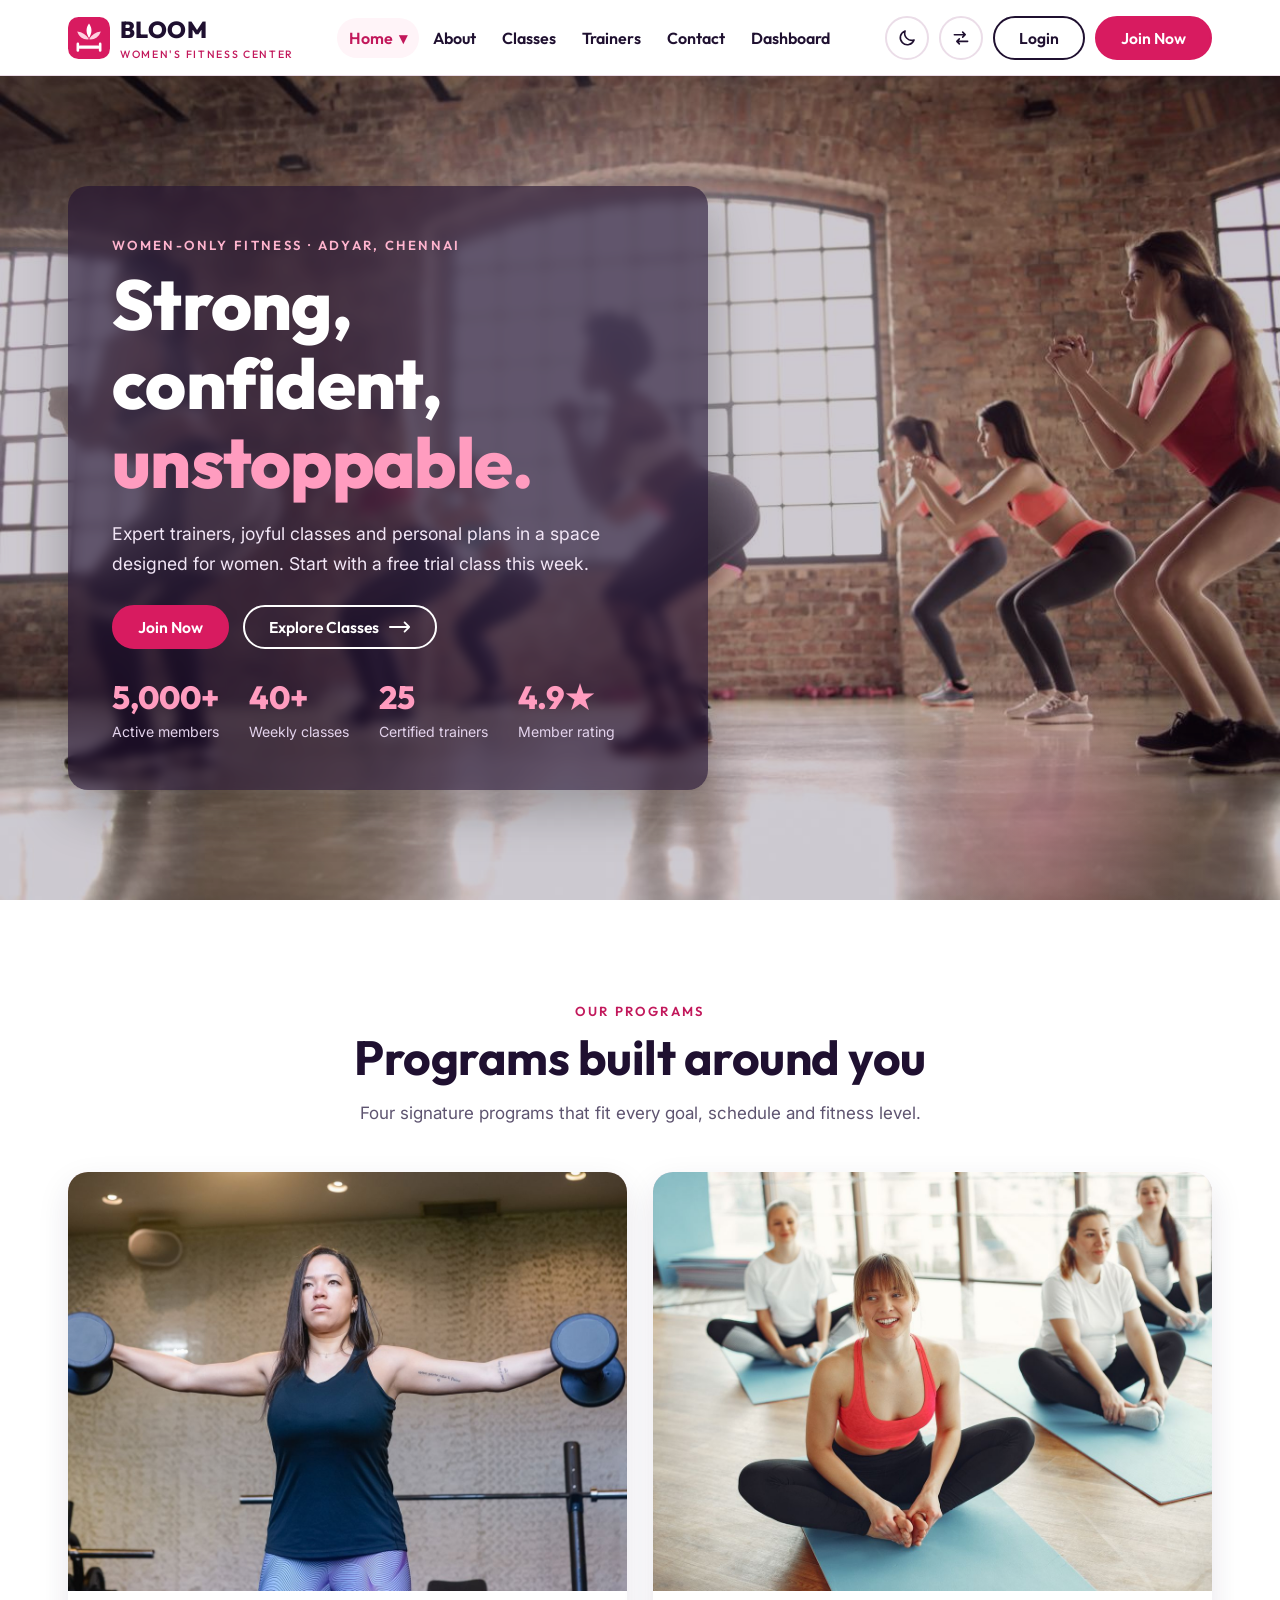
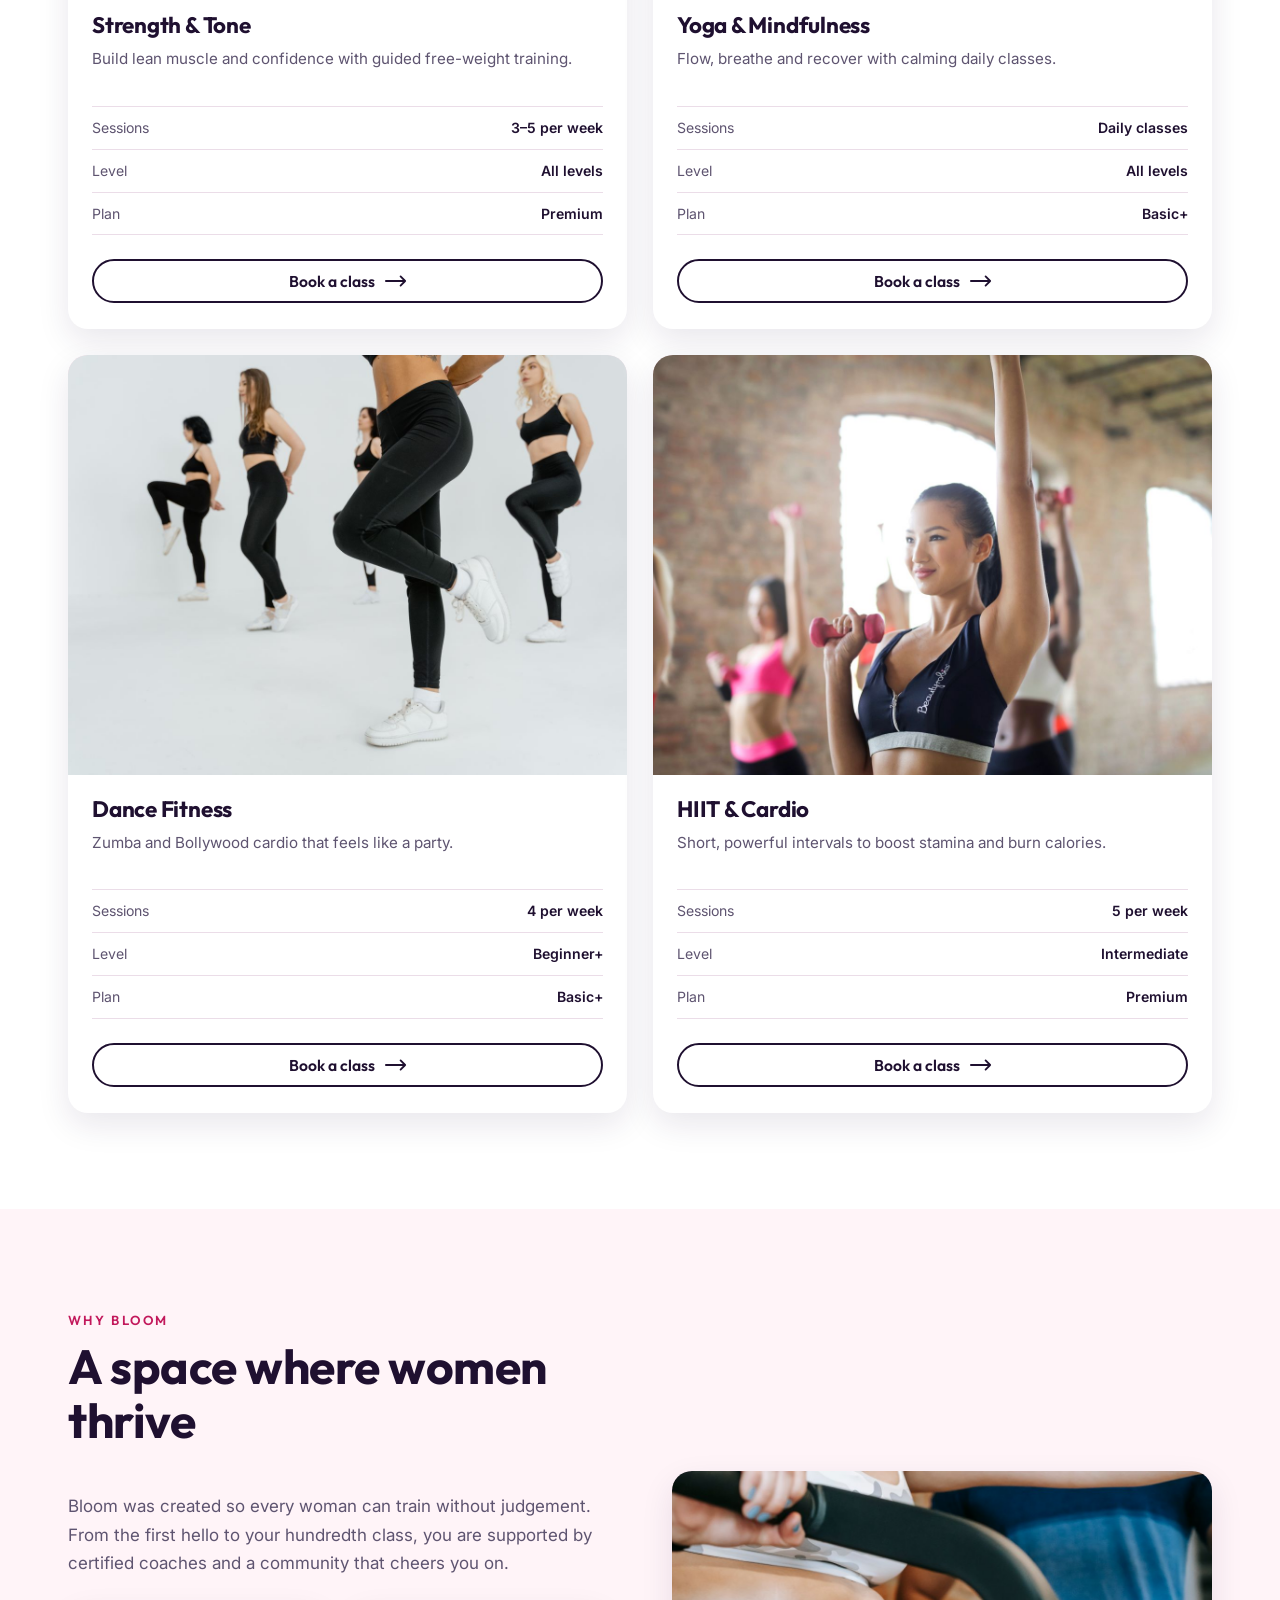
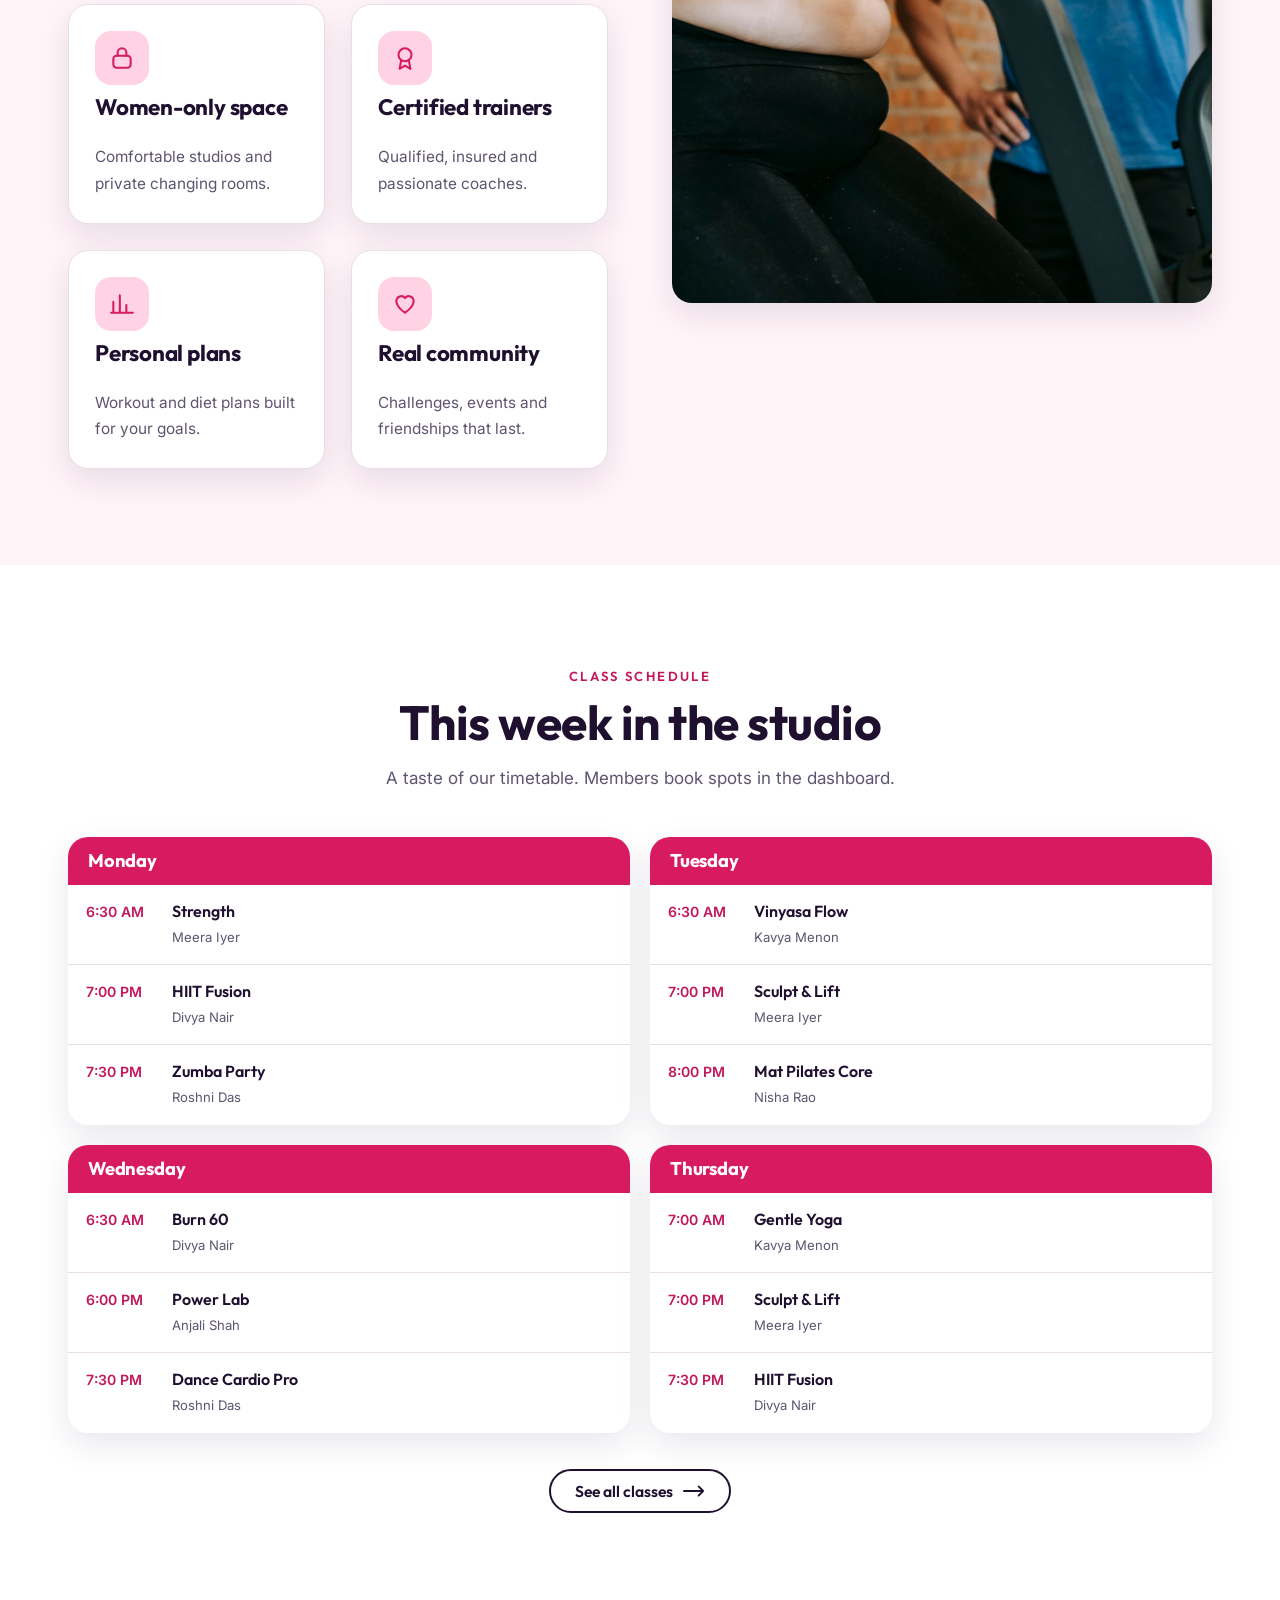
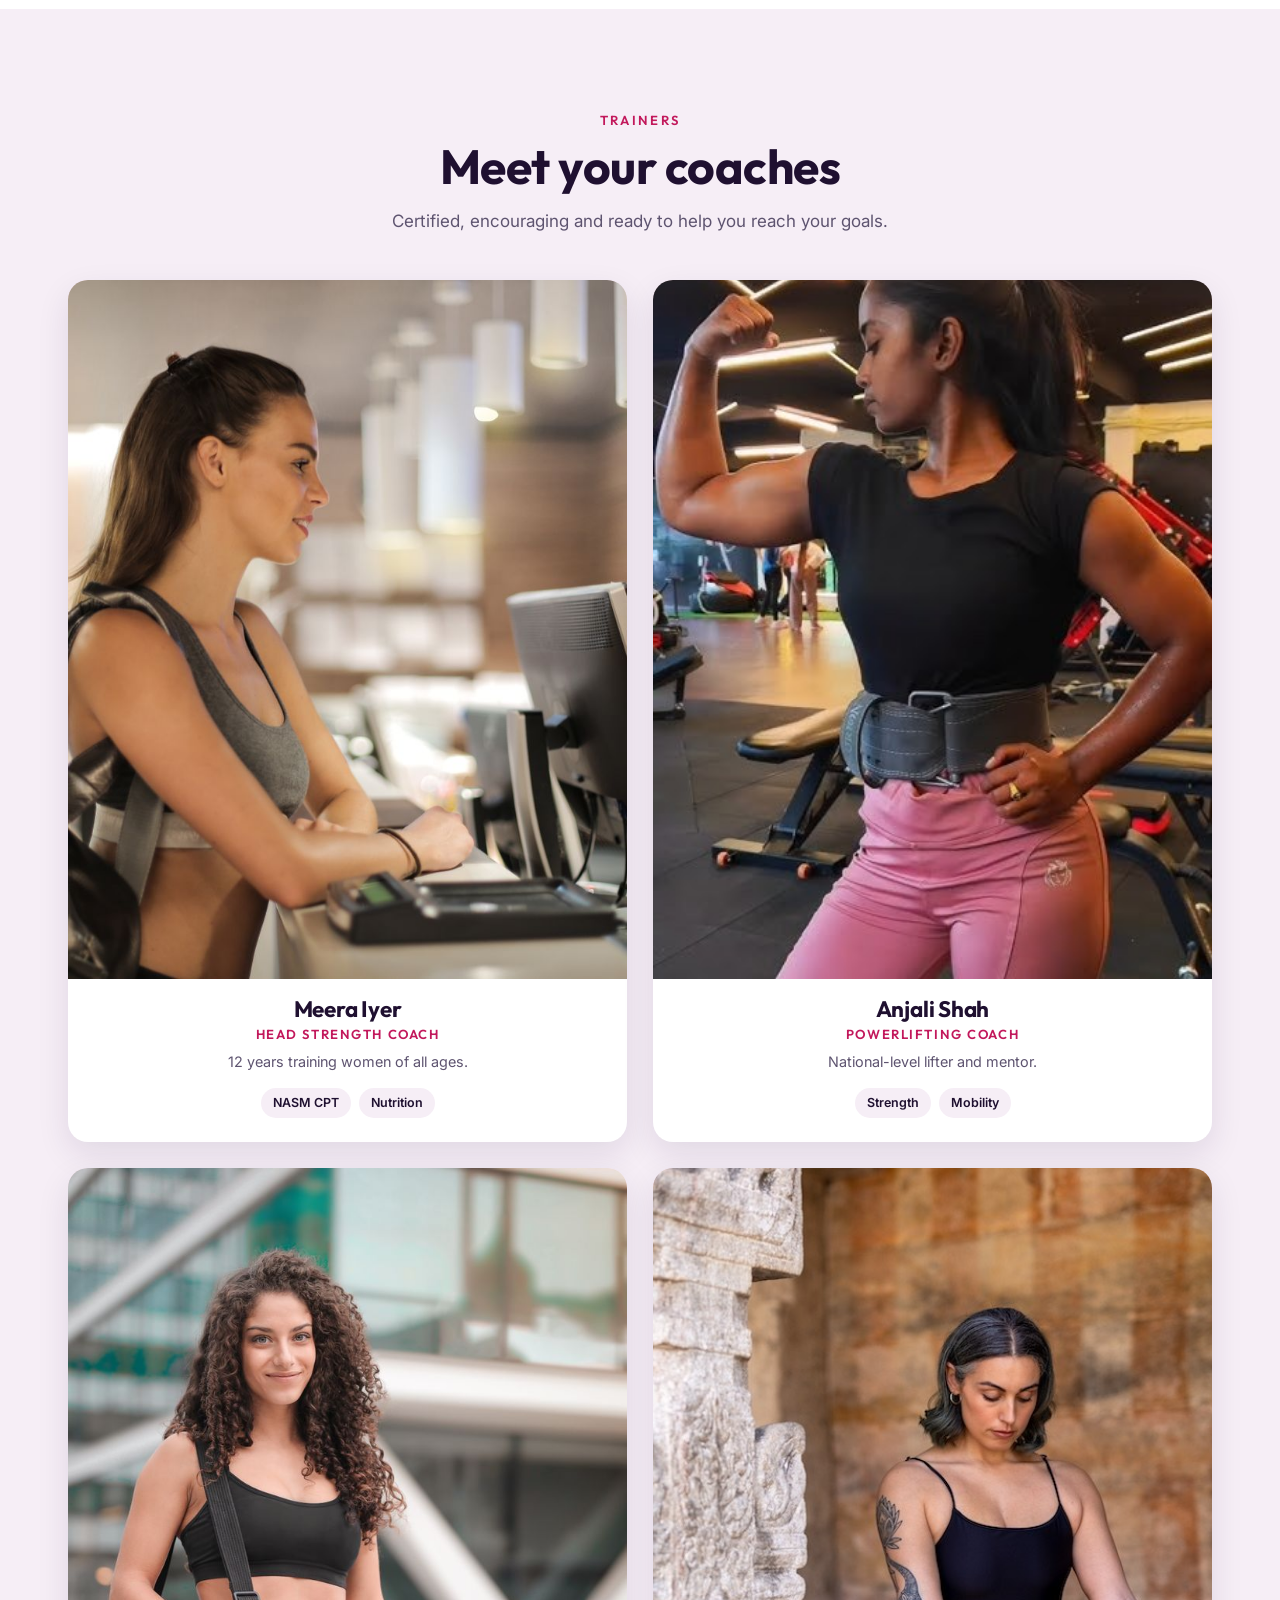
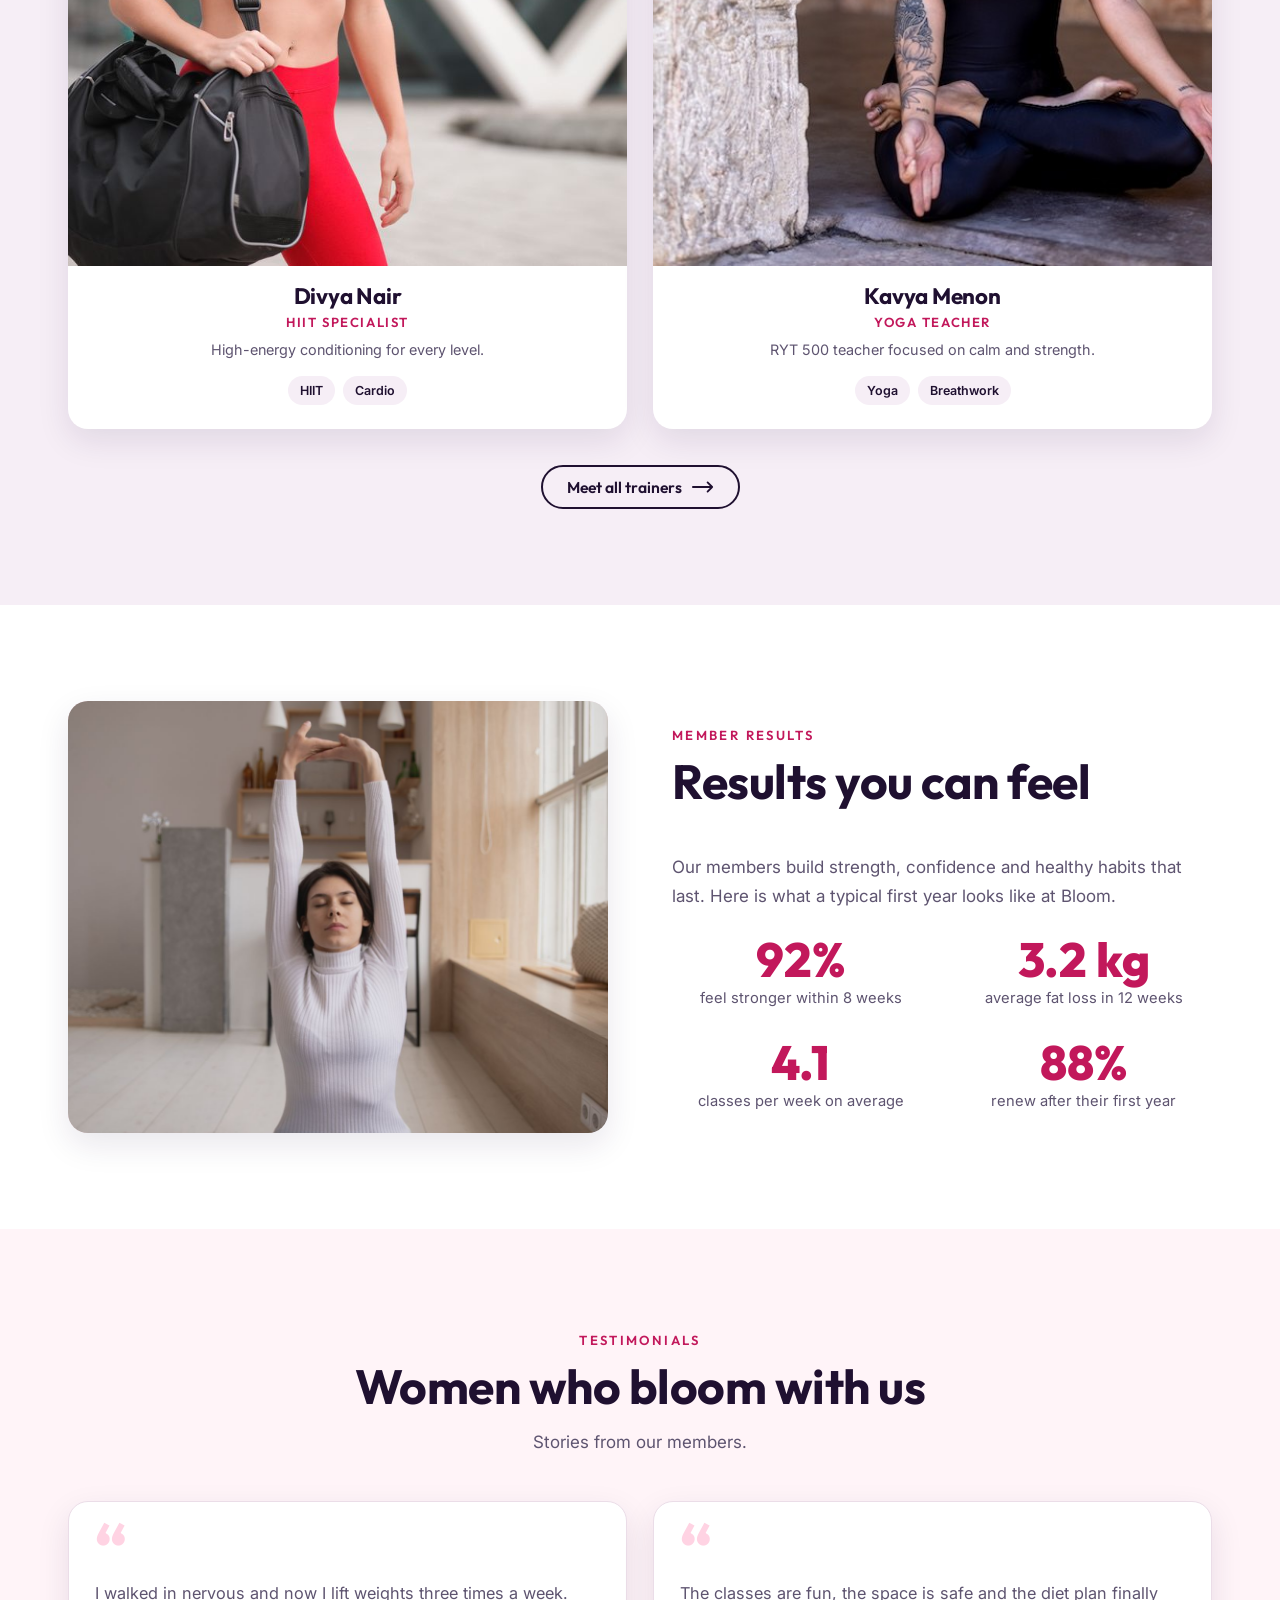
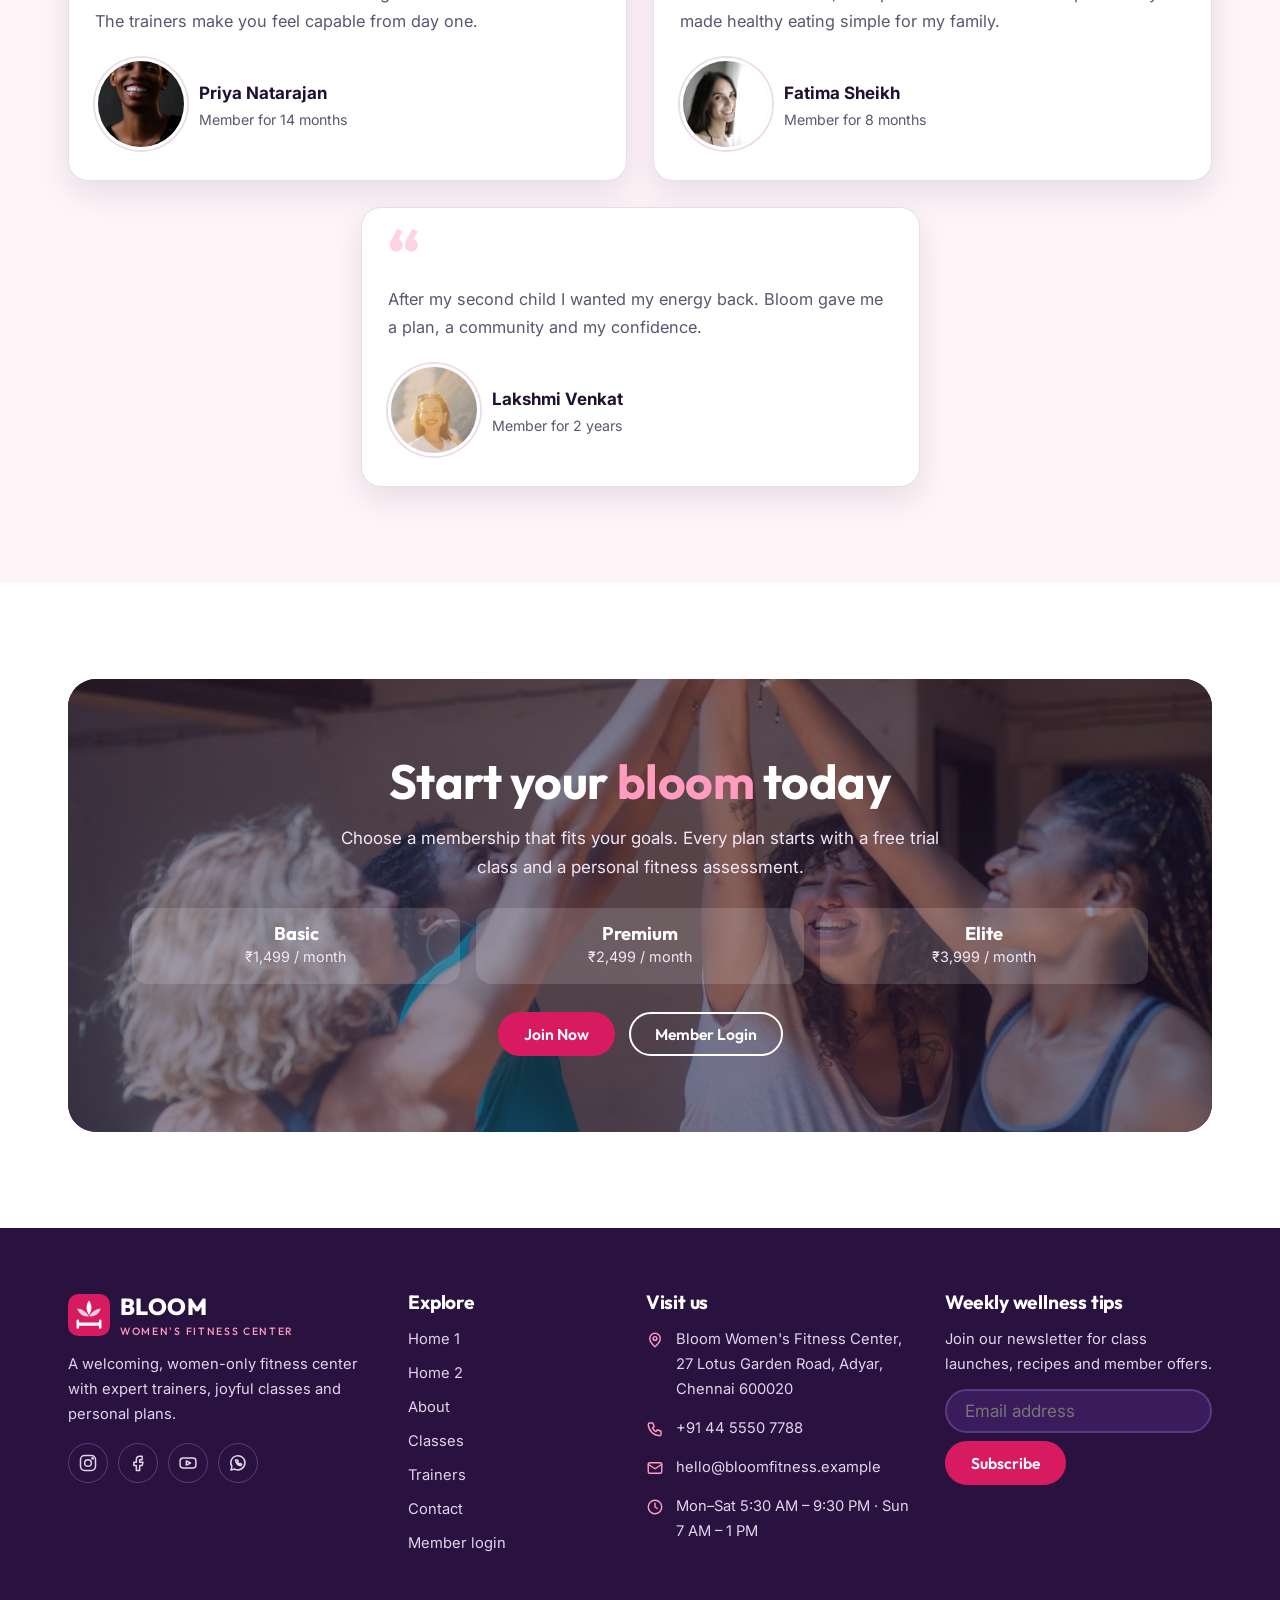
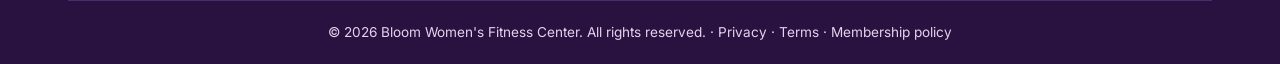
<file: index.html>
<!DOCTYPE html>
<html lang="en" dir="ltr">
  <head>
    <meta charset="utf-8">
    <meta name="viewport" content="width=device-width, initial-scale=1">
    <title>Women's Fitness Center in Chennai — Bloom Women's Fitness Center</title>
    <meta name="description" content="Bloom is a women-only fitness center in Chennai with expert trainers, joyful classes and a member dashboard.">
    <link rel="icon" type="image/svg+xml" href="assets/images/favicon.svg">
    <link rel="preconnect" href="https://fonts.googleapis.com">
    <link rel="preconnect" href="https://fonts.gstatic.com" crossorigin>
    <link href="https://fonts.googleapis.com/css2?family=Outfit:wght@500;600;700;800&family=Inter:wght@400;500;600&display=swap" rel="stylesheet">
    <link rel="stylesheet" href="assets/css/style.css">
    <script>
      try{var d=document.documentElement;d.dataset.theme=localStorage.getItem('theme')||'light';d.dir=localStorage.getItem('dir')||'ltr'}catch(e){}
    </script>
    <script defer src="assets/js/main.js"></script>
  </head>
  <body data-page="home1" data-layout="site">
    <div id="loader" role="status" aria-live="polite">
      <div class="ld">
        <svg viewBox="0 0 64 64" aria-hidden="true">
          <rect width="64" height="64" rx="16" fill="#D81B60"/>
          <path d="M32 10c5 7 5 14 0 22-5-8-5-15 0-22z" fill="#fff"/>
          <path d="M14 22c8 1 14 5 18 12-8 1-15-3-18-12zM50 22c-8 1-14 5-18 12 8 1 15-3 18-12z" fill="#FFD0E0"/>
          <path d="M18 46h28" stroke="#fff" stroke-width="5" stroke-linecap="round"/>
          <path d="M15 41v10M49 41v10" stroke="#fff" stroke-width="4" stroke-linecap="round"/>
        </svg>
        <b>BLOOM</b>
        <div class="ld-bar"><i></i></div>
        <span class="sr">Loading…</span>
      </div>
    </div>
    <noscript>
      <style>#loader{display:none}</style>
    </noscript>
    <div id="site-nav"></div>
    <main>
      <section class="hero">
        <div class="bgimg imgph" data-slot="img-01" aria-hidden="true"></div>
        <div class="wrap">
          <div class="hp">
            <span class="eyebrow">Women-only fitness · Adyar, Chennai</span>
            <h1>Strong, confident, <em>unstoppable.</em></h1>
            <p class="lead">
              Expert trainers, joyful classes and personal plans in a space designed for women. Start with a free trial class this week.
            </p>
            <div class="btns">
              <a class="btn btn-p" href="contact.html#join">Join Now</a>
              <a class="btn btn-w" href="classes.html">
                Explore Classes 
                <svg class="arr" viewBox="0 0 24 12" aria-hidden="true">
                  <path d="M1 6h21M17 1l5 5-5 5"/>
                </svg>
              </a>
            </div>
            <div class="hstats">
              <div><b>5,000+</b><span>Active members</span></div>
              <div><b>40+</b><span>Weekly classes</span></div>
              <div><b>25</b><span>Certified trainers</span></div>
              <div><b>4.9★</b><span>Member rating</span></div>
            </div>
          </div>
        </div>
      </section>
      <section class="sec ">
        <div class="wrap">
          <div class="head">
            <span class="eyebrow">Our programs</span>
            <h2>Programs built around you</h2>
            <p>Four signature programs that fit every goal, schedule and fitness level.</p>
          </div>
          <div class="grid g4">
            <article class="pc">
              <div class="ph">
                <div class="imgph" data-slot="img-02" data-alt="Woman lifting dumbbells during a strength workout" aria-hidden="true"></div>
              </div>
              <div class="lb">
                <h3>Strength & Tone</h3>
                <p>Build lean muscle and confidence with guided free-weight training.</p>
                <div class="facts">
                  <div><span>Sessions</span><b>3–5 per week</b></div>
                  <div><span>Level</span><b>All levels</b></div>
                  <div><span>Plan</span><b>Premium</b></div>
                </div>
                <a class="btn btn" href="dashboard.html#classes">
                  Book a class 
                  <svg class="arr" viewBox="0 0 24 12" aria-hidden="true">
                    <path d="M1 6h21M17 1l5 5-5 5"/>
                  </svg>
                </a>
              </div>
            </article>
            <article class="pc">
              <div class="ph">
                <div class="imgph" data-slot="img-03" data-alt="Women practicing yoga with an instructor" aria-hidden="true"></div>
              </div>
              <div class="lb">
                <h3>Yoga & Mindfulness</h3>
                <p>Flow, breathe and recover with calming daily classes.</p>
                <div class="facts">
                  <div><span>Sessions</span><b>Daily classes</b></div>
                  <div><span>Level</span><b>All levels</b></div>
                  <div><span>Plan</span><b>Basic+</b></div>
                </div>
                <a class="btn btn" href="dashboard.html#classes">
                  Book a class 
                  <svg class="arr" viewBox="0 0 24 12" aria-hidden="true">
                    <path d="M1 6h21M17 1l5 5-5 5"/>
                  </svg>
                </a>
              </div>
            </article>
            <article class="pc">
              <div class="ph">
                <div class="imgph" data-slot="img-04" data-alt="Group of women in black sportswear doing a dance fitness exercise" aria-hidden="true"></div>
              </div>
              <div class="lb">
                <h3>Dance Fitness</h3>
                <p>Zumba and Bollywood cardio that feels like a party.</p>
                <div class="facts">
                  <div><span>Sessions</span><b>4 per week</b></div>
                  <div><span>Level</span><b>Beginner+</b></div>
                  <div><span>Plan</span><b>Basic+</b></div>
                </div>
                <a class="btn btn" href="dashboard.html#classes">
                  Book a class 
                  <svg class="arr" viewBox="0 0 24 12" aria-hidden="true">
                    <path d="M1 6h21M17 1l5 5-5 5"/>
                  </svg>
                </a>
              </div>
            </article>
            <article class="pc">
              <div class="ph">
                <div class="imgph" data-slot="img-05" data-alt="Women exercising together in an industrial-style studio" aria-hidden="true"></div>
              </div>
              <div class="lb">
                <h3>HIIT & Cardio</h3>
                <p>Short, powerful intervals to boost stamina and burn calories.</p>
                <div class="facts">
                  <div><span>Sessions</span><b>5 per week</b></div>
                  <div><span>Level</span><b>Intermediate</b></div>
                  <div><span>Plan</span><b>Premium</b></div>
                </div>
                <a class="btn btn" href="dashboard.html#classes">
                  Book a class 
                  <svg class="arr" viewBox="0 0 24 12" aria-hidden="true">
                    <path d="M1 6h21M17 1l5 5-5 5"/>
                  </svg>
                </a>
              </div>
            </article>
          </div>
        </div>
      </section>
      <section class="sec alt">
        <div class="wrap">
          <div class="split">
            <div>
              <div class="head l">
                <span class="eyebrow">Why Bloom</span>
                <h2>A space where women thrive</h2>
              </div>
              <p>
                Bloom was created so every woman can train without judgement. From the first hello to your hundredth class, you are supported by certified coaches and a community that cheers you on.
              </p>
              <div class="grid g2" style="margin-top:26px">
                <div class="card">
                  <div class="ic">
                    <svg viewBox="0 0 24 24" aria-hidden="true">
                      <rect x="4" y="10" width="16" height="11" rx="3"/>
                      <path d="M8 10V7a4 4 0 0 1 8 0v3"/>
                    </svg>
                  </div>
                  <h3>Women-only space</h3>
                  <p>Comfortable studios and private changing rooms.</p>
                </div>
                <div class="card">
                  <div class="ic">
                    <svg viewBox="0 0 24 24" aria-hidden="true">
                      <circle cx="12" cy="9" r="6"/>
                      <path d="M8.5 14 7 22l5-3 5 3-1.5-8"/>
                    </svg>
                  </div>
                  <h3>Certified trainers</h3>
                  <p>Qualified, insured and passionate coaches.</p>
                </div>
                <div class="card">
                  <div class="ic">
                    <svg viewBox="0 0 24 24" aria-hidden="true">
                      <path d="M4 20V10M10 20V4M16 20v-7M22 20H2"/>
                    </svg>
                  </div>
                  <h3>Personal plans</h3>
                  <p>Workout and diet plans built for your goals.</p>
                </div>
                <div class="card">
                  <div class="ic">
                    <svg viewBox="0 0 24 24" aria-hidden="true">
                      <path d="M12 20s-8-5-8-11a4.5 4.5 0 0 1 8-2.5A4.5 4.5 0 0 1 20 9c0 6-8 11-8 11z"/>
                    </svg>
                  </div>
                  <h3>Real community</h3>
                  <p>Challenges, events and friendships that last.</p>
                </div>
              </div>
            </div>
            <div class="imgph" data-slot="img-06" data-alt="Woman doing strength training with a personal trainer in a gym" aria-hidden="true"></div>
          </div>
        </div>
      </section>
      <section class="sec ">
        <div class="wrap">
          <div class="head">
            <span class="eyebrow">Class schedule</span>
            <h2>This week in the studio</h2>
            <p>A taste of our timetable. Members book spots in the dashboard.</p>
          </div>
          <div class="week">
            <div class="day">
              <h3>Monday</h3>
              <div class="slots">
                <div class="slot">
                  <time>6:30 AM</time>
                  <div><b>Strength</b><span>Meera Iyer</span></div>
                </div>
                <div class="slot">
                  <time>7:00 PM</time>
                  <div><b>HIIT Fusion</b><span>Divya Nair</span></div>
                </div>
                <div class="slot">
                  <time>7:30 PM</time>
                  <div><b>Zumba Party</b><span>Roshni Das</span></div>
                </div>
              </div>
            </div>
            <div class="day">
              <h3>Tuesday</h3>
              <div class="slots">
                <div class="slot">
                  <time>6:30 AM</time>
                  <div><b>Vinyasa Flow</b><span>Kavya Menon</span></div>
                </div>
                <div class="slot">
                  <time>7:00 PM</time>
                  <div><b>Sculpt & Lift</b><span>Meera Iyer</span></div>
                </div>
                <div class="slot">
                  <time>8:00 PM</time>
                  <div><b>Mat Pilates Core</b><span>Nisha Rao</span></div>
                </div>
              </div>
            </div>
            <div class="day">
              <h3>Wednesday</h3>
              <div class="slots">
                <div class="slot">
                  <time>6:30 AM</time>
                  <div><b>Burn 60</b><span>Divya Nair</span></div>
                </div>
                <div class="slot">
                  <time>6:00 PM</time>
                  <div><b>Power Lab</b><span>Anjali Shah</span></div>
                </div>
                <div class="slot">
                  <time>7:30 PM</time>
                  <div><b>Dance Cardio Pro</b><span>Roshni Das</span></div>
                </div>
              </div>
            </div>
            <div class="day">
              <h3>Thursday</h3>
              <div class="slots">
                <div class="slot">
                  <time>7:00 AM</time>
                  <div><b>Gentle Yoga</b><span>Kavya Menon</span></div>
                </div>
                <div class="slot">
                  <time>7:00 PM</time>
                  <div><b>Sculpt & Lift</b><span>Meera Iyer</span></div>
                </div>
                <div class="slot">
                  <time>7:30 PM</time>
                  <div><b>HIIT Fusion</b><span>Divya Nair</span></div>
                </div>
              </div>
            </div>
          </div>
          <div class="btns" style="justify-content:center;margin-top:36px">
            <a class="btn btn" href="classes.html">
              See all classes 
              <svg class="arr" viewBox="0 0 24 12" aria-hidden="true">
                <path d="M1 6h21M17 1l5 5-5 5"/>
              </svg>
            </a>
          </div>
        </div>
      </section>
      <section class="sec alt2">
        <div class="wrap">
          <div class="head">
            <span class="eyebrow">Trainers</span>
            <h2>Meet your coaches</h2>
            <p>Certified, encouraging and ready to help you reach your goals.</p>
          </div>
          <div class="grid g4">
            <article class="tc">
              <div class="imgph" data-slot="img-07" data-alt="Confident woman in activewear standing in a gym" aria-hidden="true"></div>
              <div class="lb">
                <h3>Meera Iyer</h3>
                <span class="role">Head strength coach</span>
                <p>12 years training women of all ages.</p>
                <div class="chips"><span class="chip">NASM CPT</span><span class="chip">Nutrition</span></div>
              </div>
            </article>
            <article class="tc">
              <div class="imgph" data-slot="img-08" data-alt="Strong woman posing with arms crossed after a workout" aria-hidden="true"></div>
              <div class="lb">
                <h3>Anjali Shah</h3>
                <span class="role">Powerlifting coach</span>
                <p>National-level lifter and mentor.</p>
                <div class="chips"><span class="chip">Strength</span><span class="chip">Mobility</span></div>
              </div>
            </article>
            <article class="tc">
              <div class="imgph" data-slot="img-09" data-alt="Woman in sportswear standing confidently in a gym" aria-hidden="true"></div>
              <div class="lb">
                <h3>Divya Nair</h3>
                <span class="role">HIIT specialist</span>
                <p>High-energy conditioning for every level.</p>
                <div class="chips"><span class="chip">HIIT</span><span class="chip">Cardio</span></div>
              </div>
            </article>
            <article class="tc">
              <div class="imgph" data-slot="img-10" data-alt="Woman flexing during a strength training session" aria-hidden="true"></div>
              <div class="lb">
                <h3>Kavya Menon</h3>
                <span class="role">Yoga teacher</span>
                <p>RYT 500 teacher focused on calm and strength.</p>
                <div class="chips"><span class="chip">Yoga</span><span class="chip">Breathwork</span></div>
              </div>
            </article>
          </div>
          <div class="btns" style="justify-content:center;margin-top:36px">
            <a class="btn btn" href="trainers.html">
              Meet all trainers 
              <svg class="arr" viewBox="0 0 24 12" aria-hidden="true">
                <path d="M1 6h21M17 1l5 5-5 5"/>
              </svg>
            </a>
          </div>
        </div>
      </section>
      <section class="sec ">
        <div class="wrap">
          <div class="split rev">
            <div>
              <div class="head l">
                <span class="eyebrow">Member results</span>
                <h2>Results you can feel</h2>
              </div>
              <p>
                Our members build strength, confidence and healthy habits that last. Here is what a typical first year looks like at Bloom.
              </p>
              <div class="grid g2" style="margin-top:24px">
                <div class="stat"><b>92%</b><span>feel stronger within 8 weeks</span></div>
                <div class="stat"><b>3.2 kg</b><span>average fat loss in 12 weeks</span></div>
                <div class="stat"><b>4.1</b><span>classes per week on average</span></div>
                <div class="stat"><b>88%</b><span>renew after their first year</span></div>
              </div>
            </div>
            <div class="imgph" data-slot="img-11" data-alt="Woman stretching in a bright minimalist studio" aria-hidden="true"></div>
          </div>
        </div>
      </section>
      <section class="sec alt">
        <div class="wrap">
          <div class="head">
            <span class="eyebrow">Testimonials</span>
            <h2>Women who bloom with us</h2>
            <p>Stories from our members.</p>
          </div>
          <div class="grid ">
            <div class="card qc">
              <span class="qm">“</span>
              <p>
                I walked in nervous and now I lift weights three times a week. The trainers make you feel capable from day one.
              </p>
              <div class="who">
                <span class="av pic imgph" data-slot="img-12"></span>
                <div><b>Priya Natarajan</b><small>Member for 14 months</small></div>
              </div>
            </div>
            <div class="card qc">
              <span class="qm">“</span>
              <p>
                The classes are fun, the space is safe and the diet plan finally made healthy eating simple for my family.
              </p>
              <div class="who">
                <span class="av pic imgph" data-slot="img-13"></span>
                <div><b>Fatima Sheikh</b><small>Member for 8 months</small></div>
              </div>
            </div>
            <div class="card qc">
              <span class="qm">“</span>
              <p>
                After my second child I wanted my energy back. Bloom gave me a plan, a community and my confidence.
              </p>
              <div class="who">
                <span class="av pic imgph" data-slot="img-14"></span>
                <div><b>Lakshmi Venkat</b><small>Member for 2 years</small></div>
              </div>
            </div>
          </div>
        </div>
      </section>
      <section class="sec ">
        <div class="wrap">
          <div class="cta">
            <div class="bgimg imgph" data-slot="img-15" aria-hidden="true"></div>
            <h2>Start your <em>bloom</em>  today</h2>
            <p>
              Choose a membership that fits your goals. Every plan starts with a free trial class and a personal fitness assessment.
            </p>
            <div class="mini">
              <div><b>Basic</b> ₹1,499 / month</div>
              <div><b>Premium</b> ₹2,499 / month</div>
              <div><b>Elite</b> ₹3,999 / month</div>
            </div>
            <div class="btns">
              <a class="btn btn-p" href="contact.html#join">Join Now</a>
              <a class="btn btn-w" href="login.html">Member Login</a>
            </div>
          </div>
        </div>
      </section>
    </main>
    <div id="site-footer"></div>
  </body>
</html>
</file>
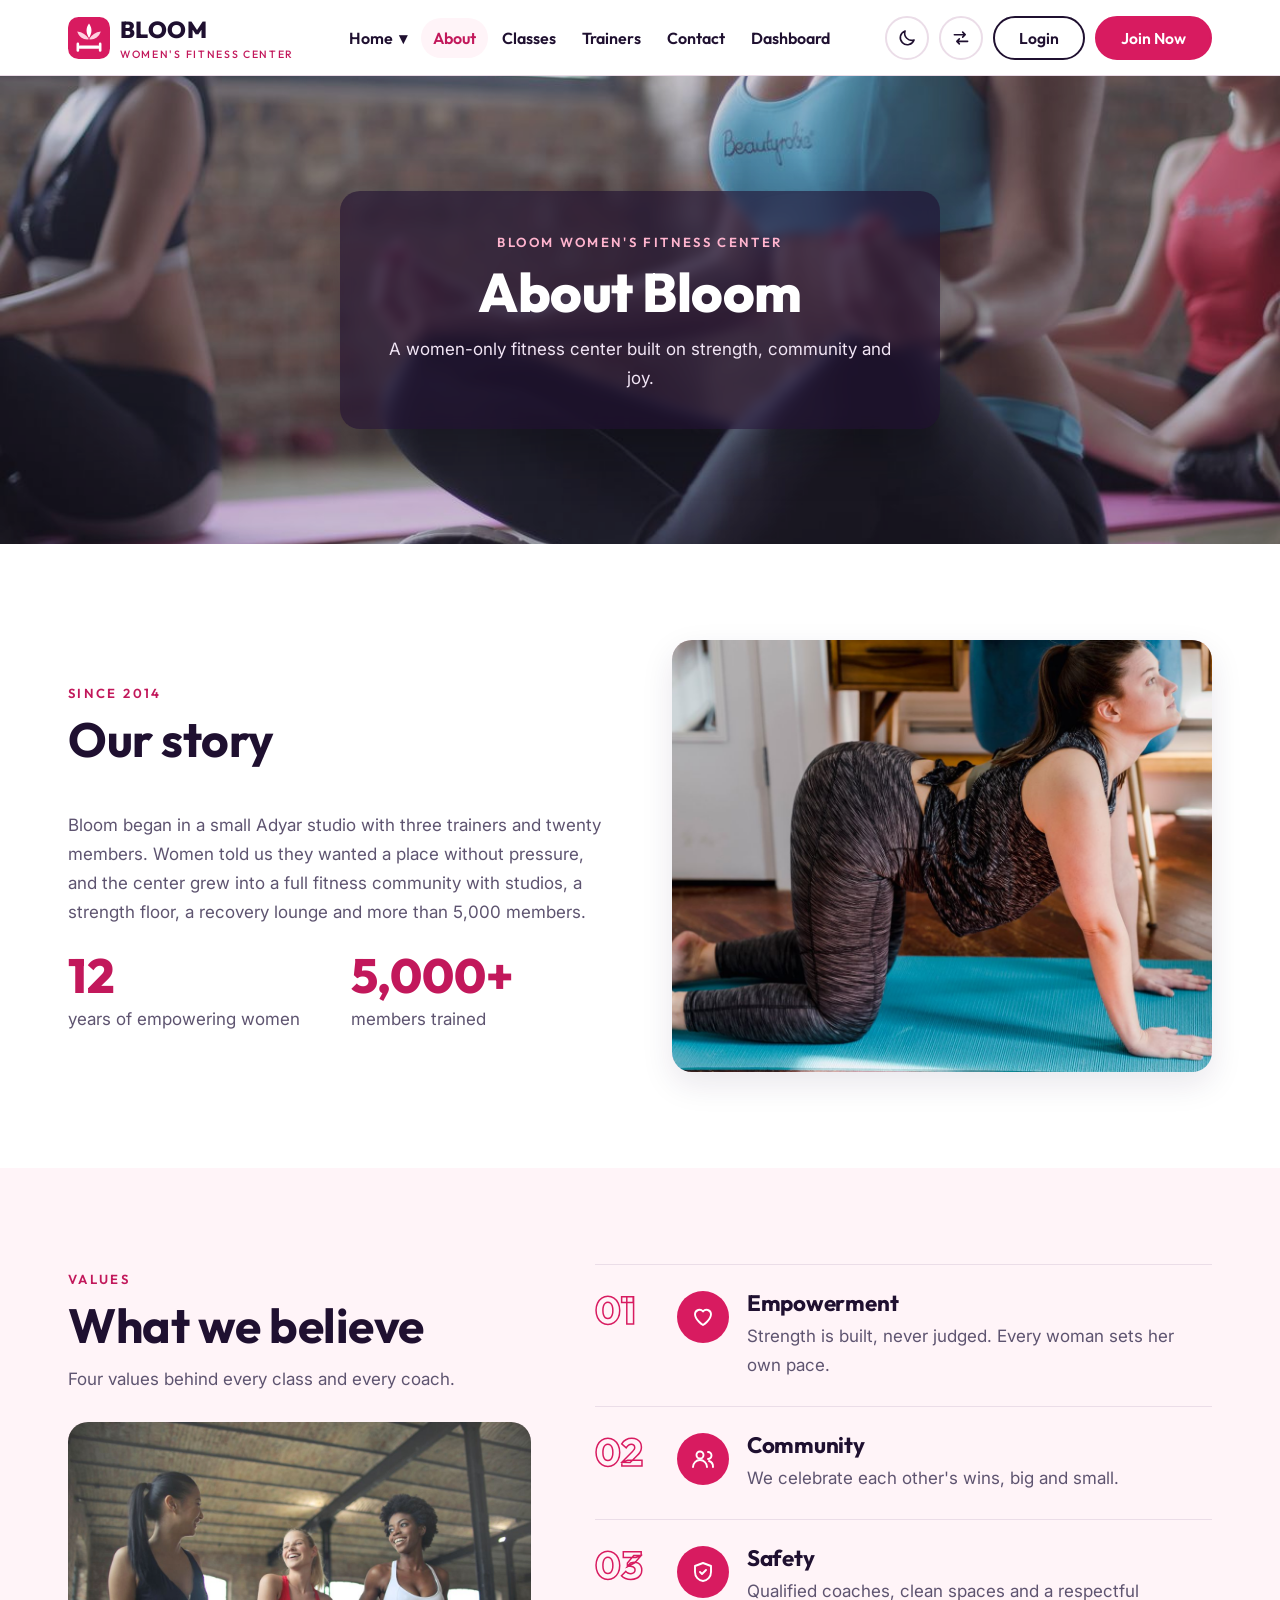
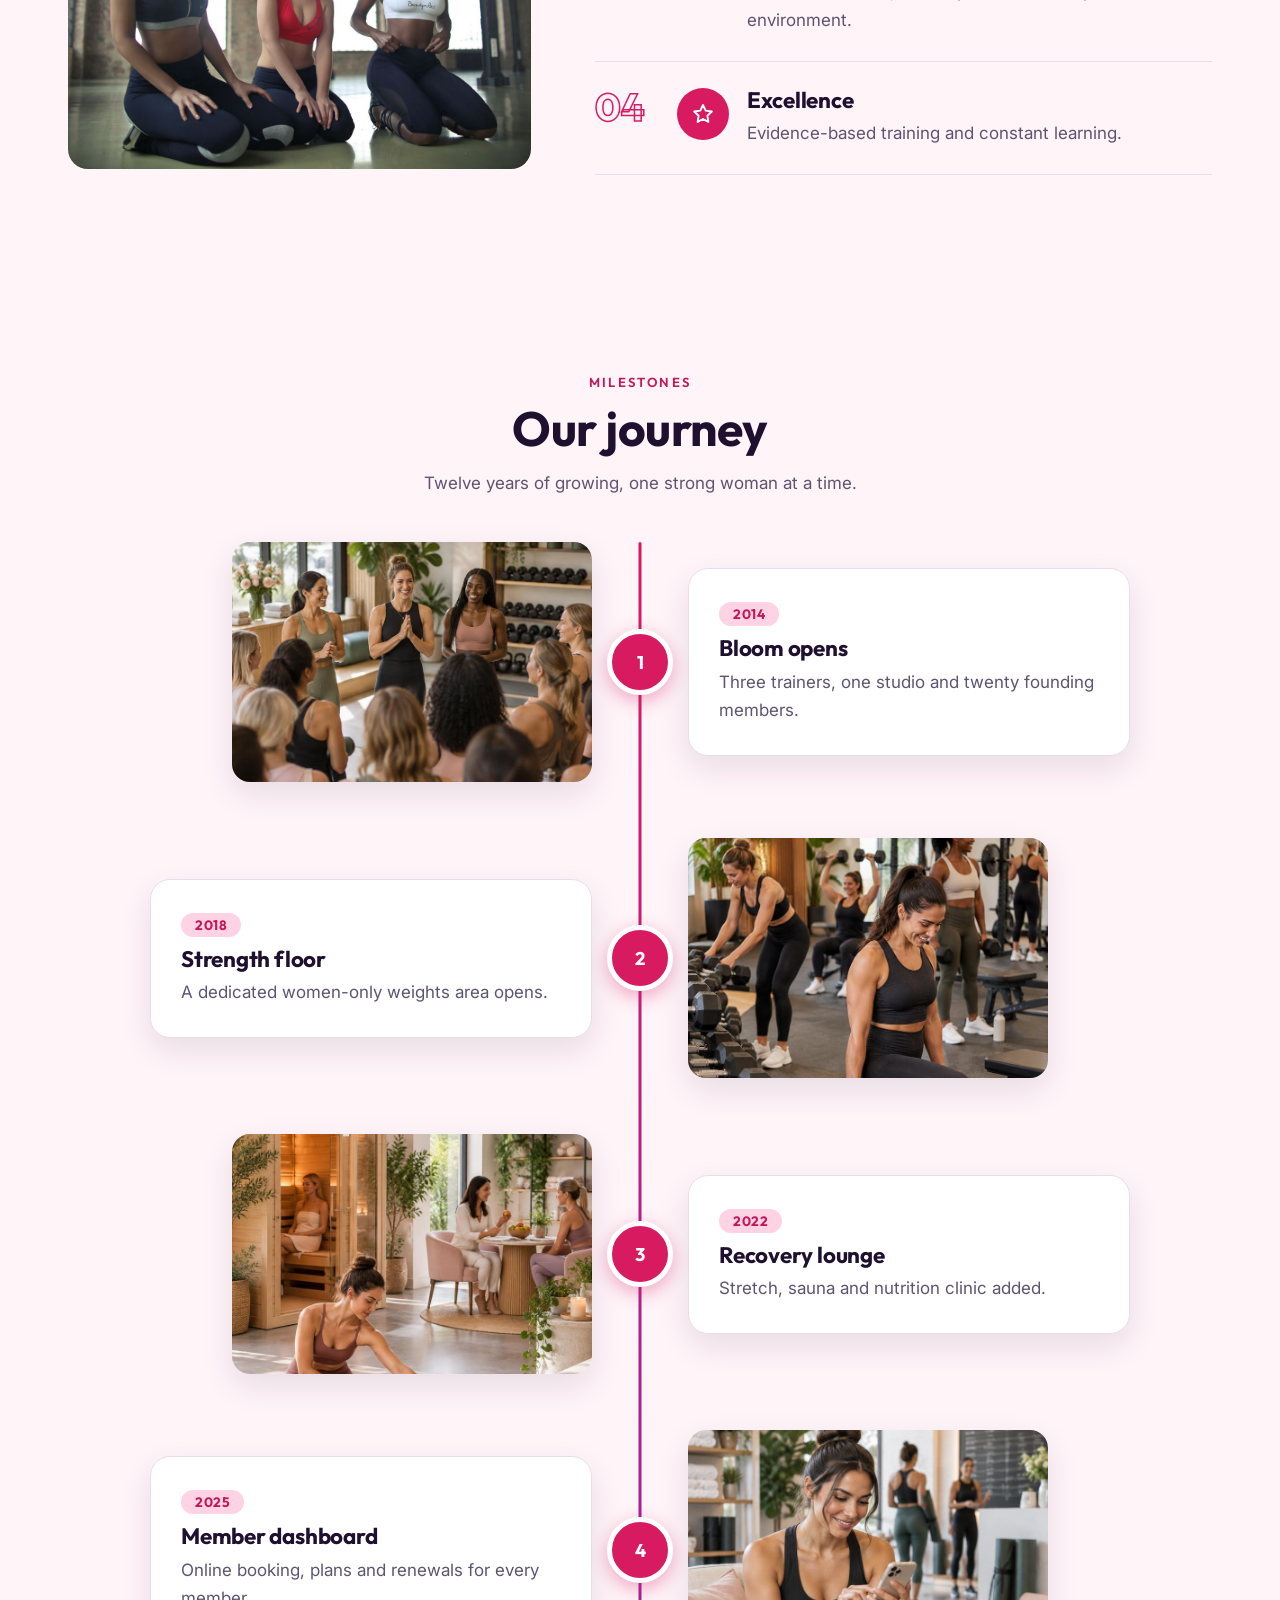
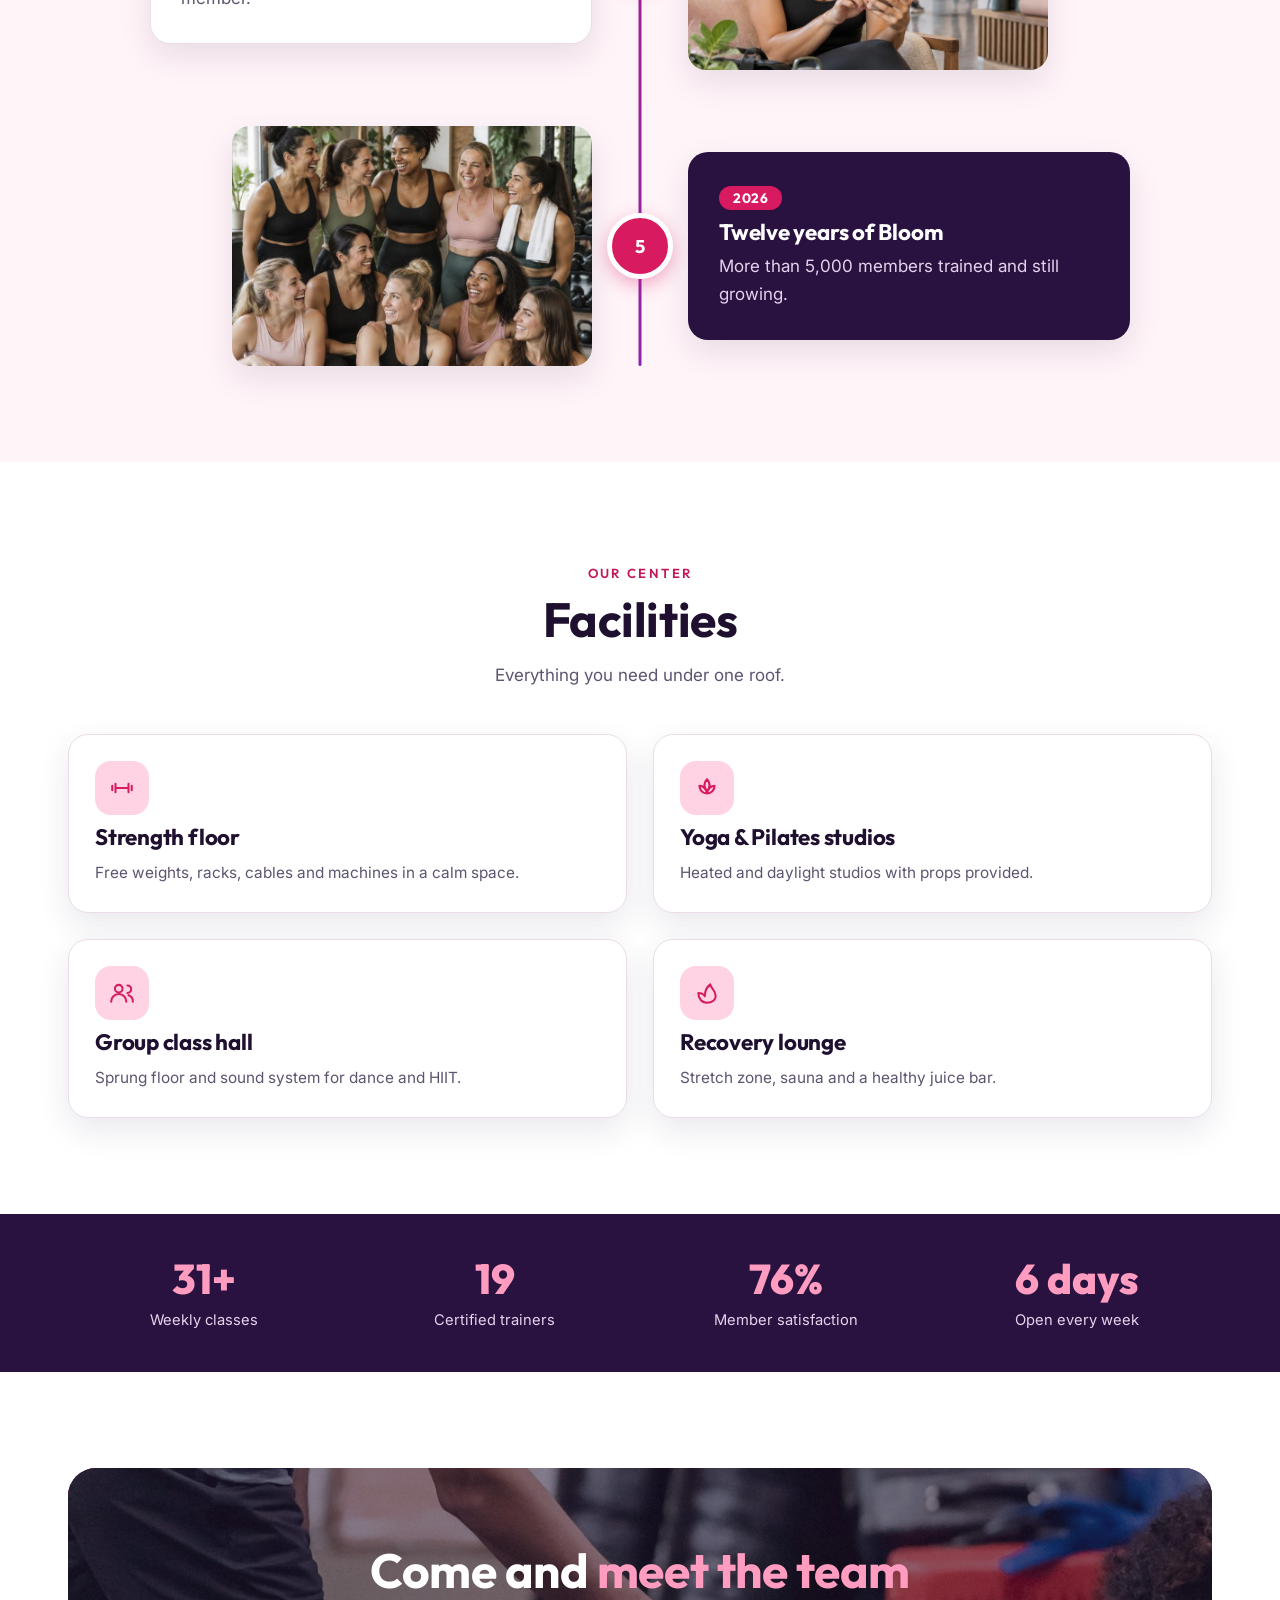
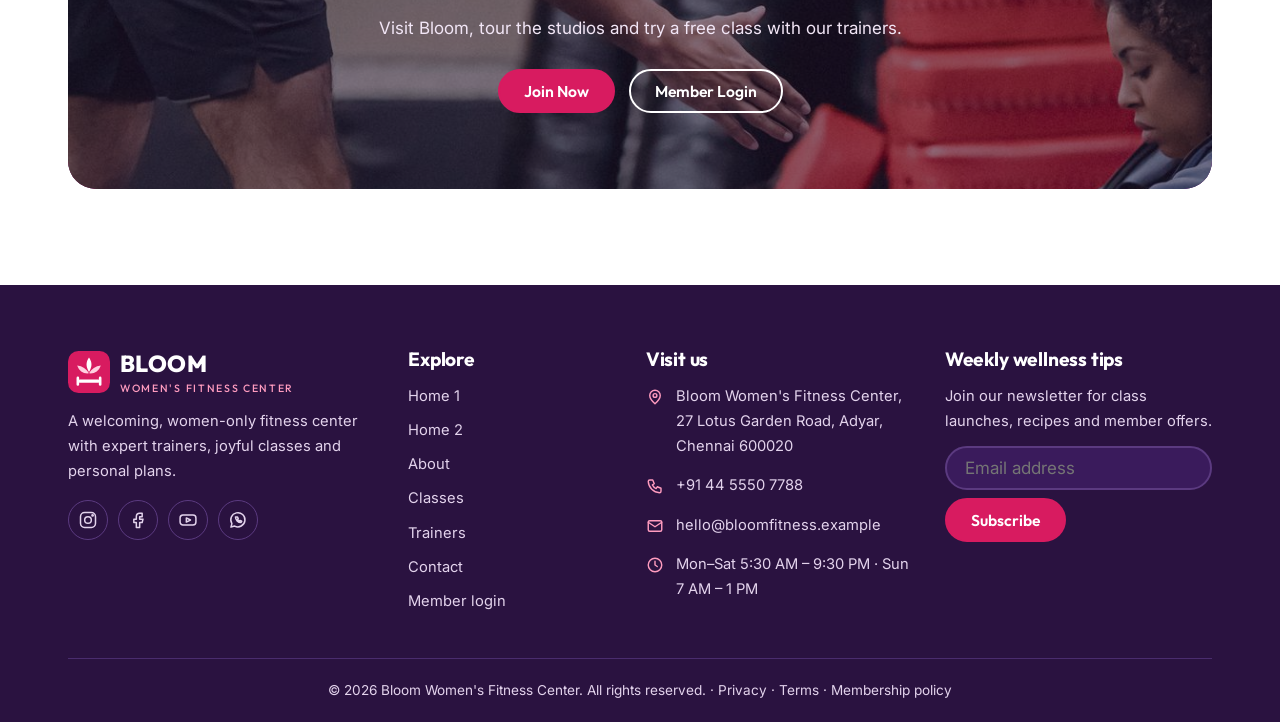
<file: about.html>
<!DOCTYPE html>
<html lang="en" dir="ltr">
  <head>
    <meta charset="utf-8">
    <meta name="viewport" content="width=device-width, initial-scale=1">
    <title>About — Bloom Women's Fitness Center</title>
    <meta name="description" content="About Bloom Women's Fitness Center.">
    <link rel="icon" type="image/svg+xml" href="assets/images/favicon.svg">
    <link rel="preconnect" href="https://fonts.googleapis.com">
    <link rel="preconnect" href="https://fonts.gstatic.com" crossorigin>
    <link href="https://fonts.googleapis.com/css2?family=Outfit:wght@500;600;700;800&family=Inter:wght@400;500;600&display=swap" rel="stylesheet">
    <link rel="stylesheet" href="assets/css/style.css">
    <script>
      try{var d=document.documentElement;d.dataset.theme=localStorage.getItem('theme')||'light';d.dir=localStorage.getItem('dir')||'ltr'}catch(e){}
    </script>
    <script defer src="assets/js/main.js"></script>
  </head>
  <body data-page="about" data-layout="site">
    <div id="loader" role="status" aria-live="polite">
      <div class="ld">
        <svg viewBox="0 0 64 64" aria-hidden="true">
          <rect width="64" height="64" rx="16" fill="#D81B60"/>
          <path d="M32 10c5 7 5 14 0 22-5-8-5-15 0-22z" fill="#fff"/>
          <path d="M14 22c8 1 14 5 18 12-8 1-15-3-18-12zM50 22c-8 1-14 5-18 12 8 1 15-3 18-12z" fill="#FFD0E0"/>
          <path d="M18 46h28" stroke="#fff" stroke-width="5" stroke-linecap="round"/>
          <path d="M15 41v10M49 41v10" stroke="#fff" stroke-width="4" stroke-linecap="round"/>
        </svg>
        <b>BLOOM</b>
        <div class="ld-bar"><i></i></div>
        <span class="sr">Loading…</span>
      </div>
    </div>
    <noscript>
      <style>#loader{display:none}</style>
    </noscript>
    <div id="site-nav"></div>
    <main>
      <section class="phero">
        <div class="bgimg imgph" data-slot="img-27" aria-hidden="true"></div>
        <div class="wrap">
          <div class="hp">
            <span class="eyebrow">Bloom Women's Fitness Center</span>
            <h1>About Bloom</h1>
            <p class="sub">A women-only fitness center built on strength, community and joy.</p>
          </div>
        </div>
      </section>
      <section class="sec ">
        <div class="wrap">
          <div class="split">
            <div>
              <div class="head l">
                <span class="eyebrow">Since 2014</span>
                <h2>Our story</h2>
              </div>
              <p>
                Bloom began in a small Adyar studio with three trainers and twenty members. Women told us they wanted a place without pressure, and the center grew into a full fitness community with studios, a strength floor, a recovery lounge and more than 5,000 members.
              </p>
              <div class="grid g2" style="margin-top:24px">
                <div>
                  <div class="big">12</div>
                  <p style="margin-top:6px">years of empowering women</p>
                </div>
                <div>
                  <div class="big">5,000+</div>
                  <p style="margin-top:6px">members trained</p>
                </div>
              </div>
            </div>
            <div class="imgph" data-slot="img-28" data-alt="Serene woman in a yoga pose in a calm studio" aria-hidden="true"></div>
          </div>
        </div>
      </section>
      <section class="sec alt">
        <div class="wrap">
          <div class="vsplit">
            <div class="vhead">
              <span class="eyebrow">Values</span>
              <h2>What we believe</h2>
              <p>Four values behind every class and every coach.</p>
              <div class="vimg imgph" data-slot="img-29"></div>
            </div>
            <ol class="vlist"><li class="vitem"><span class="vnum">01</span><div class="vic"><svg viewBox="0 0 24 24" aria-hidden="true">
                  <path d="M12 20s-8-5-8-11a4.5 4.5 0 0 1 8-2.5A4.5 4.5 0 0 1 20 9c0 6-8 11-8 11z"/>
                </svg></div><div><h3>Empowerment</h3><p>Strength is built, never judged. Every woman sets her own pace.</p></div></li><li class="vitem"><span class="vnum">02</span><div class="vic"><svg viewBox="0 0 24 24" aria-hidden="true">
                  <circle cx="9" cy="8" r="3.5"/>
                  <path d="M2 20a7 7 0 0 1 14 0M17 5a3.5 3.5 0 0 1 0 7M18 14a6 6 0 0 1 4 6"/>
                </svg></div><div><h3>Community</h3><p>We celebrate each other's wins, big and small.</p></div></li><li class="vitem"><span class="vnum">03</span><div class="vic"><svg viewBox="0 0 24 24" aria-hidden="true">
                  <path d="M12 3 20 6v6c0 5-3.5 8.5-8 9-4.5-.5-8-4-8-9V6z"/>
                  <path d="m9 12 2 2 4-4"/>
                </svg></div><div><h3>Safety</h3><p>Qualified coaches, clean spaces and a respectful environment.</p></div></li><li class="vitem"><span class="vnum">04</span><div class="vic"><svg viewBox="0 0 24 24" aria-hidden="true">
                  <path d="M12 3l2.7 5.6 6.1.9-4.4 4.3 1 6.1L12 17l-5.4 2.9 1-6.1L3.2 9.5l6.1-.9z"/>
                </svg></div><div><h3>Excellence</h3><p>Evidence-based training and constant learning.</p></div></li></ol>
          </div>
        </div>
      </section>
      <section class="sec alt jr-sec">
        <div class="wrap">
          <div class="head">
            <span class="eyebrow">Milestones</span>
            <h2>Our journey</h2>
            <p>Twelve years of growing, one strong woman at a time.</p>
          </div>
          <ol class="jr">
            <li>
              <div class="jp"><img src="assets/images/journey/journey-1.jpg" alt="Bloom coaches welcoming members to a class" loading="lazy" width="800" height="1000"></div>
              <div class="jt"><span class="jy">2014</span><h3>Bloom opens</h3><p>Three trainers, one studio and twenty founding members.</p></div>
            </li>
            <li>
              <div class="jp"><img src="assets/images/journey/journey-2.jpg" alt="Women training on the strength floor" loading="lazy" width="800" height="1000"></div>
              <div class="jt"><span class="jy">2018</span><h3>Strength floor</h3><p>A dedicated women-only weights area opens.</p></div>
            </li>
            <li>
              <div class="jp"><img src="assets/images/journey/journey-3.jpg" alt="Recovery lounge with sauna and stretch area" loading="lazy" width="800" height="1000"></div>
              <div class="jt"><span class="jy">2022</span><h3>Recovery lounge</h3><p>Stretch, sauna and nutrition clinic added.</p></div>
            </li>
            <li>
              <div class="jp"><img src="assets/images/journey/journey-4.jpg" alt="Member checking bookings on the Bloom dashboard" loading="lazy" width="800" height="1000"></div>
              <div class="jt"><span class="jy">2025</span><h3>Member dashboard</h3><p>Online booking, plans and renewals for every member.</p></div>
            </li>
            <li>
              <div class="jp"><img src="assets/images/journey/journey-5.jpg" alt="Bloom members laughing together after a class" loading="lazy" width="800" height="1000"></div>
              <div class="jt"><span class="jy">2026</span><h3>Twelve years of Bloom</h3><p>More than 5,000 members trained and still growing.</p></div>
            </li>
          </ol>
        </div>
      </section>
      <section class="sec ">
        <div class="wrap">
          <div class="head">
            <span class="eyebrow">Our center</span>
            <h2>Facilities</h2>
            <p>Everything you need under one roof.</p>
          </div>
          <div class="grid g4 fgrid">
            <div class="card">
              <div class="ic">
                <svg viewBox="0 0 24 24" aria-hidden="true">
                  <path d="M6 8v8M18 8v8M3 10v4M21 10v4M6 12h12"/>
                </svg>
              </div>
              <h3>Strength floor</h3>
              <p>Free weights, racks, cables and machines in a calm space.</p>
            </div>
            <div class="card">
              <div class="ic">
                <svg viewBox="0 0 24 24" aria-hidden="true">
                  <path d="M12 4c3 3 3 7 0 11-3-4-3-8 0-11zM5 10c4 0 6 3 7 7-4 0-7-3-7-7zM19 10c-4 0-6 3-7 7 4 0 7-3 7-7z"/>
                </svg>
              </div>
              <h3>Yoga & Pilates studios</h3>
              <p>Heated and daylight studios with props provided.</p>
            </div>
            <div class="card">
              <div class="ic">
                <svg viewBox="0 0 24 24" aria-hidden="true">
                  <circle cx="9" cy="8" r="3.5"/>
                  <path d="M2 20a7 7 0 0 1 14 0M17 5a3.5 3.5 0 0 1 0 7M18 14a6 6 0 0 1 4 6"/>
                </svg>
              </div>
              <h3>Group class hall</h3>
              <p>Sprung floor and sound system for dance and HIIT.</p>
            </div>
            <div class="card">
              <div class="ic">
                <svg viewBox="0 0 24 24" aria-hidden="true">
                  <path d="M12 21c-5 0-8-4-8-9 3 0 5 1 6 3 0-4 1-8 5-11 1 5 5 5 5 11 0 3-3 6-8 6z"/>
                </svg>
              </div>
              <h3>Recovery lounge</h3>
              <p>Stretch zone, sauna and a healthy juice bar.</p>
            </div>
          </div>
        </div>
      </section>
      <section class="band dk">
        <div class="wrap">
          <div><b>40+</b><span>Weekly classes</span></div>
          <div><b>25</b><span>Certified trainers</span></div>
          <div><b>98%</b><span>Member satisfaction</span></div>
          <div><b>6 days</b><span>Open every week</span></div>
        </div>
      </section>
      <section class="sec ">
        <div class="wrap">
          <div class="cta">
            <div class="bgimg imgph" data-slot="img-31" aria-hidden="true"></div>
            <h2>Come and <em>meet the team</em></h2>
            <p>Visit Bloom, tour the studios and try a free class with our trainers.</p>
            <div class="btns">
              <a class="btn btn-p" href="contact.html#join">Join Now</a>
              <a class="btn btn-w" href="login.html">Member Login</a>
            </div>
          </div>
        </div>
      </section>
    </main>
    <div id="site-footer"></div>
  </body>
</html>
</file>
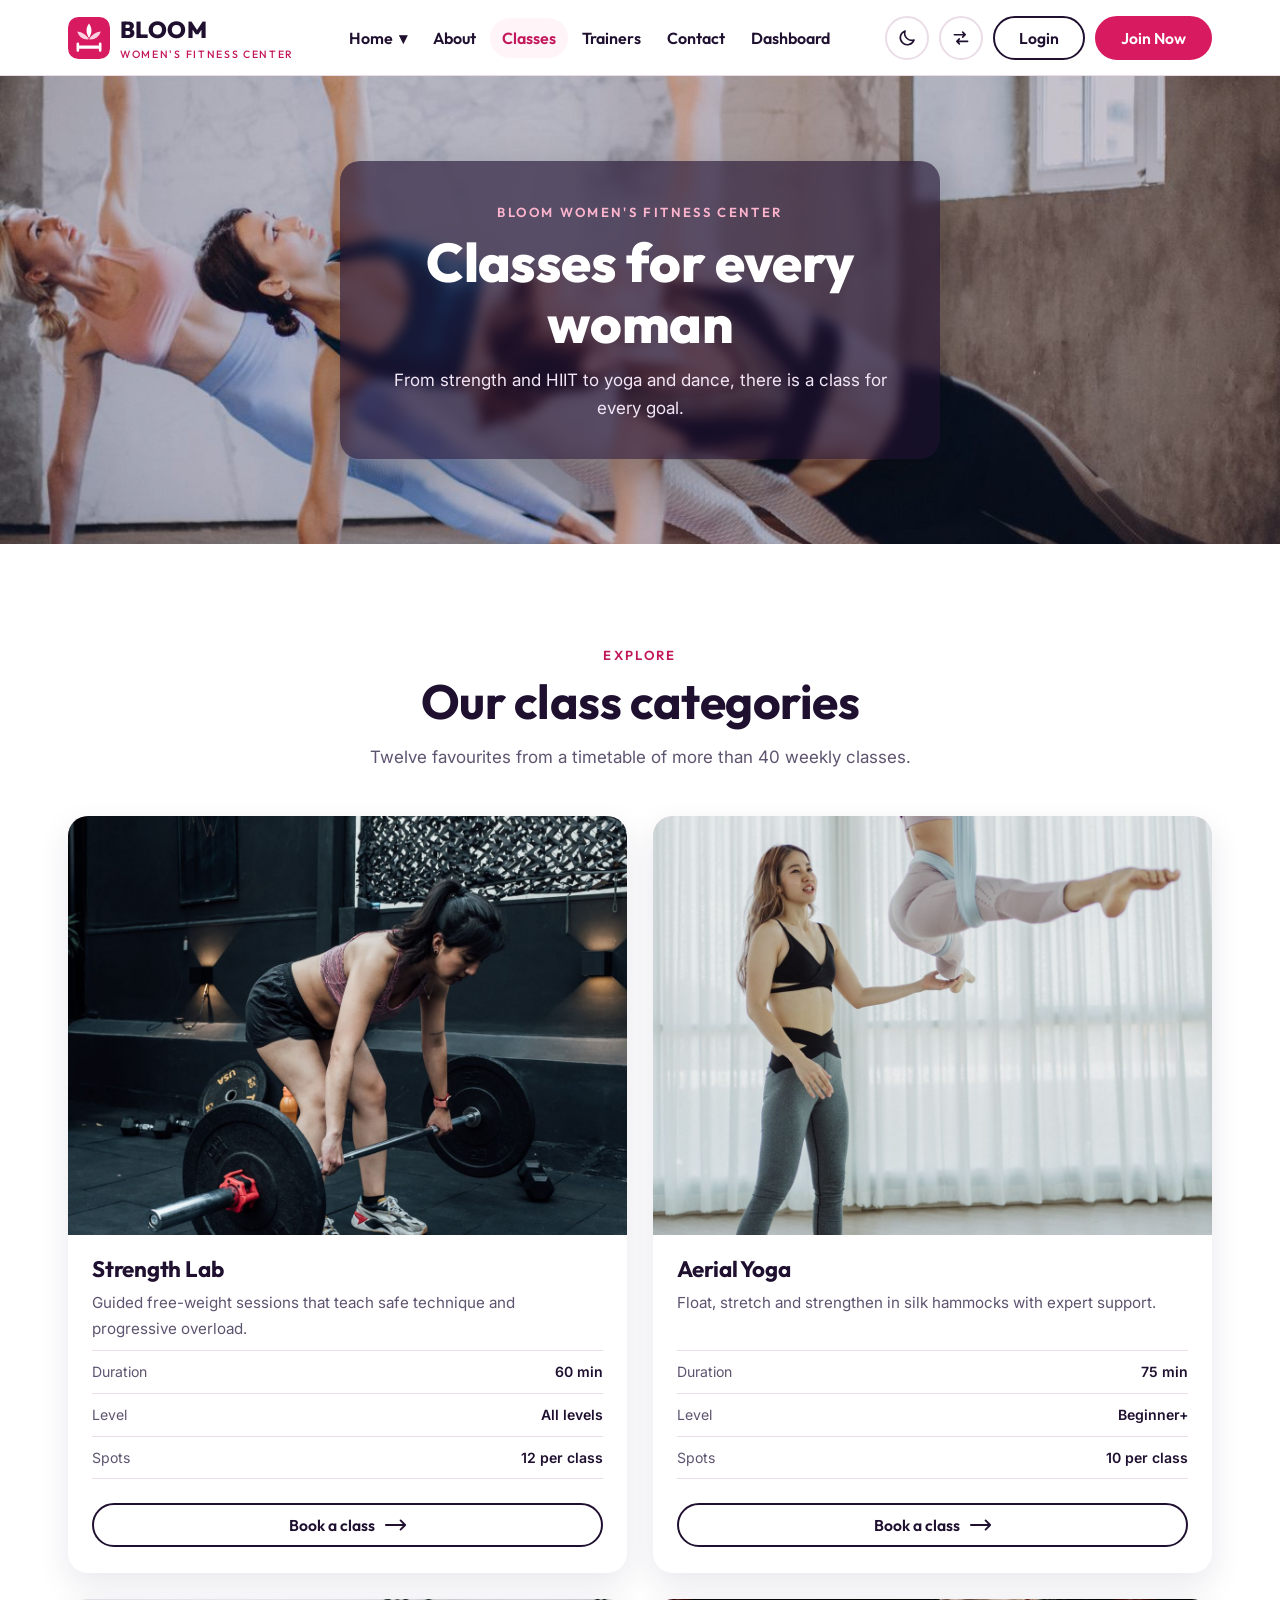
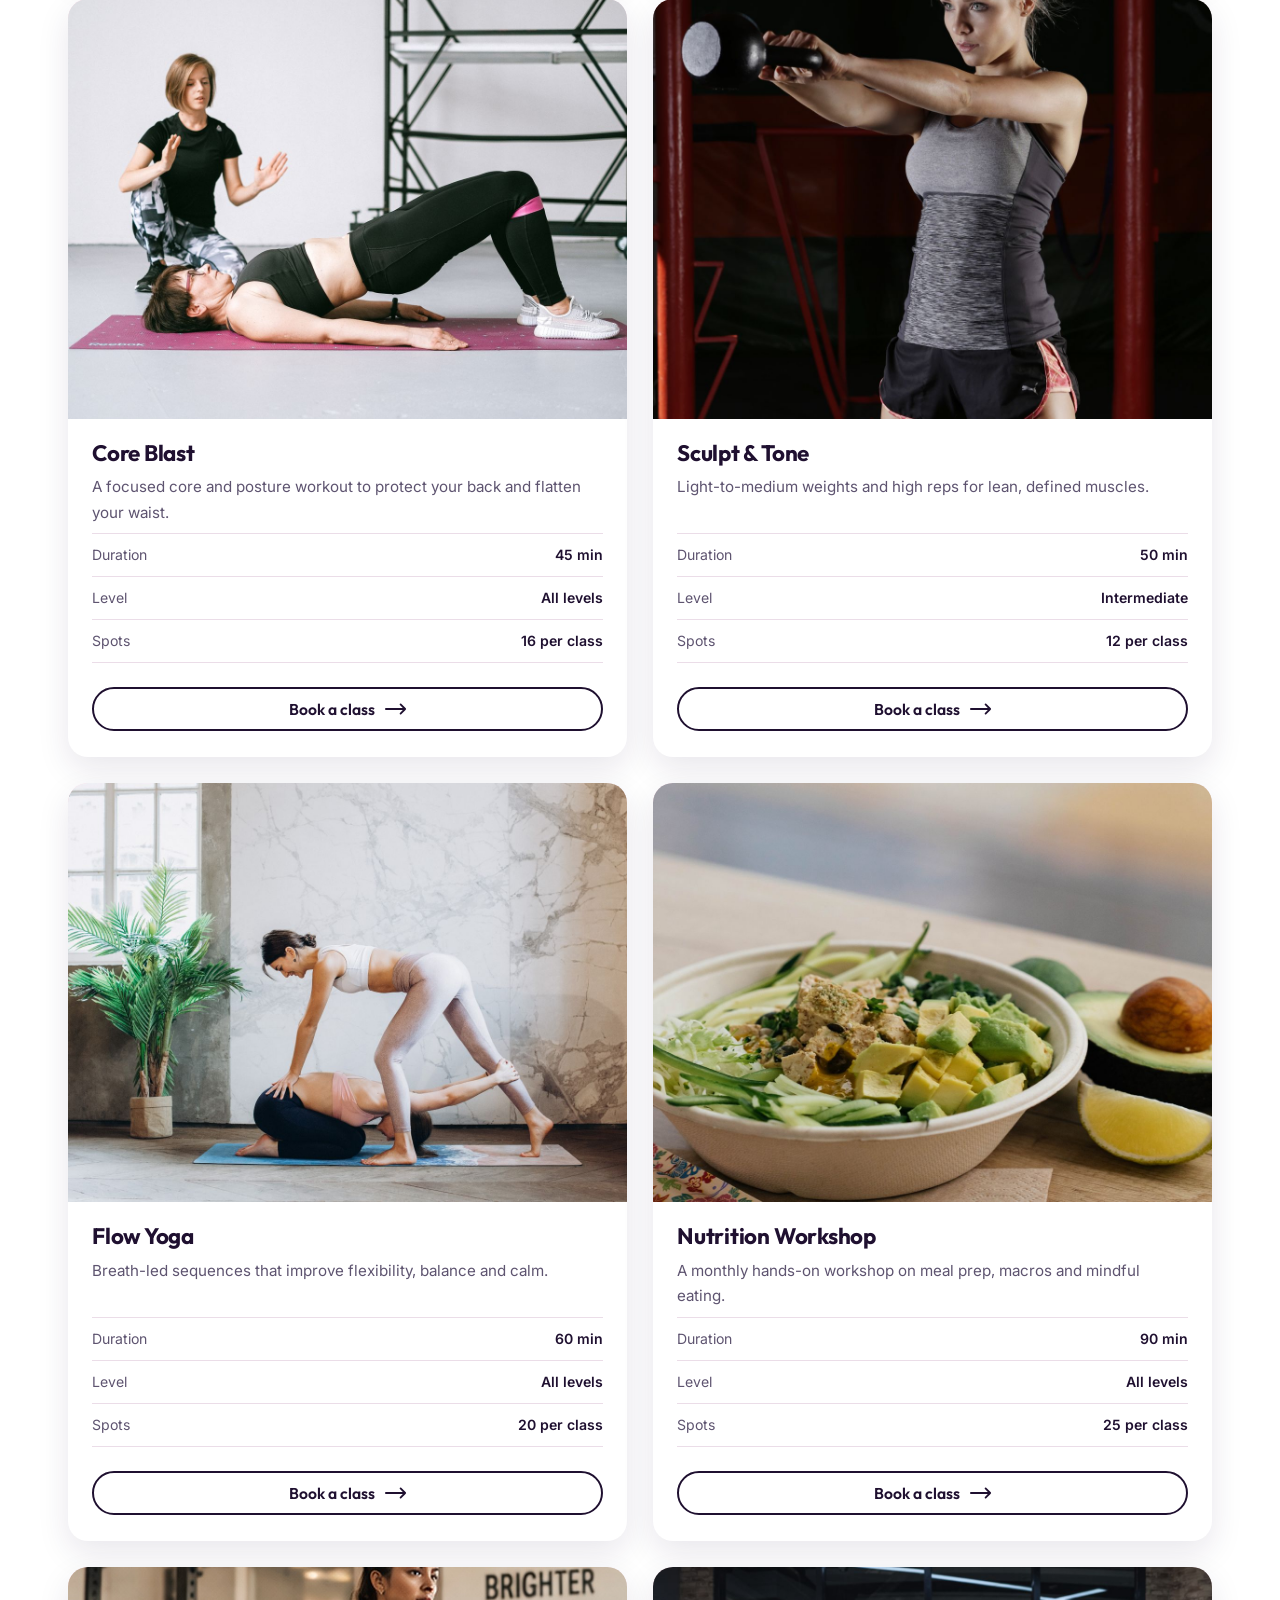
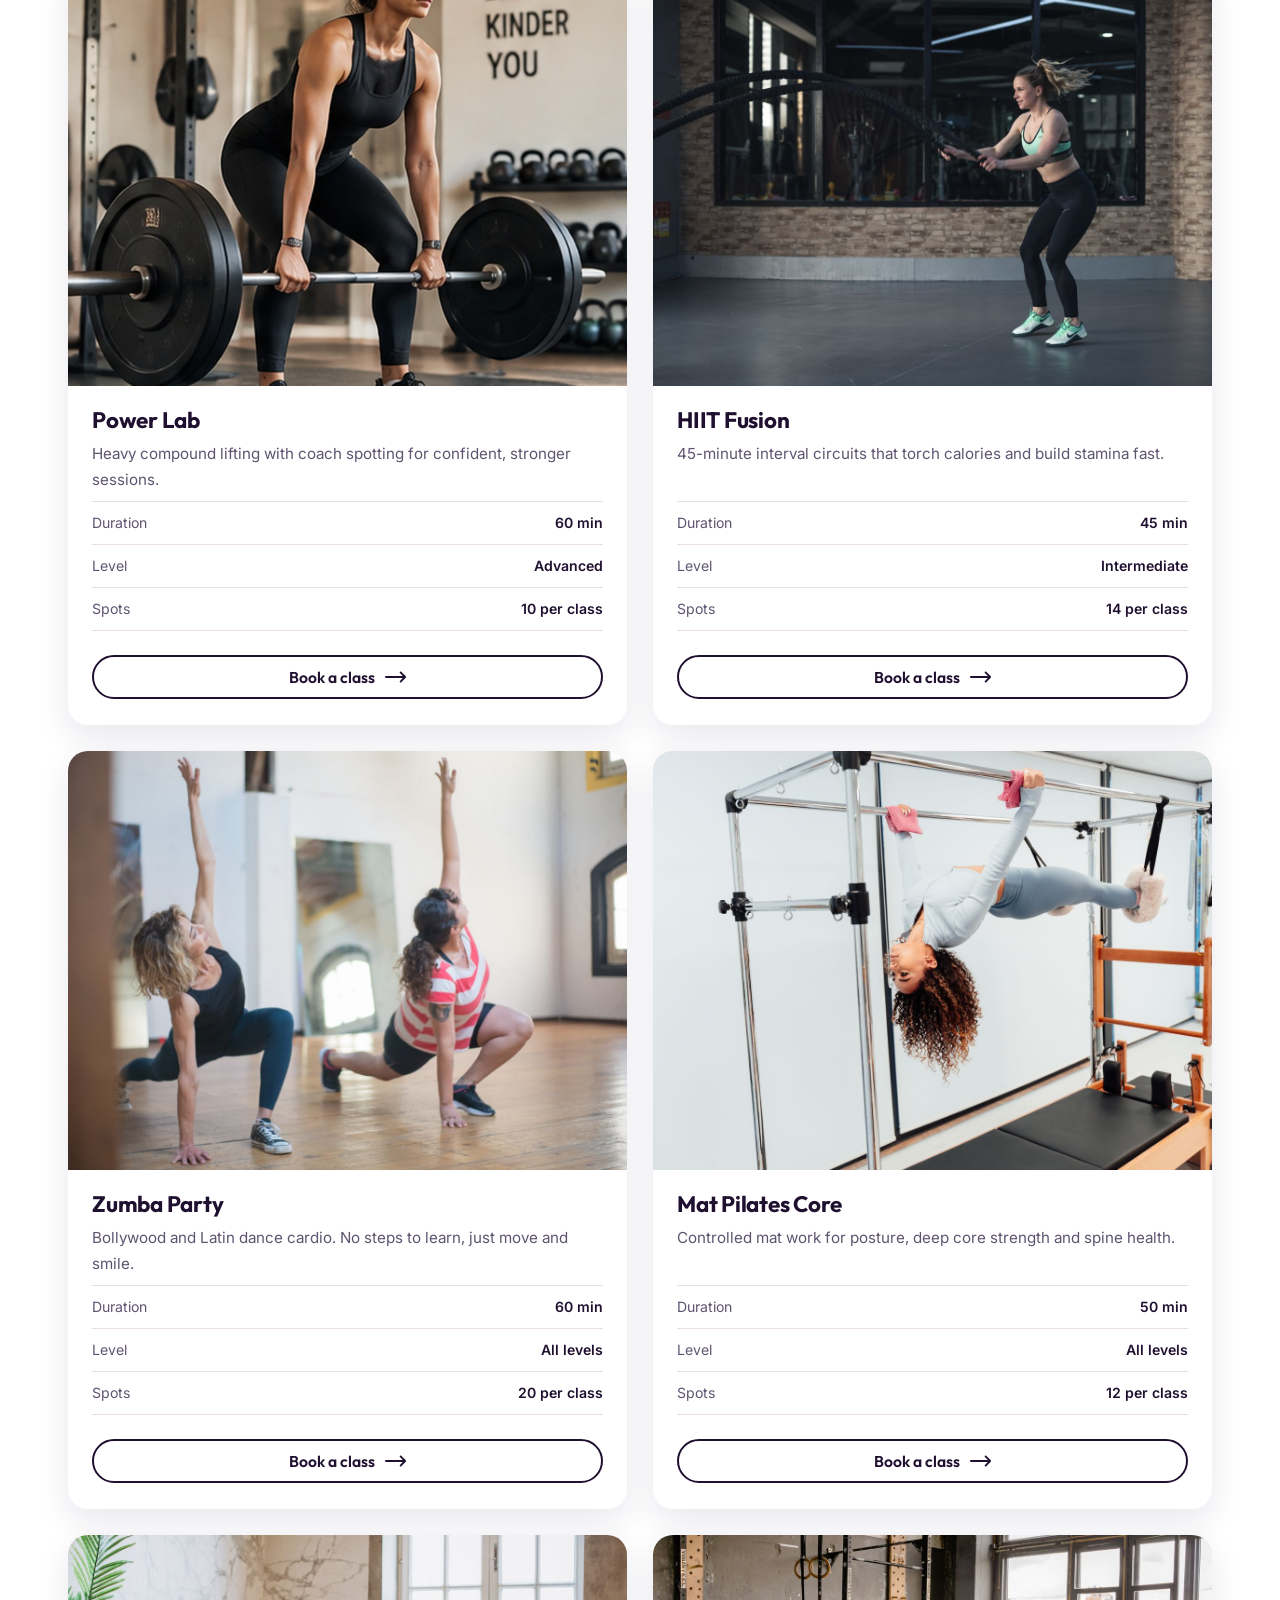
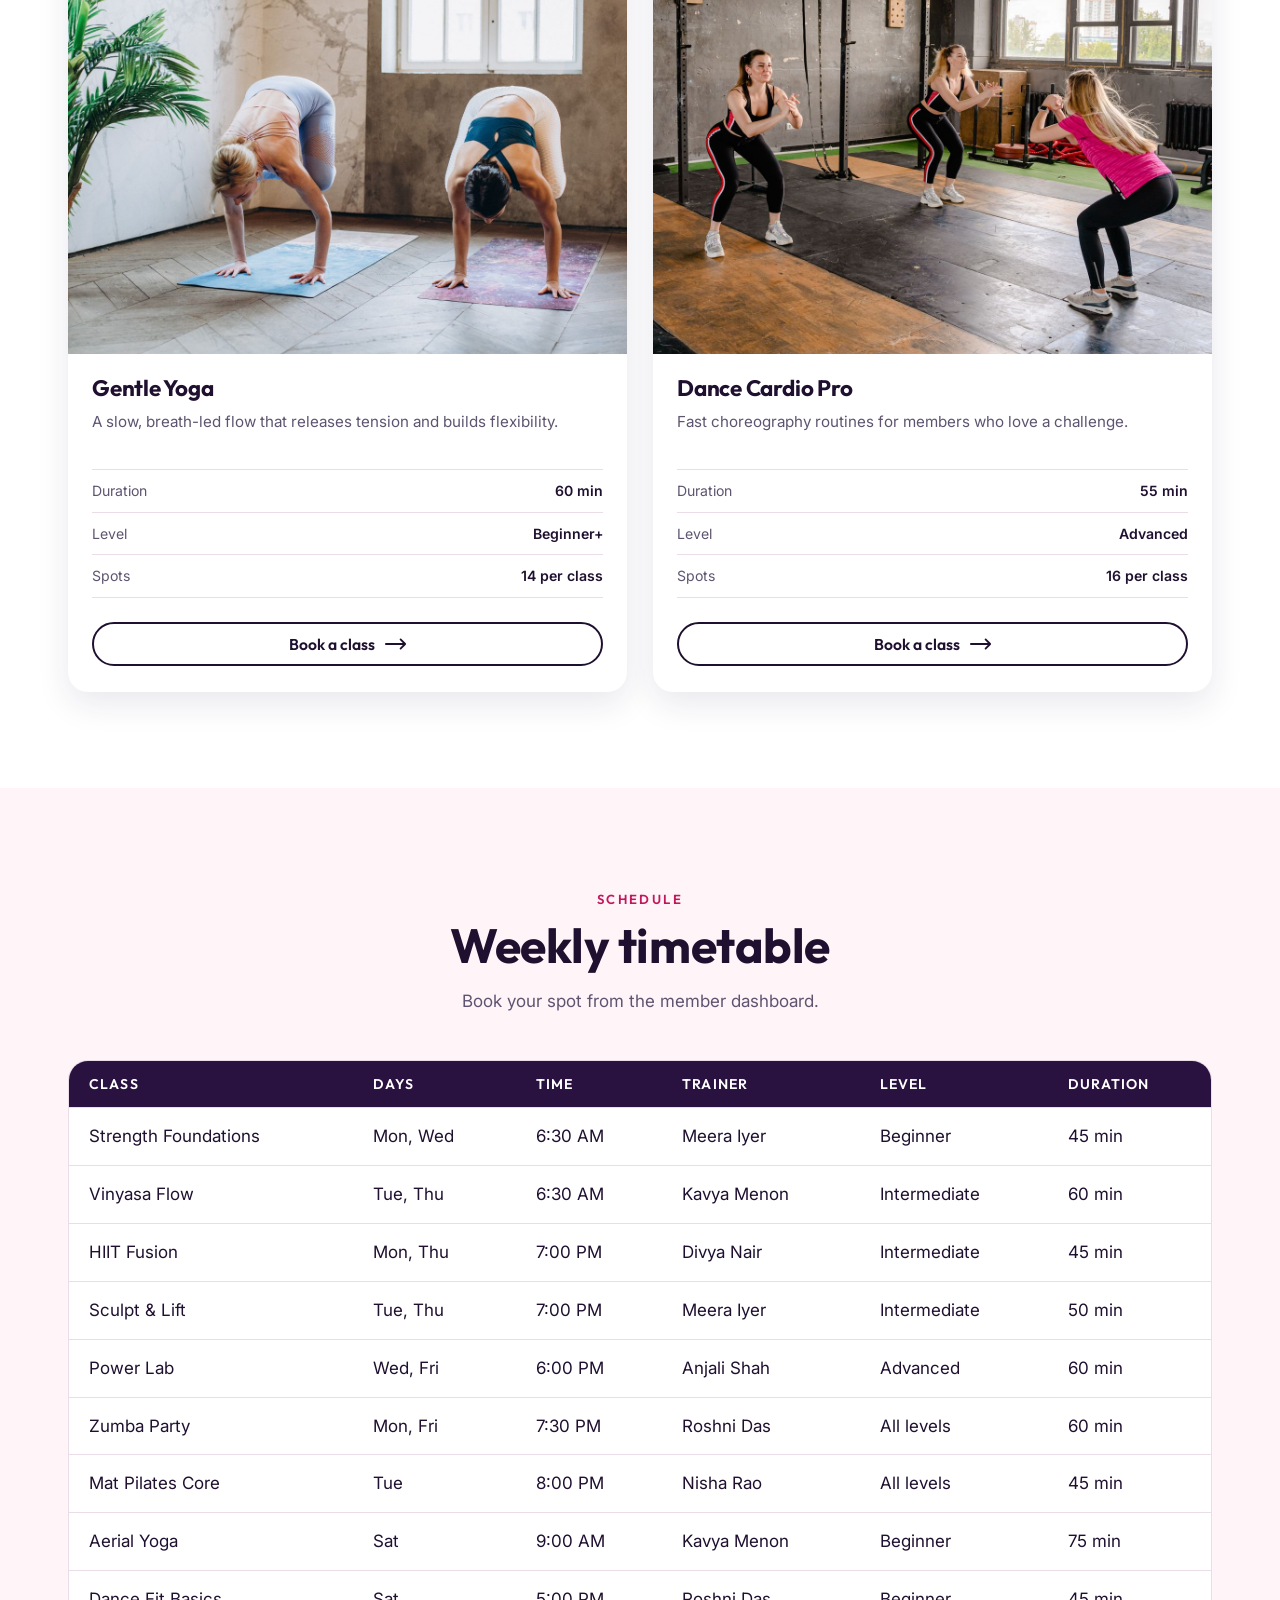
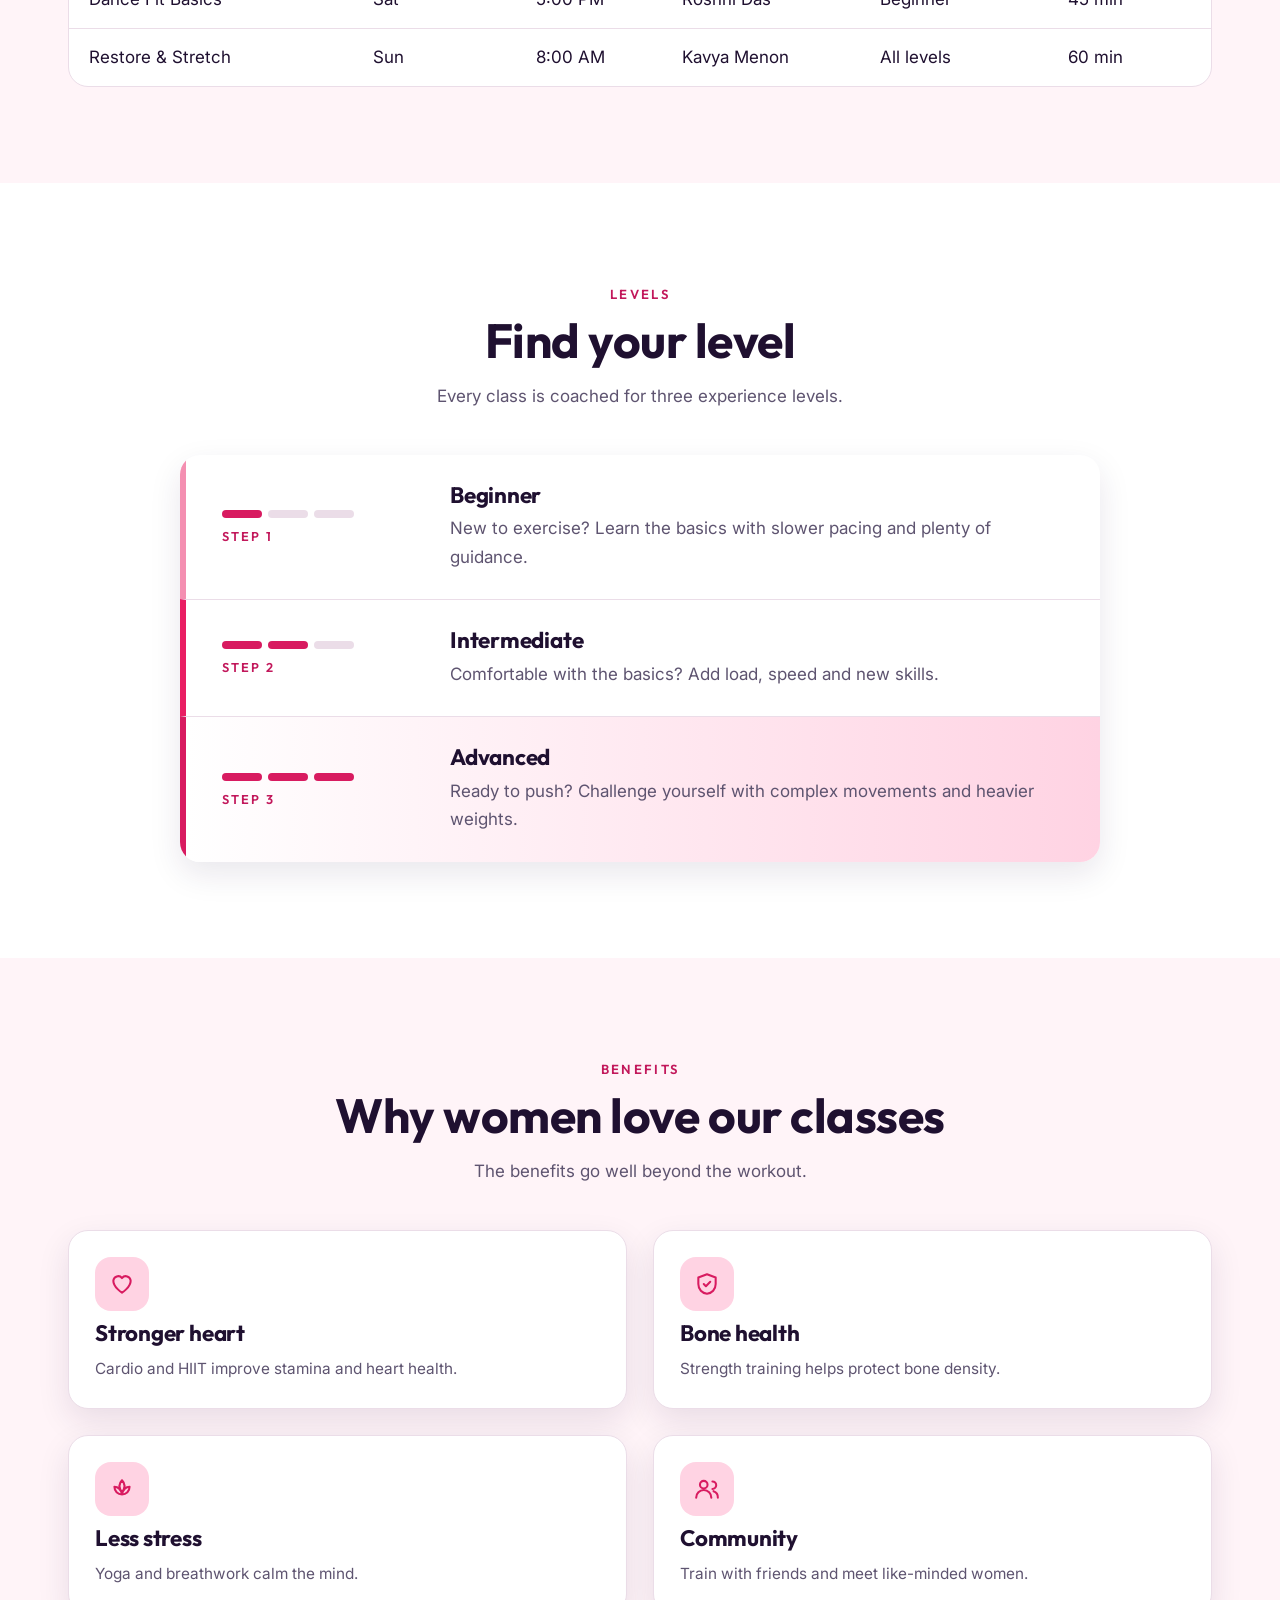
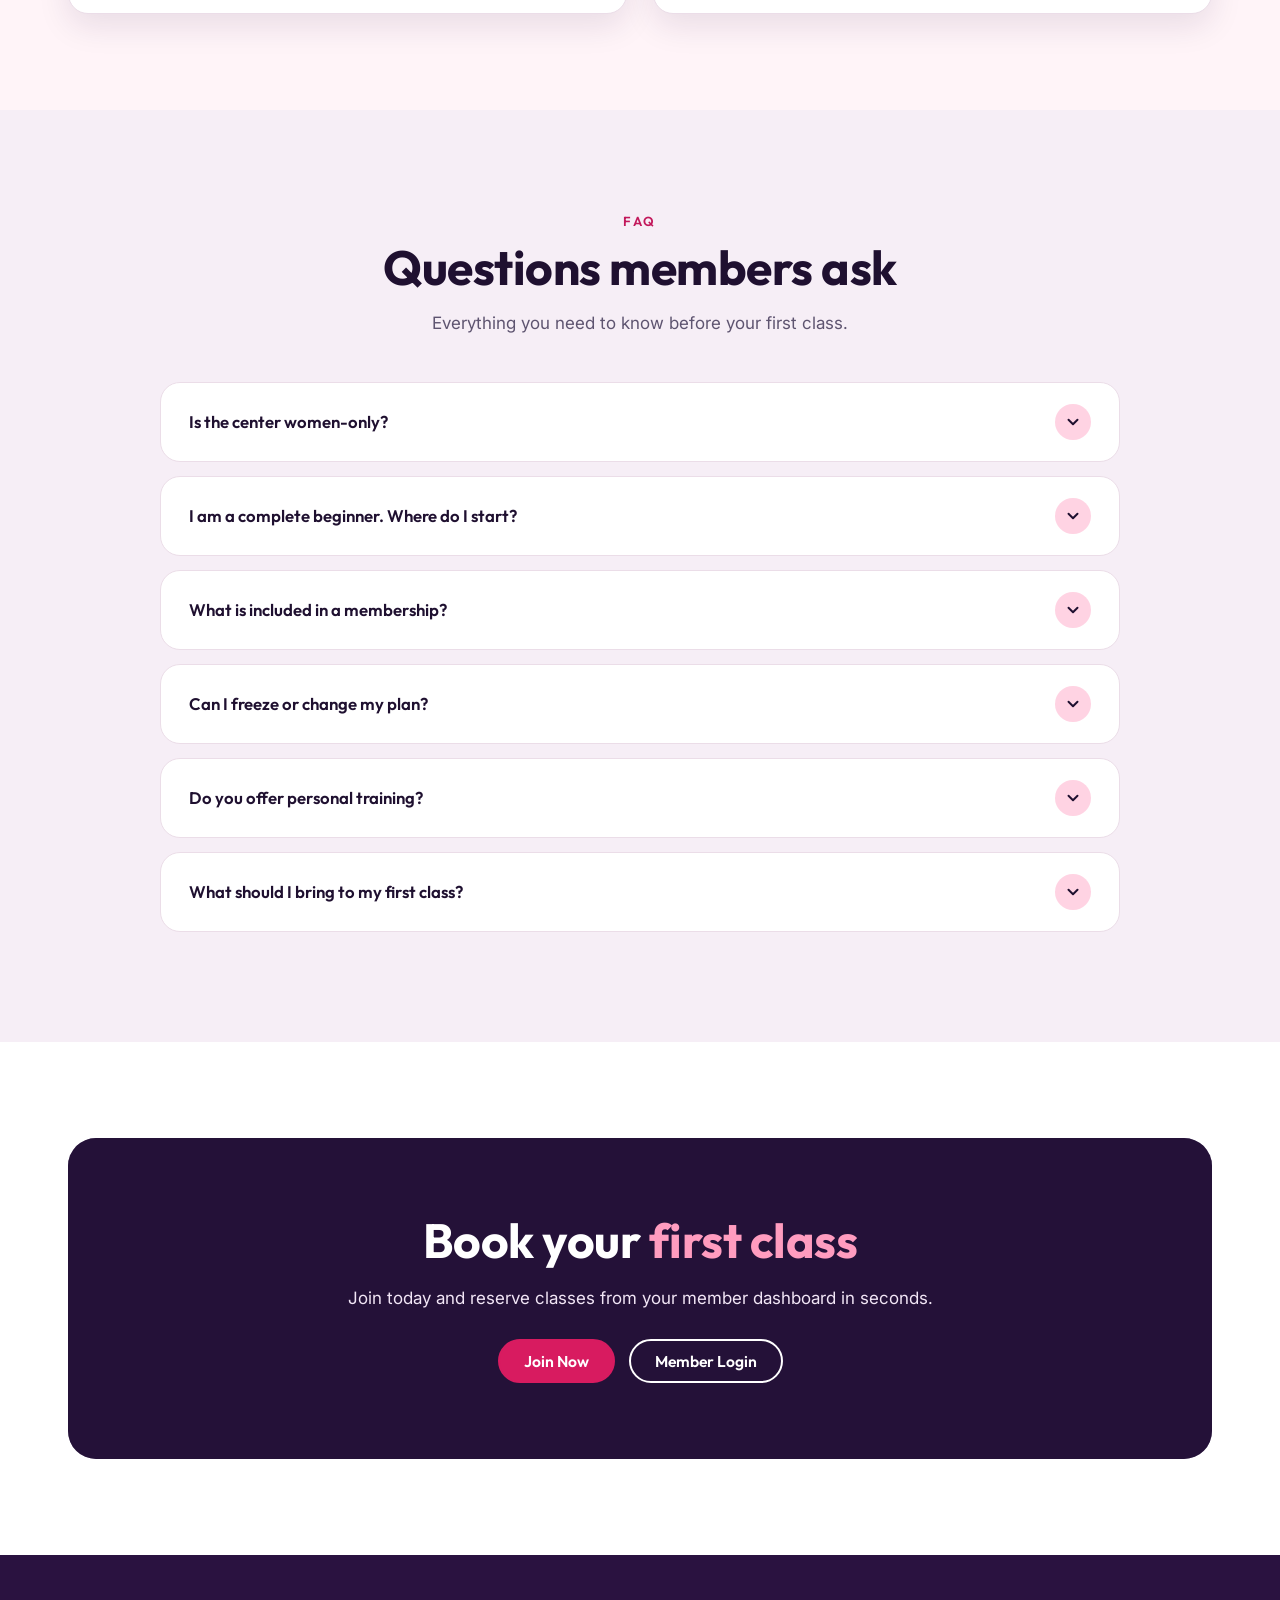
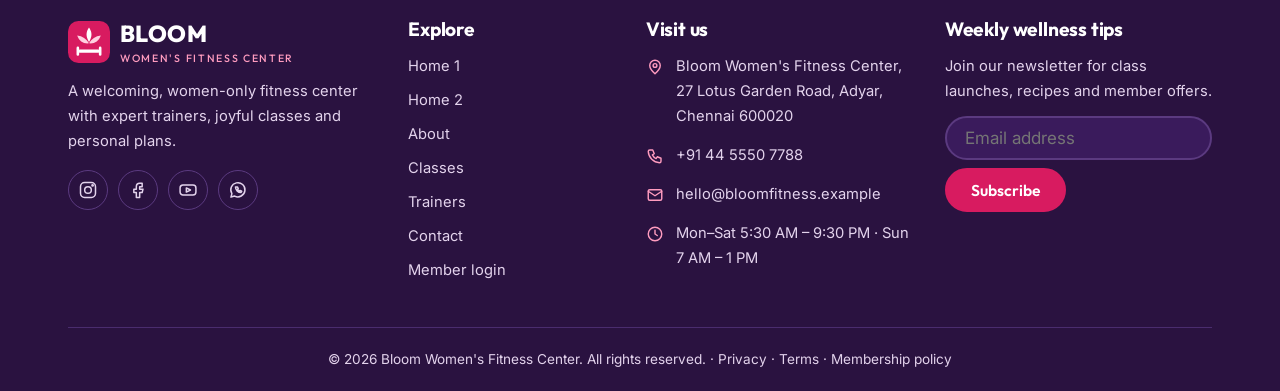
<file: classes.html>
<!DOCTYPE html>
<html lang="en" dir="ltr">
  <head>
    <meta charset="utf-8">
    <meta name="viewport" content="width=device-width, initial-scale=1">
    <title>Classes — Bloom Women's Fitness Center</title>
    <meta name="description" content="Women's fitness classes: strength, yoga, HIIT, dance and more.">
    <link rel="icon" type="image/svg+xml" href="assets/images/favicon.svg">
    <link rel="preconnect" href="https://fonts.googleapis.com">
    <link rel="preconnect" href="https://fonts.gstatic.com" crossorigin>
    <link href="https://fonts.googleapis.com/css2?family=Outfit:wght@500;600;700;800&family=Inter:wght@400;500;600&display=swap" rel="stylesheet">
    <link rel="stylesheet" href="assets/css/style.css">
    <script>
      try{var d=document.documentElement;d.dataset.theme=localStorage.getItem('theme')||'light';d.dir=localStorage.getItem('dir')||'ltr'}catch(e){}
    </script>
    <script defer src="assets/js/main.js"></script>
  </head>
  <body data-page="classes" data-layout="site">
    <div id="loader" role="status" aria-live="polite">
      <div class="ld">
        <svg viewBox="0 0 64 64" aria-hidden="true">
          <rect width="64" height="64" rx="16" fill="#D81B60"/>
          <path d="M32 10c5 7 5 14 0 22-5-8-5-15 0-22z" fill="#fff"/>
          <path d="M14 22c8 1 14 5 18 12-8 1-15-3-18-12zM50 22c-8 1-14 5-18 12 8 1 15-3 18-12z" fill="#FFD0E0"/>
          <path d="M18 46h28" stroke="#fff" stroke-width="5" stroke-linecap="round"/>
          <path d="M15 41v10M49 41v10" stroke="#fff" stroke-width="4" stroke-linecap="round"/>
        </svg>
        <b>BLOOM</b>
        <div class="ld-bar"><i></i></div>
        <span class="sr">Loading…</span>
      </div>
    </div>
    <noscript>
      <style>#loader{display:none}</style>
    </noscript>
    <div id="site-nav"></div>
    <main>
      <section class="phero">
        <div class="bgimg imgph" data-slot="img-32" aria-hidden="true"></div>
        <div class="wrap">
          <div class="hp">
            <span class="eyebrow">Bloom Women's Fitness Center</span>
            <h1>Classes for every woman</h1>
            <p class="sub">From strength and HIIT to yoga and dance, there is a class for every goal.</p>
          </div>
        </div>
      </section>
      <section class="sec ">
        <div class="wrap">
          <div class="head">
            <span class="eyebrow">Explore</span>
            <h2>Our class categories</h2>
            <p>Twelve favourites from a timetable of more than 40 weekly classes.</p>
          </div>
          <div class="grid ">
            <article class="pc">
              <div class="ph">
                <div class="imgph" data-slot="img-33" data-alt="Woman training with weights in a gym" aria-hidden="true"></div>
              </div>
              <div class="lb">
                <h3>Strength Lab</h3>
                <p>Guided free-weight sessions that teach safe technique and progressive overload.</p>
                <div class="facts">
                  <div><span>Duration</span><b>60 min</b></div>
                  <div><span>Level</span><b>All levels</b></div>
                  <div><span>Spots</span><b>12 per class</b></div>
                </div>
                <a class="btn btn" href="dashboard.html#classes">
                  Book a class 
                  <svg class="arr" viewBox="0 0 24 12" aria-hidden="true">
                    <path d="M1 6h21M17 1l5 5-5 5"/>
                  </svg>
                </a>
              </div>
            </article>
            <article class="pc">
              <div class="ph">
                <div class="imgph" data-slot="img-34" data-alt="Woman doing aerial yoga inside a studio" aria-hidden="true"></div>
              </div>
              <div class="lb">
                <h3>Aerial Yoga</h3>
                <p>Float, stretch and strengthen in silk hammocks with expert support.</p>
                <div class="facts">
                  <div><span>Duration</span><b>75 min</b></div>
                  <div><span>Level</span><b>Beginner+</b></div>
                  <div><span>Spots</span><b>10 per class</b></div>
                </div>
                <a class="btn btn" href="dashboard.html#classes">
                  Book a class 
                  <svg class="arr" viewBox="0 0 24 12" aria-hidden="true">
                    <path d="M1 6h21M17 1l5 5-5 5"/>
                  </svg>
                </a>
              </div>
            </article>
            <article class="pc">
              <div class="ph">
                <div class="imgph" data-slot="img-35" data-alt="Trainer guiding a core exercise in a gym" aria-hidden="true"></div>
              </div>
              <div class="lb">
                <h3>Core Blast</h3>
                <p>A focused core and posture workout to protect your back and flatten your waist.</p>
                <div class="facts">
                  <div><span>Duration</span><b>45 min</b></div>
                  <div><span>Level</span><b>All levels</b></div>
                  <div><span>Spots</span><b>16 per class</b></div>
                </div>
                <a class="btn btn" href="dashboard.html#classes">
                  Book a class 
                  <svg class="arr" viewBox="0 0 24 12" aria-hidden="true">
                    <path d="M1 6h21M17 1l5 5-5 5"/>
                  </svg>
                </a>
              </div>
            </article>
            <article class="pc">
              <div class="ph">
                <div class="imgph" data-slot="img-36" data-alt="Woman lifting weights during a sculpting workout" aria-hidden="true"></div>
              </div>
              <div class="lb">
                <h3>Sculpt & Tone</h3>
                <p>Light-to-medium weights and high reps for lean, defined muscles.</p>
                <div class="facts">
                  <div><span>Duration</span><b>50 min</b></div>
                  <div><span>Level</span><b>Intermediate</b></div>
                  <div><span>Spots</span><b>12 per class</b></div>
                </div>
                <a class="btn btn" href="dashboard.html#classes">
                  Book a class 
                  <svg class="arr" viewBox="0 0 24 12" aria-hidden="true">
                    <path d="M1 6h21M17 1l5 5-5 5"/>
                  </svg>
                </a>
              </div>
            </article>
            <article class="pc">
              <div class="ph">
                <div class="imgph" data-slot="img-37" data-alt="Woman practicing yoga in a wheel pose" aria-hidden="true"></div>
              </div>
              <div class="lb">
                <h3>Flow Yoga</h3>
                <p>Breath-led sequences that improve flexibility, balance and calm.</p>
                <div class="facts">
                  <div><span>Duration</span><b>60 min</b></div>
                  <div><span>Level</span><b>All levels</b></div>
                  <div><span>Spots</span><b>20 per class</b></div>
                </div>
                <a class="btn btn" href="dashboard.html#classes">
                  Book a class 
                  <svg class="arr" viewBox="0 0 24 12" aria-hidden="true">
                    <path d="M1 6h21M17 1l5 5-5 5"/>
                  </svg>
                </a>
              </div>
            </article>
            <article class="pc">
              <div class="ph">
                <div class="imgph" data-slot="img-38" data-alt="Vibrant vegetable bowl with chicken and dressing" aria-hidden="true"></div>
              </div>
              <div class="lb">
                <h3>Nutrition Workshop</h3>
                <p>A monthly hands-on workshop on meal prep, macros and mindful eating.</p>
                <div class="facts">
                  <div><span>Duration</span><b>90 min</b></div>
                  <div><span>Level</span><b>All levels</b></div>
                  <div><span>Spots</span><b>25 per class</b></div>
                </div>
                <a class="btn btn" href="dashboard.html#classes">
                  Book a class 
                  <svg class="arr" viewBox="0 0 24 12" aria-hidden="true">
                    <path d="M1 6h21M17 1l5 5-5 5"/>
                  </svg>
                </a>
              </div>
            </article>
            <article class="pc">
              <div class="ph">
                <div class="imgph" data-slot="img-39"></div>
              </div>
              <div class="lb">
                <h3>Power Lab</h3>
                <p>Heavy compound lifting with coach spotting for confident, stronger sessions.</p>
                <div class="facts">
                  <div><span>Duration</span><b>60 min</b></div>
                  <div><span>Level</span><b>Advanced</b></div>
                  <div><span>Spots</span><b>10 per class</b></div>
                </div>
                <a class="btn btn" href="dashboard.html#classes">
                  Book a class 
                  <svg class="arr" viewBox="0 0 24 12" aria-hidden="true">
                    <path d="M1 6h21M17 1l5 5-5 5"/>
                  </svg>
                </a>
              </div>
            </article>
            <article class="pc">
              <div class="ph">
                <div class="imgph" data-slot="img-40"></div>
              </div>
              <div class="lb">
                <h3>HIIT Fusion</h3>
                <p>45-minute interval circuits that torch calories and build stamina fast.</p>
                <div class="facts">
                  <div><span>Duration</span><b>45 min</b></div>
                  <div><span>Level</span><b>Intermediate</b></div>
                  <div><span>Spots</span><b>14 per class</b></div>
                </div>
                <a class="btn btn" href="dashboard.html#classes">
                  Book a class 
                  <svg class="arr" viewBox="0 0 24 12" aria-hidden="true">
                    <path d="M1 6h21M17 1l5 5-5 5"/>
                  </svg>
                </a>
              </div>
            </article>
            <article class="pc">
              <div class="ph">
                <div class="imgph" data-slot="img-41" data-alt="Women enjoying a Zumba dance class in a studio" aria-hidden="true"></div>
              </div>
              <div class="lb">
                <h3>Zumba Party</h3>
                <p>Bollywood and Latin dance cardio. No steps to learn, just move and smile.</p>
                <div class="facts">
                  <div><span>Duration</span><b>60 min</b></div>
                  <div><span>Level</span><b>All levels</b></div>
                  <div><span>Spots</span><b>20 per class</b></div>
                </div>
                <a class="btn btn" href="dashboard.html#classes">
                  Book a class 
                  <svg class="arr" viewBox="0 0 24 12" aria-hidden="true">
                    <path d="M1 6h21M17 1l5 5-5 5"/>
                  </svg>
                </a>
              </div>
            </article>
            <article class="pc">
              <div class="ph">
                <div class="imgph" data-slot="img-42" data-alt="Woman doing a Pilates core exercise on a mat" aria-hidden="true"></div>
              </div>
              <div class="lb">
                <h3>Mat Pilates Core</h3>
                <p>Controlled mat work for posture, deep core strength and spine health.</p>
                <div class="facts">
                  <div><span>Duration</span><b>50 min</b></div>
                  <div><span>Level</span><b>All levels</b></div>
                  <div><span>Spots</span><b>12 per class</b></div>
                </div>
                <a class="btn btn" href="dashboard.html#classes">
                  Book a class 
                  <svg class="arr" viewBox="0 0 24 12" aria-hidden="true">
                    <path d="M1 6h21M17 1l5 5-5 5"/>
                  </svg>
                </a>
              </div>
            </article>
            <article class="pc">
              <div class="ph">
                <div class="imgph" data-slot="img-43"></div>
              </div>
              <div class="lb">
                <h3>Gentle Yoga</h3>
                <p>A slow, breath-led flow that releases tension and builds flexibility.</p>
                <div class="facts">
                  <div><span>Duration</span><b>60 min</b></div>
                  <div><span>Level</span><b>Beginner+</b></div>
                  <div><span>Spots</span><b>14 per class</b></div>
                </div>
                <a class="btn btn" href="dashboard.html#classes">
                  Book a class 
                  <svg class="arr" viewBox="0 0 24 12" aria-hidden="true">
                    <path d="M1 6h21M17 1l5 5-5 5"/>
                  </svg>
                </a>
              </div>
            </article>
            <article class="pc">
              <div class="ph">
                <div class="imgph" data-slot="img-44"></div>
              </div>
              <div class="lb">
                <h3>Dance Cardio Pro</h3>
                <p>Fast choreography routines for members who love a challenge.</p>
                <div class="facts">
                  <div><span>Duration</span><b>55 min</b></div>
                  <div><span>Level</span><b>Advanced</b></div>
                  <div><span>Spots</span><b>16 per class</b></div>
                </div>
                <a class="btn btn" href="dashboard.html#classes">
                  Book a class 
                  <svg class="arr" viewBox="0 0 24 12" aria-hidden="true">
                    <path d="M1 6h21M17 1l5 5-5 5"/>
                  </svg>
                </a>
              </div>
            </article>
          </div>
        </div>
      </section>
      <section class="sec alt">
        <div class="wrap">
          <div class="head">
            <span class="eyebrow">Schedule</span>
            <h2>Weekly timetable</h2>
            <p>Book your spot from the member dashboard.</p>
          </div>
          <div class="tbl">
            <table>
              <thead>
                <tr>
                  <th>Class</th>
                  <th>Days</th>
                  <th>Time</th>
                  <th>Trainer</th>
                  <th>Level</th>
                  <th>Duration</th>
                </tr>
              </thead>
              <tbody>
                <tr>
                  <td data-label="Class">Strength Foundations</td>
                  <td data-label="Days">Mon, Wed</td>
                  <td data-label="Time">6:30 AM</td>
                  <td data-label="Trainer">Meera Iyer</td>
                  <td data-label="Level">Beginner</td>
                  <td data-label="Duration">45 min</td>
                </tr>
                <tr>
                  <td data-label="Class">Vinyasa Flow</td>
                  <td data-label="Days">Tue, Thu</td>
                  <td data-label="Time">6:30 AM</td>
                  <td data-label="Trainer">Kavya Menon</td>
                  <td data-label="Level">Intermediate</td>
                  <td data-label="Duration">60 min</td>
                </tr>
                <tr>
                  <td data-label="Class">HIIT Fusion</td>
                  <td data-label="Days">Mon, Thu</td>
                  <td data-label="Time">7:00 PM</td>
                  <td data-label="Trainer">Divya Nair</td>
                  <td data-label="Level">Intermediate</td>
                  <td data-label="Duration">45 min</td>
                </tr>
                <tr>
                  <td data-label="Class">Sculpt & Lift</td>
                  <td data-label="Days">Tue, Thu</td>
                  <td data-label="Time">7:00 PM</td>
                  <td data-label="Trainer">Meera Iyer</td>
                  <td data-label="Level">Intermediate</td>
                  <td data-label="Duration">50 min</td>
                </tr>
                <tr>
                  <td data-label="Class">Power Lab</td>
                  <td data-label="Days">Wed, Fri</td>
                  <td data-label="Time">6:00 PM</td>
                  <td data-label="Trainer">Anjali Shah</td>
                  <td data-label="Level">Advanced</td>
                  <td data-label="Duration">60 min</td>
                </tr>
                <tr>
                  <td data-label="Class">Zumba Party</td>
                  <td data-label="Days">Mon, Fri</td>
                  <td data-label="Time">7:30 PM</td>
                  <td data-label="Trainer">Roshni Das</td>
                  <td data-label="Level">All levels</td>
                  <td data-label="Duration">60 min</td>
                </tr>
                <tr>
                  <td data-label="Class">Mat Pilates Core</td>
                  <td data-label="Days">Tue</td>
                  <td data-label="Time">8:00 PM</td>
                  <td data-label="Trainer">Nisha Rao</td>
                  <td data-label="Level">All levels</td>
                  <td data-label="Duration">45 min</td>
                </tr>
                <tr>
                  <td data-label="Class">Aerial Yoga</td>
                  <td data-label="Days">Sat</td>
                  <td data-label="Time">9:00 AM</td>
                  <td data-label="Trainer">Kavya Menon</td>
                  <td data-label="Level">Beginner</td>
                  <td data-label="Duration">75 min</td>
                </tr>
                <tr>
                  <td data-label="Class">Dance Fit Basics</td>
                  <td data-label="Days">Sat</td>
                  <td data-label="Time">5:00 PM</td>
                  <td data-label="Trainer">Roshni Das</td>
                  <td data-label="Level">Beginner</td>
                  <td data-label="Duration">45 min</td>
                </tr>
                <tr>
                  <td data-label="Class">Restore & Stretch</td>
                  <td data-label="Days">Sun</td>
                  <td data-label="Time">8:00 AM</td>
                  <td data-label="Trainer">Kavya Menon</td>
                  <td data-label="Level">All levels</td>
                  <td data-label="Duration">60 min</td>
                </tr>
              </tbody>
            </table>
          </div>
        </div>
      </section>
      <section class="sec ">
        <div class="wrap">
          <div class="head">
            <span class="eyebrow">Levels</span>
            <h2>Find your level</h2>
            <p>Every class is coached for three experience levels.</p>
          </div>
          <div class="llist">
            <article class="lrow l1">
              <div class="lside">
                <div class="lmeter" aria-hidden="true"><i class="on"></i><i></i><i></i></div>
                <span class="lno">Step 1</span>
              </div>
              <div>
                <h3>Beginner</h3>
                <p>New to exercise? Learn the basics with slower pacing and plenty of guidance.</p>
              </div>
            </article>
            <article class="lrow l2">
              <div class="lside">
                <div class="lmeter" aria-hidden="true"><i class="on"></i><i class="on"></i><i></i></div>
                <span class="lno">Step 2</span>
              </div>
              <div>
                <h3>Intermediate</h3>
                <p>Comfortable with the basics? Add load, speed and new skills.</p>
              </div>
            </article>
            <article class="lrow l3">
              <div class="lside">
                <div class="lmeter" aria-hidden="true"><i class="on"></i><i class="on"></i><i class="on"></i></div>
                <span class="lno">Step 3</span>
              </div>
              <div>
                <h3>Advanced</h3>
                <p>Ready to push? Challenge yourself with complex movements and heavier weights.</p>
              </div>
            </article>
          </div>
        </div>
      </section>
      <section class="sec alt">
        <div class="wrap">
          <div class="head">
            <span class="eyebrow">Benefits</span>
            <h2>Why women love our classes</h2>
            <p>The benefits go well beyond the workout.</p>
          </div>
          <div class="grid g4">
            <div class="card">
              <div class="ic">
                <svg viewBox="0 0 24 24" aria-hidden="true">
                  <path d="M12 20s-8-5-8-11a4.5 4.5 0 0 1 8-2.5A4.5 4.5 0 0 1 20 9c0 6-8 11-8 11z"/>
                </svg>
              </div>
              <h3>Stronger heart</h3>
              <p>Cardio and HIIT improve stamina and heart health.</p>
            </div>
            <div class="card">
              <div class="ic">
                <svg viewBox="0 0 24 24" aria-hidden="true">
                  <path d="M12 3 20 6v6c0 5-3.5 8.5-8 9-4.5-.5-8-4-8-9V6z"/>
                  <path d="m9 12 2 2 4-4"/>
                </svg>
              </div>
              <h3>Bone health</h3>
              <p>Strength training helps protect bone density.</p>
            </div>
            <div class="card">
              <div class="ic">
                <svg viewBox="0 0 24 24" aria-hidden="true">
                  <path d="M12 4c3 3 3 7 0 11-3-4-3-8 0-11zM5 10c4 0 6 3 7 7-4 0-7-3-7-7zM19 10c-4 0-6 3-7 7 4 0 7-3 7-7z"/>
                </svg>
              </div>
              <h3>Less stress</h3>
              <p>Yoga and breathwork calm the mind.</p>
            </div>
            <div class="card">
              <div class="ic">
                <svg viewBox="0 0 24 24" aria-hidden="true">
                  <circle cx="9" cy="8" r="3.5"/>
                  <path d="M2 20a7 7 0 0 1 14 0M17 5a3.5 3.5 0 0 1 0 7M18 14a6 6 0 0 1 4 6"/>
                </svg>
              </div>
              <h3>Community</h3>
              <p>Train with friends and meet like-minded women.</p>
            </div>
          </div>
        </div>
      </section>
      <section class="sec alt2">
        <div class="wrap">
          <div class="head">
            <span class="eyebrow">FAQ</span>
            <h2>Questions members ask</h2>
            <p>Everything you need to know before your first class.</p>
          </div>
          <div class="faqw">
            <details>
              <summary>Is the center women-only?</summary>
              <p>
                Yes. Bloom is a women-only space, from the studios and gym floor to the changing rooms, so every member can train comfortably.
              </p>
            </details>
            <details>
              <summary>I am a complete beginner. Where do I start?</summary>
              <p>
                Book a free trial class. A trainer will assess your goals and fitness level and recommend a starter plan and classes.
              </p>
            </details>
            <details>
              <summary>What is included in a membership?</summary>
              <p>
                Unlimited group classes (Premium and Elite), a personal workout plan, a diet plan, trainer check-ins, lockers and showers.
              </p>
            </details>
            <details>
              <summary>Can I freeze or change my plan?</summary>
              <p>
                Yes. You can pause for up to 30 days per year and upgrade or switch plans any time from your member dashboard.
              </p>
            </details>
            <details>
              <summary>Do you offer personal training?</summary>
              <p>
                Personal training sessions are available with every certified trainer. Elite members include four sessions each month.
              </p>
            </details>
            <details>
              <summary>What should I bring to my first class?</summary>
              <p>
                Comfortable activewear, training shoes, a water bottle and a small towel. Yoga mats and equipment are provided.
              </p>
            </details>
          </div>
        </div>
      </section>
      <section class="sec ">
        <div class="wrap">
          <div class="cta">
            <h2>Book your <em>first class</em></h2>
            <p>Join today and reserve classes from your member dashboard in seconds.</p>
            <div class="btns">
              <a class="btn btn-p" href="contact.html#join">Join Now</a>
              <a class="btn btn-w" href="login.html">Member Login</a>
            </div>
          </div>
        </div>
      </section>
    </main>
    <div id="site-footer"></div>
  </body>
</html>
</file>
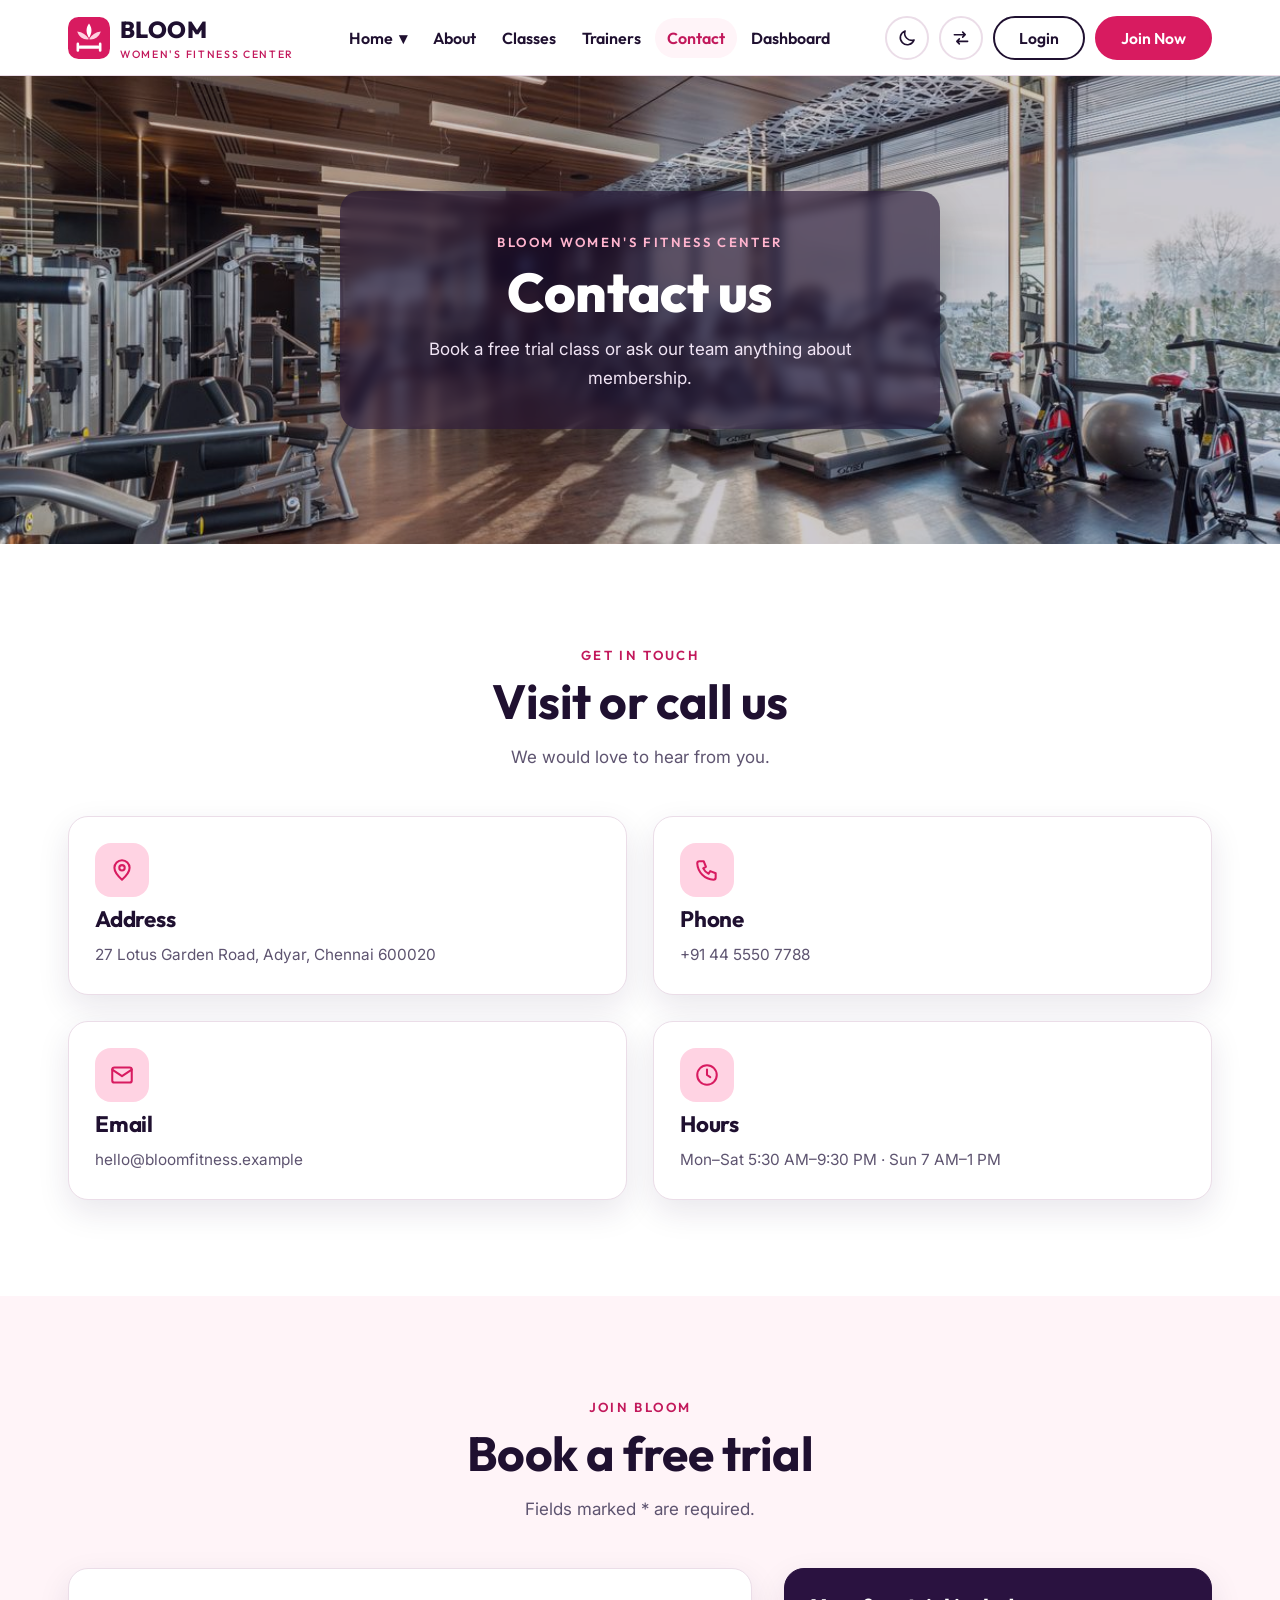
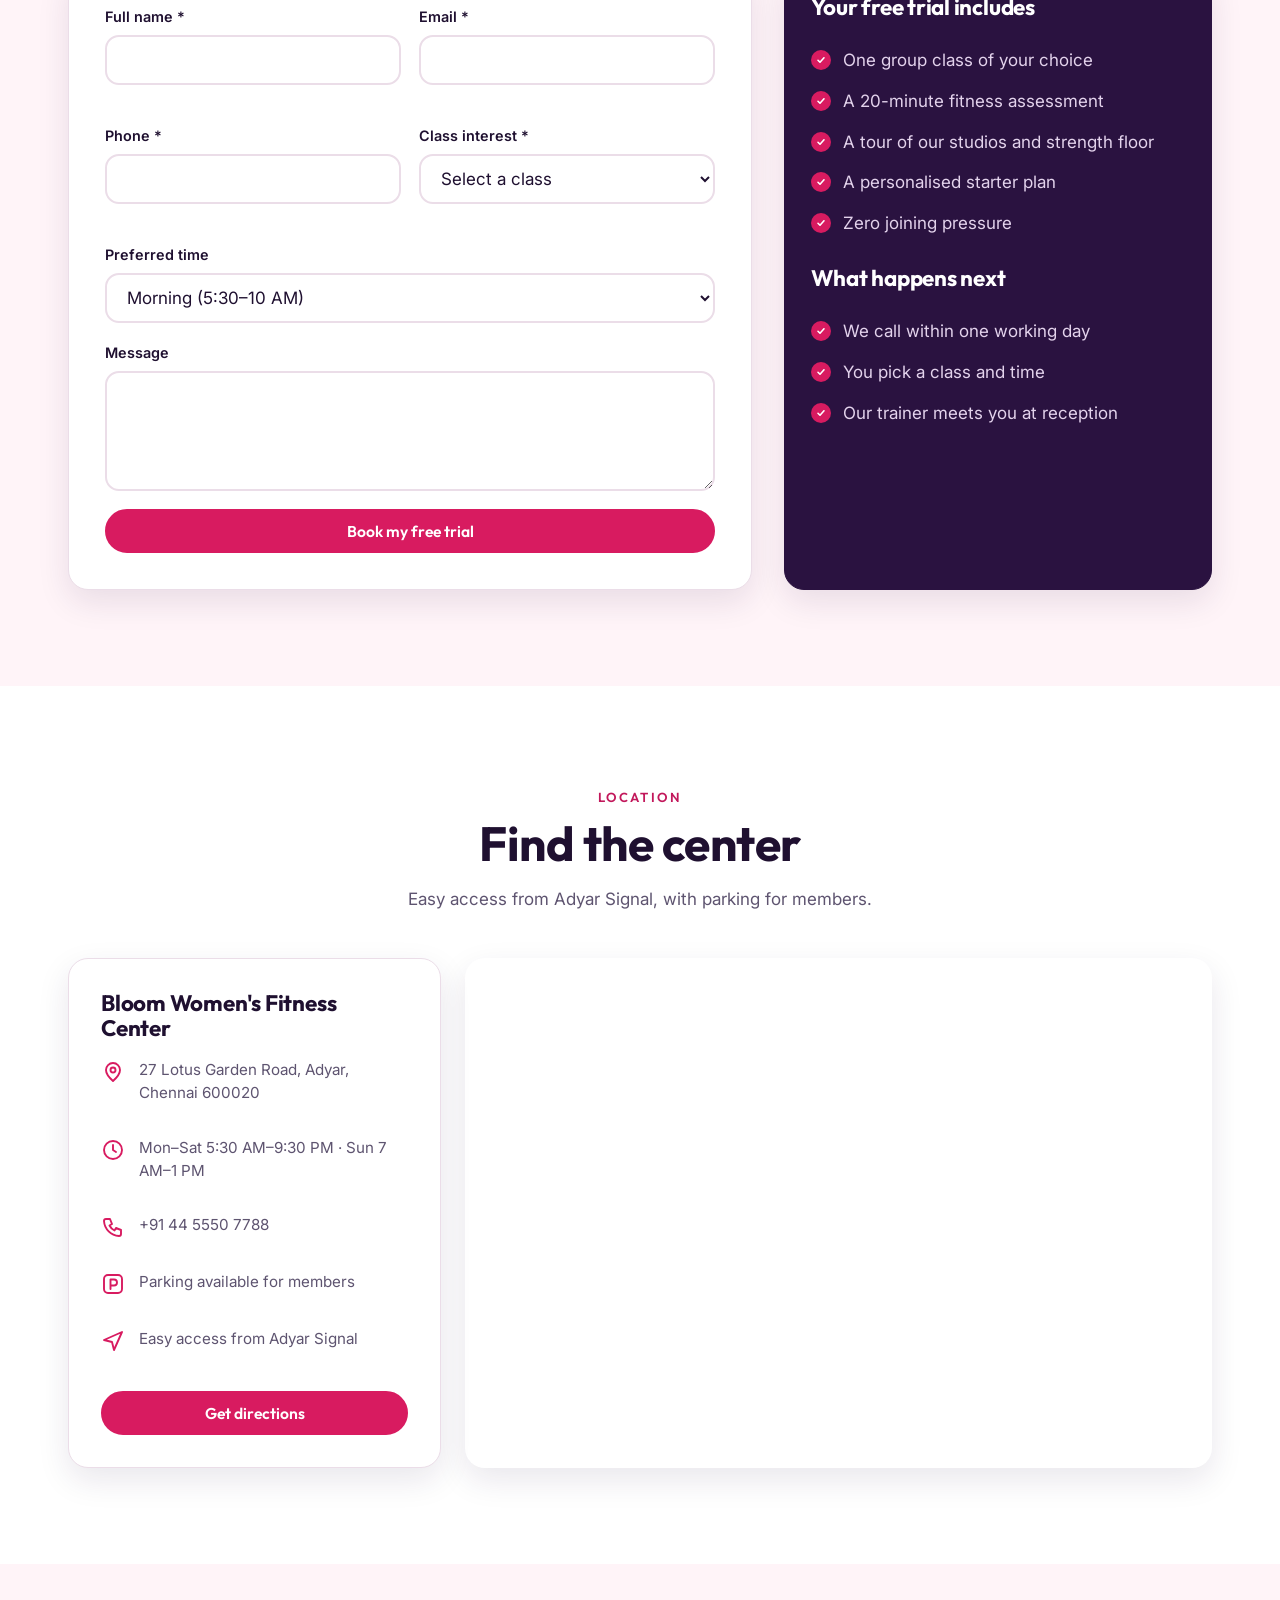
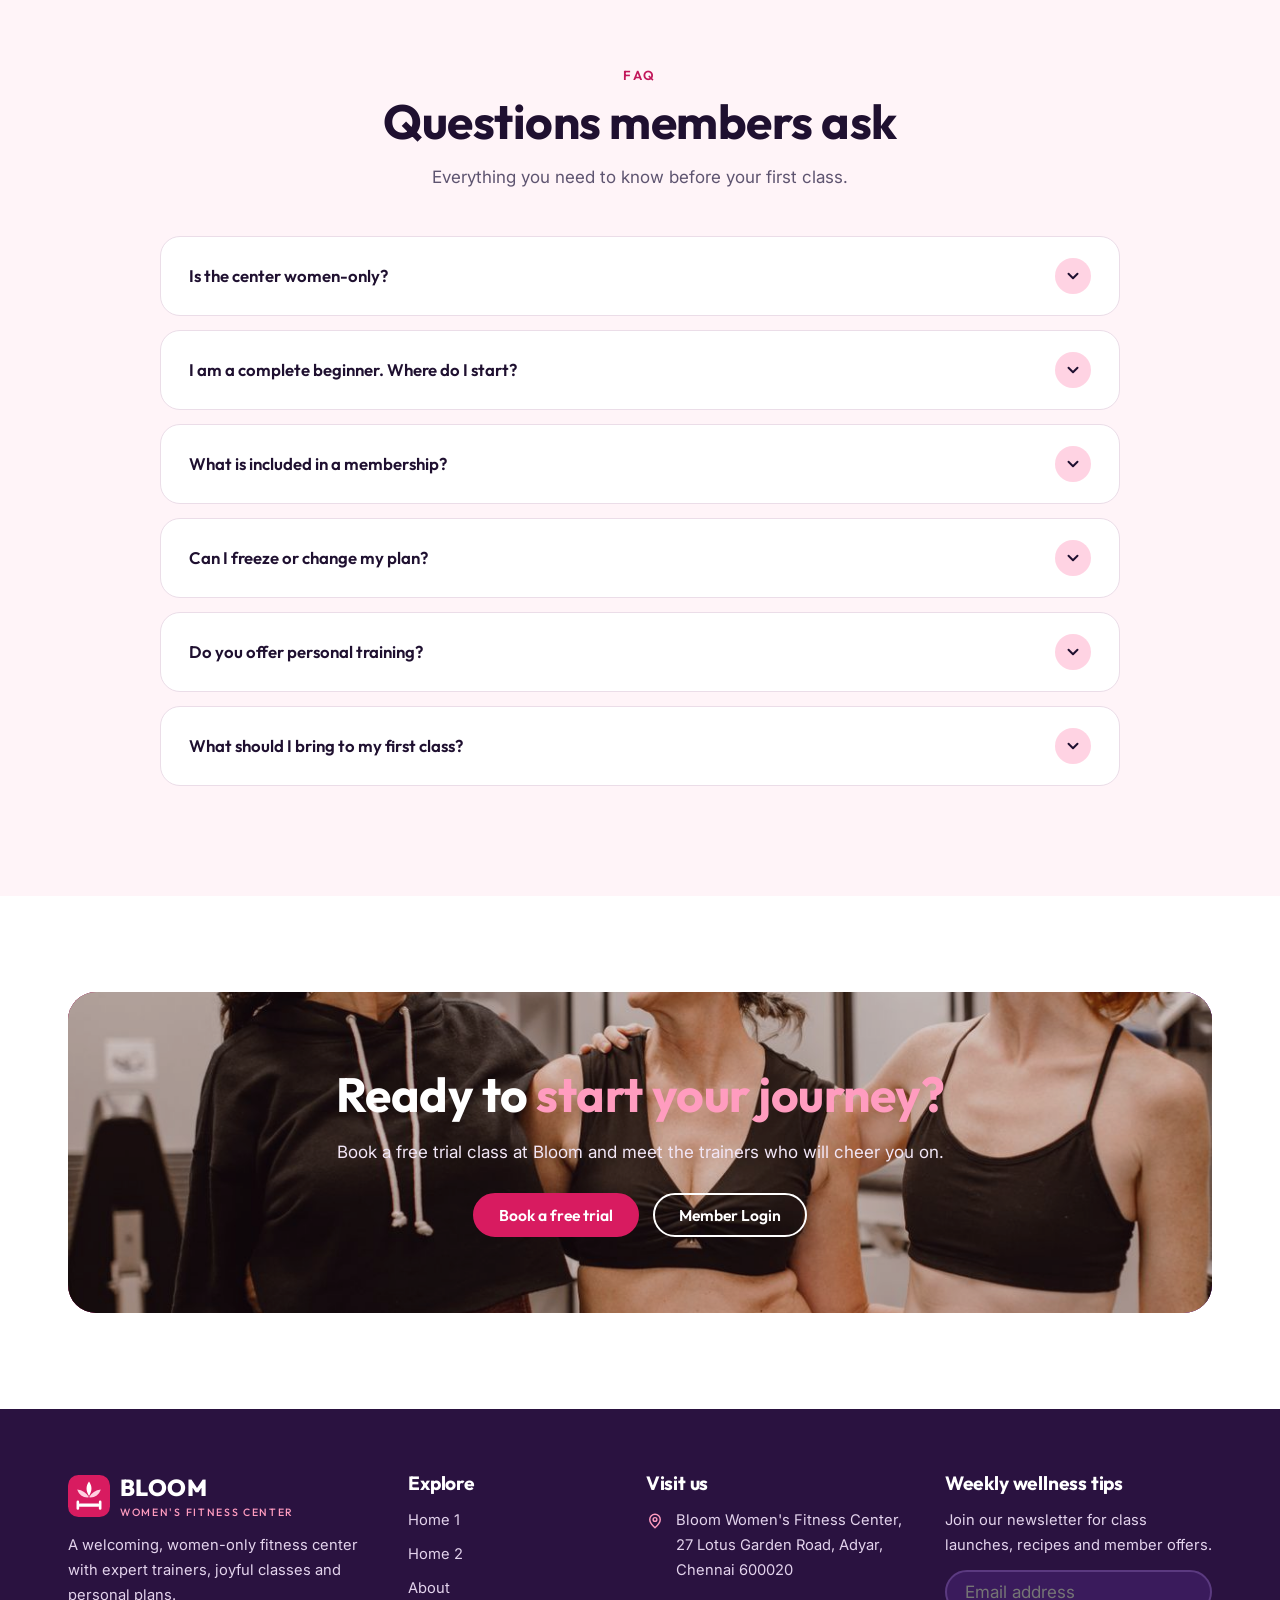
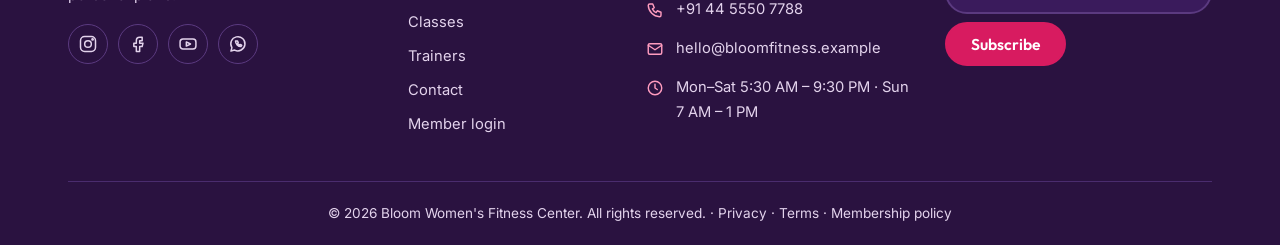
<file: contact.html>
<!DOCTYPE html>
<html lang="en" dir="ltr">
  <head>
    <meta charset="utf-8">
    <meta name="viewport" content="width=device-width, initial-scale=1">
    <title>Contact — Bloom Women's Fitness Center</title>
    <meta name="description" content="Contact Bloom Women's Fitness Center and book a free trial.">
    <link rel="icon" type="image/svg+xml" href="assets/images/favicon.svg">
    <link rel="preconnect" href="https://fonts.googleapis.com">
    <link rel="preconnect" href="https://fonts.gstatic.com" crossorigin>
    <link href="https://fonts.googleapis.com/css2?family=Outfit:wght@500;600;700;800&family=Inter:wght@400;500;600&display=swap" rel="stylesheet">
    <link rel="stylesheet" href="assets/css/style.css">
    <script>
      try{var d=document.documentElement;d.dataset.theme=localStorage.getItem('theme')||'light';d.dir=localStorage.getItem('dir')||'ltr'}catch(e){}
    </script>
    <script defer src="assets/js/main.js"></script>
  </head>
  <body data-page="contact" data-layout="site">
    <div id="loader" role="status" aria-live="polite">
      <div class="ld">
        <svg viewBox="0 0 64 64" aria-hidden="true">
          <rect width="64" height="64" rx="16" fill="#D81B60"/>
          <path d="M32 10c5 7 5 14 0 22-5-8-5-15 0-22z" fill="#fff"/>
          <path d="M14 22c8 1 14 5 18 12-8 1-15-3-18-12zM50 22c-8 1-14 5-18 12 8 1 15-3 18-12z" fill="#FFD0E0"/>
          <path d="M18 46h28" stroke="#fff" stroke-width="5" stroke-linecap="round"/>
          <path d="M15 41v10M49 41v10" stroke="#fff" stroke-width="4" stroke-linecap="round"/>
        </svg>
        <b>BLOOM</b>
        <div class="ld-bar"><i></i></div>
        <span class="sr">Loading…</span>
      </div>
    </div>
    <noscript>
      <style>#loader{display:none}</style>
    </noscript>
    <div id="site-nav"></div>
    <main>
      <section class="phero">
        <div class="bgimg imgph" data-slot="img-63" aria-hidden="true"></div>
        <div class="wrap">
          <div class="hp">
            <span class="eyebrow">Bloom Women's Fitness Center</span>
            <h1>Contact us</h1>
            <p class="sub">Book a free trial class or ask our team anything about membership.</p>
          </div>
        </div>
      </section>
      <section class="sec ">
        <div class="wrap">
          <div class="head">
            <span class="eyebrow">Get in touch</span>
            <h2>Visit or call us</h2>
            <p>We would love to hear from you.</p>
          </div>
          <div class="grid g4">
            <div class="card">
              <div class="ic">
                <svg viewBox="0 0 24 24" aria-hidden="true">
                  <path d="M12 21s7-6.2 7-11a7 7 0 1 0-14 0c0 4.8 7 11 7 11z"/>
                  <circle cx="12" cy="10" r="2.5"/>
                </svg>
              </div>
              <h3>Address</h3>
              <p>27 Lotus Garden Road, Adyar, Chennai 600020</p>
            </div>
            <div class="card">
              <div class="ic">
                <svg viewBox="0 0 24 24" aria-hidden="true">
                  <path d="M5 4h4l2 5-2.5 1.5a11 11 0 0 0 5 5L15 13l5 2v4a2 2 0 0 1-2 2A16 16 0 0 1 3 6a2 2 0 0 1 2-2z"/>
                </svg>
              </div>
              <h3>Phone</h3>
              <p>+91 44 5550 7788</p>
            </div>
            <div class="card">
              <div class="ic">
                <svg viewBox="0 0 24 24" aria-hidden="true">
                  <rect x="3" y="5" width="18" height="14" rx="2"/>
                  <path d="M3 7l9 6 9-6"/>
                </svg>
              </div>
              <h3>Email</h3>
              <p>hello@bloomfitness.example</p>
            </div>
            <div class="card">
              <div class="ic">
                <svg viewBox="0 0 24 24" aria-hidden="true">
                  <circle cx="12" cy="12" r="9"/>
                  <path d="M12 7v5l3 2"/>
                </svg>
              </div>
              <h3>Hours</h3>
              <p>Mon–Sat 5:30 AM–9:30 PM · Sun 7 AM–1 PM</p>
            </div>
          </div>
        </div>
      </section>
      <section class="sec alt">
        <div class="wrap">
          <div class="head">
            <span class="eyebrow">Join Bloom</span>
            <h2>Book a free trial</h2>
            <p>Fields marked * are required.</p>
          </div>
          <div class="two eq">
            <div>
              <form class="form" id="join" novalidate>
                <div class="field">
                  <label for="j-name">Full name *</label>
                  <input id="j-name" type="text">
                  <span class="err" id="j-name-e"></span>
                </div>
                <div class="field">
                  <label for="j-email">Email *</label>
                  <input id="j-email" type="email">
                  <span class="err" id="j-email-e"></span>
                </div>
                <div class="field">
                  <label for="j-phone">Phone *</label>
                  <input id="j-phone" type="tel">
                  <span class="err" id="j-phone-e"></span>
                </div>
                <div class="field">
                  <label for="j-int">Class interest *</label>
                  <select id="j-int">
                    <option value="">Select a class</option>
                    <option>Strength &amp; Tone</option>
                    <option>Yoga &amp; Mindfulness</option>
                    <option>Dance Fitness</option>
                    <option>HIIT &amp; Cardio</option>
                    <option>Pilates</option>
                    <option>Personal training</option>
                  </select>
                  <span class="err" id="j-int-e"></span>
                </div>
                <div class="field full">
                  <label for="j-time">Preferred time</label>
                  <select id="j-time">
                    <option>Morning (5:30–10 AM)</option>
                    <option>Afternoon (10 AM–4 PM)</option>
                    <option>Evening (4–9:30 PM)</option>
                  </select>
                </div>
                <div class="field full">
                  <label for="j-note">Message</label>
                  <textarea id="j-note"></textarea>
                </div>
                <div class="field full">
                  <button class="btn btn-p" type="submit">Book my free trial</button>
                </div>
                <div class="msg" id="j-msg" role="status"></div>
              </form>
            </div>
            <aside class="card side">
              <h3>Your free trial includes</h3>
              <ul class="clist">
                <li>One group class of your choice</li>
                <li>A 20-minute fitness assessment</li>
                <li>A tour of our studios and strength floor</li>
                <li>A personalised starter plan</li>
                <li>Zero joining pressure</li>
              </ul>
              <h3 style="margin-top:18px">What happens next</h3>
              <ul class="clist">
                <li>We call within one working day</li>
                <li>You pick a class and time</li>
                <li>Our trainer meets you at reception</li>
              </ul>
            </aside>
          </div>
        </div>
      </section>
      <section class="sec ">
        <div class="wrap">
          <div class="head">
            <span class="eyebrow">Location</span>
            <h2>Find the center</h2>
            <p>Easy access from Adyar Signal, with parking for members.</p>
          </div>
          <div class="mapbox">
            <div class="card mapcard">
              <h3>Bloom Women's Fitness Center</h3>
              <div class="ci">
                <svg viewBox="0 0 24 24" aria-hidden="true">
                  <path d="M12 21s7-6.2 7-11a7 7 0 1 0-14 0c0 4.8 7 11 7 11z"/>
                  <circle cx="12" cy="10" r="2.5"/>
                </svg>
                <span>27 Lotus Garden Road, Adyar, Chennai 600020</span>
              </div>
              <div class="ci">
                <svg viewBox="0 0 24 24" aria-hidden="true">
                  <circle cx="12" cy="12" r="9"/>
                  <path d="M12 7v5l3 2"/>
                </svg>
                <span>Mon–Sat 5:30 AM–9:30 PM · Sun 7 AM–1 PM</span>
              </div>
              <div class="ci">
                <svg viewBox="0 0 24 24" aria-hidden="true">
                  <path d="M5 4h4l2 5-2.5 1.5a11 11 0 0 0 5 5L15 13l5 2v4a2 2 0 0 1-2 2A16 16 0 0 1 3 6a2 2 0 0 1 2-2z"/>
                </svg>
                <span>+91 44 5550 7788</span>
              </div>
              <div class="ci">
                <svg viewBox="0 0 24 24" aria-hidden="true">
                  <rect x="3" y="3" width="18" height="18" rx="4"/><path d="M9.5 17V7.5H13a3 3 0 0 1 0 6H9.5"/>
                </svg>
                <span>Parking available for members</span>
              </div>
              <div class="ci">
                <svg viewBox="0 0 24 24" aria-hidden="true">
                  <path d="M3 11 21 3l-8 18-2-8z"/>
                </svg>
                <span>Easy access from Adyar Signal</span>
              </div>
              <a class="btn btn-p" href="https://www.google.com/maps/search/?api=1&amp;query=Adyar+Chennai" target="_blank" rel="noopener">
                Get directions
              </a>
            </div>
            <iframe title="Bloom location map" loading="lazy" src="https://www.google.com/maps?q=Adyar+Chennai&amp;output=embed"></iframe>
          </div>
        </div>
      </section>
      <section class="sec alt">
        <div class="wrap">
          <div class="head">
            <span class="eyebrow">FAQ</span>
            <h2>Questions members ask</h2>
            <p>Everything you need to know before your first class.</p>
          </div>
          <div class="faqw">
            <details>
              <summary>Is the center women-only?</summary>
              <p>
                Yes. Bloom is a women-only space, from the studios and gym floor to the changing rooms, so every member can train comfortably.
              </p>
            </details>
            <details>
              <summary>I am a complete beginner. Where do I start?</summary>
              <p>
                Book a free trial class. A trainer will assess your goals and fitness level and recommend a starter plan and classes.
              </p>
            </details>
            <details>
              <summary>What is included in a membership?</summary>
              <p>
                Unlimited group classes (Premium and Elite), a personal workout plan, a diet plan, trainer check-ins, lockers and showers.
              </p>
            </details>
            <details>
              <summary>Can I freeze or change my plan?</summary>
              <p>
                Yes. You can pause for up to 30 days per year and upgrade or switch plans any time from your member dashboard.
              </p>
            </details>
            <details>
              <summary>Do you offer personal training?</summary>
              <p>
                Personal training sessions are available with every certified trainer. Elite members include four sessions each month.
              </p>
            </details>
            <details>
              <summary>What should I bring to my first class?</summary>
              <p>
                Comfortable activewear, training shoes, a water bottle and a small towel. Yoga mats and equipment are provided.
              </p>
            </details>
          </div>
        </div>
      </section>
      <section class="sec ">
        <div class="wrap">
          <div class="cta cta-plain">
            <div class="cta-bg imgph" data-slot="img-64"></div>
            <h2>Ready to <em>start your journey?</em></h2>
            <p>Book a free trial class at Bloom and meet the trainers who will cheer you on.</p>
            <div class="btns">
              <a class="btn btn-p" href="#join">Book a free trial</a>
              <a class="btn btn-w" href="login.html">Member Login</a>
            </div>
          </div>
        </div>
      </section>
    </main>
    <div id="site-footer"></div>
  </body>
</html>
</file>
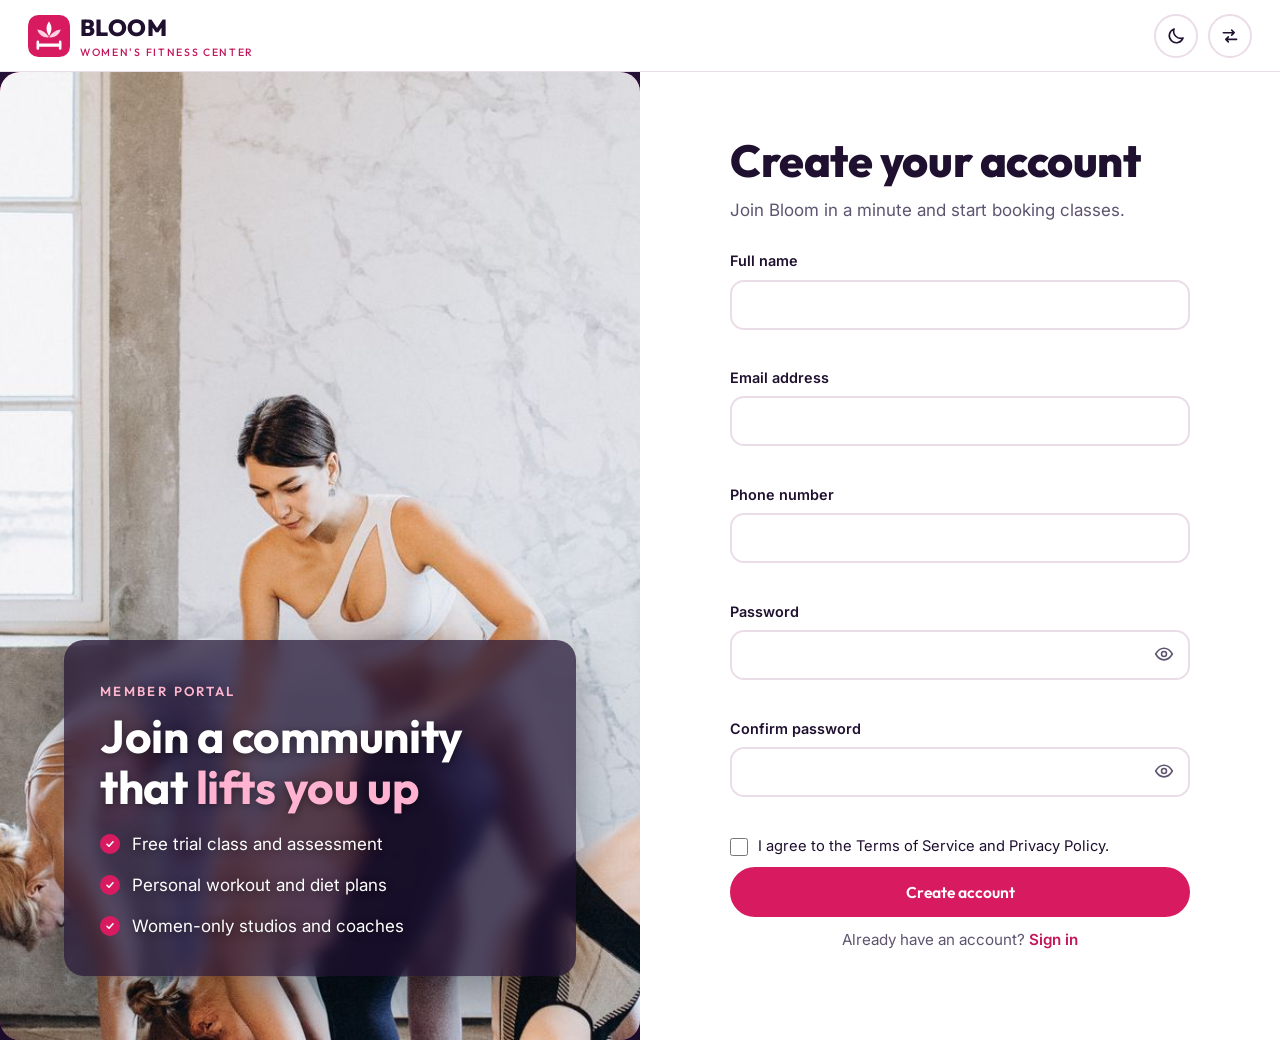
<file: create-account.html>
<!DOCTYPE html>
<html lang="en" dir="ltr">
  <head>
    <meta charset="utf-8">
    <meta name="viewport" content="width=device-width, initial-scale=1">
    <title>Create Account — Bloom Women's Fitness Center</title>
    <meta name="description" content="Create your Bloom member account.">
    <link rel="icon" type="image/svg+xml" href="assets/images/favicon.svg">
    <link rel="preconnect" href="https://fonts.googleapis.com">
    <link rel="preconnect" href="https://fonts.gstatic.com" crossorigin>
    <link href="https://fonts.googleapis.com/css2?family=Outfit:wght@500;600;700;800&family=Inter:wght@400;500;600&display=swap" rel="stylesheet">
    <link rel="stylesheet" href="assets/css/style.css">
    <script>
      try{var d=document.documentElement;d.dataset.theme=localStorage.getItem('theme')||'light';d.dir=localStorage.getItem('dir')||'ltr'}catch(e){}
    </script>
    <script defer src="assets/js/main.js"></script>
    <script defer src="assets/js/auth.js"></script>
  </head>
  <body data-page="register" data-layout="auth">
    <div id="loader" role="status" aria-live="polite">
      <div class="ld">
        <svg viewBox="0 0 64 64" aria-hidden="true">
          <rect width="64" height="64" rx="16" fill="#D81B60"/>
          <path d="M32 10c5 7 5 14 0 22-5-8-5-15 0-22z" fill="#fff"/>
          <path d="M14 22c8 1 14 5 18 12-8 1-15-3-18-12zM50 22c-8 1-14 5-18 12 8 1 15-3 18-12z" fill="#FFD0E0"/>
          <path d="M18 46h28" stroke="#fff" stroke-width="5" stroke-linecap="round"/>
          <path d="M15 41v10M49 41v10" stroke="#fff" stroke-width="4" stroke-linecap="round"/>
        </svg>
        <b>BLOOM</b>
        <div class="ld-bar"><i></i></div>
        <span class="sr">Loading…</span>
      </div>
    </div>
    <noscript>
      <style>#loader{display:none}</style>
    </noscript>
    <div id="auth-nav"></div>
    <main class="auth">
      <section class="auth-img">
        <div class="bgimg imgph" data-slot="img-66" aria-hidden="true"></div>
        <div>
          <span class="eyebrow">Member portal</span>
          <h2>Join a community that <em>lifts you up</em></h2>
          <ul class="clist">
            <li>Free trial class and assessment</li>
            <li>Personal workout and diet plans</li>
            <li>Women-only studios and coaches</li>
          </ul>
        </div>
      </section>
      <section class="auth-form">
        <div class="auth-box">
          <h1>Create your account</h1>
          <p>Join Bloom in a minute and start booking classes.</p>
          <form id="authform" novalidate>
            <div class="field">
              <label for="name">Full name</label>
              <input id="name" type="text" autocomplete="name">
              <span class="err" id="name-e"></span>
            </div>
            <div class="field">
              <label for="email">Email address</label>
              <input id="email" type="email" autocomplete="email">
              <span class="err" id="email-e"></span>
            </div>
            <div class="field">
              <label for="phone">Phone number</label>
              <input id="phone" type="tel" autocomplete="tel">
              <span class="err" id="phone-e"></span>
            </div>
            <div class="field">
              <label for="password">Password</label>
              <div class="pw">
                <input id="password" type="password" autocomplete="new-password">
                <button type="button" aria-label="Show password"></button>
              </div>
              <span class="err" id="password-e"></span>
            </div>
            <div class="field">
              <label for="confirm">Confirm password</label>
              <div class="pw">
                <input id="confirm" type="password" autocomplete="new-password">
                <button type="button" aria-label="Show password"></button>
              </div>
              <span class="err" id="confirm-e"></span>
            </div>
            <label class="agree">
              <input type="checkbox" id="terms">
              <span>I agree to the Terms of Service and Privacy Policy.</span>
            </label>
            <span class="err" id="terms-e" style="display:block;margin:-10px 0 12px;color:#B3261E;font-size:.82rem"></span>
            <button class="btn btn-p" type="submit">Create account</button>
            <div class="msg" id="a-msg" role="status" style="margin-top:16px"></div>
          </form>
          <p class="auth-alt">Already have an account? <a href="login.html">Sign in</a></p>
        </div>
      </section>
    </main>
  </body>
</html>
</file>
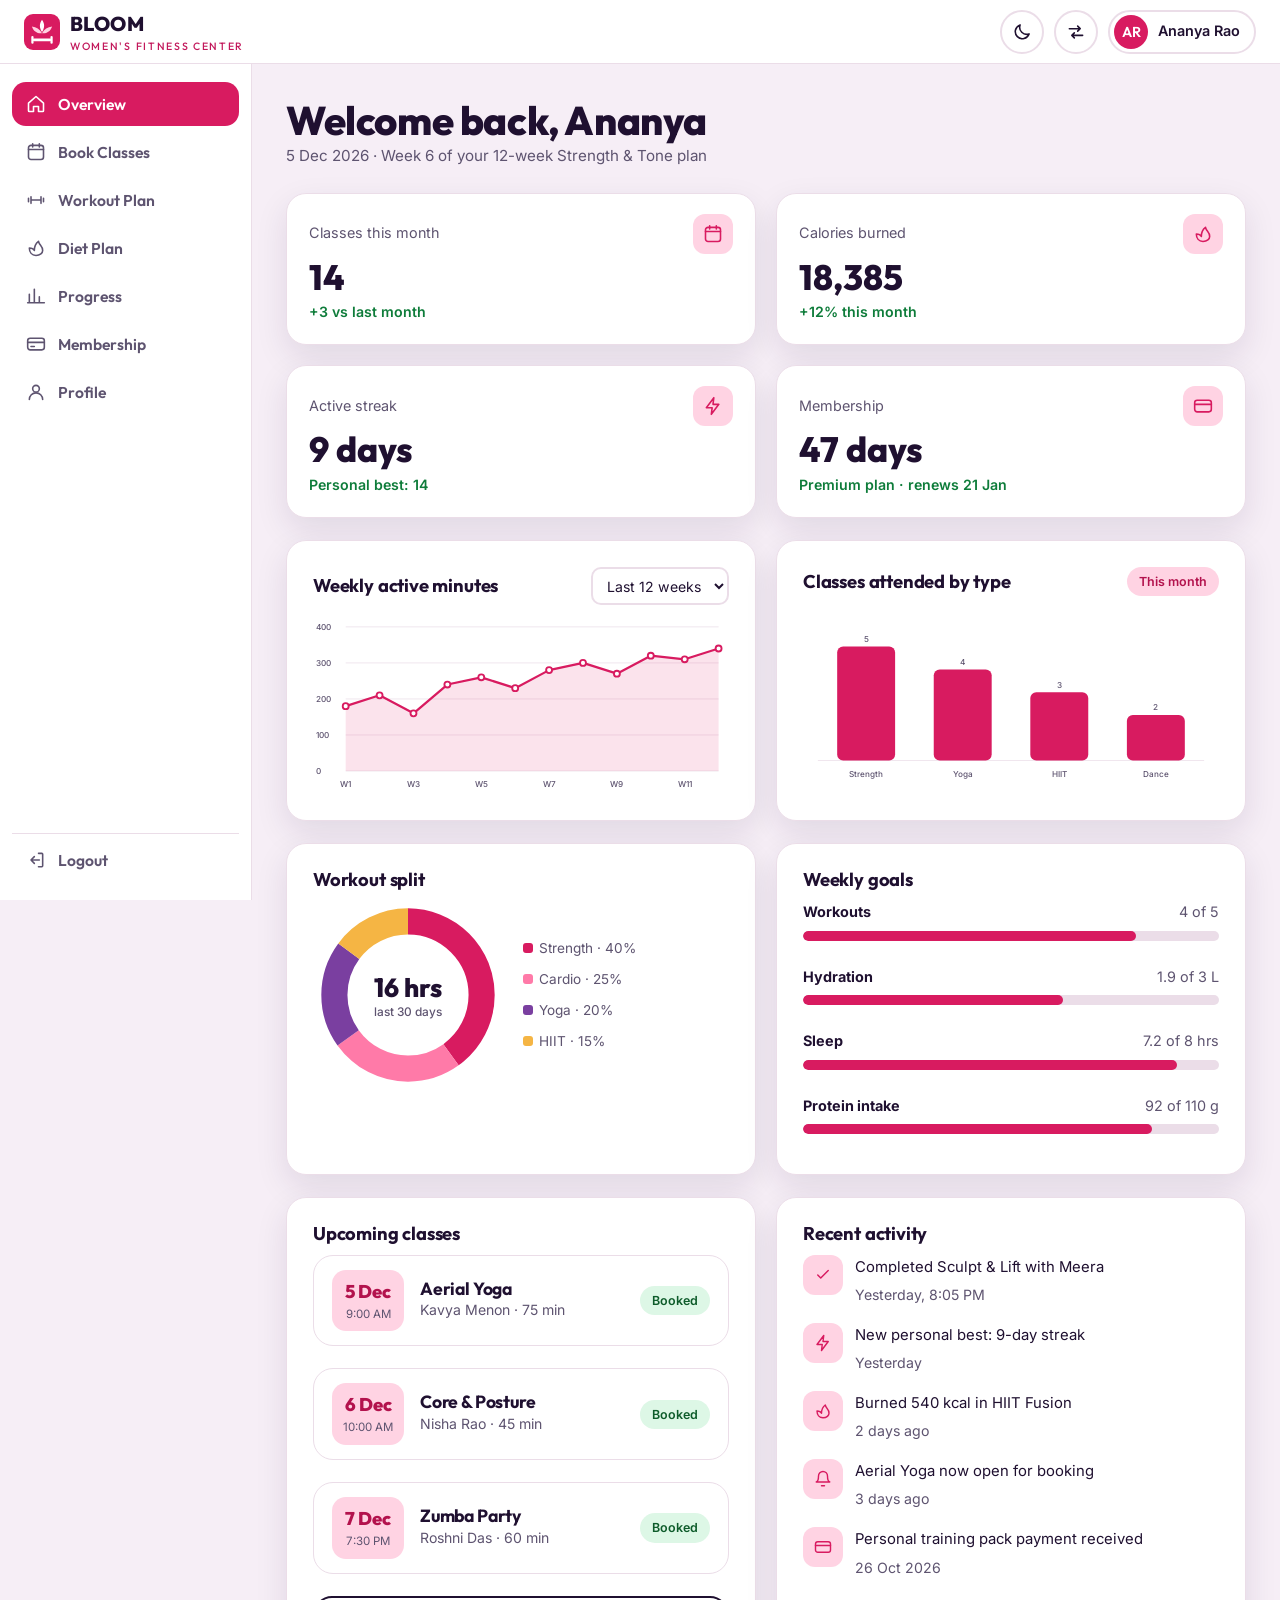
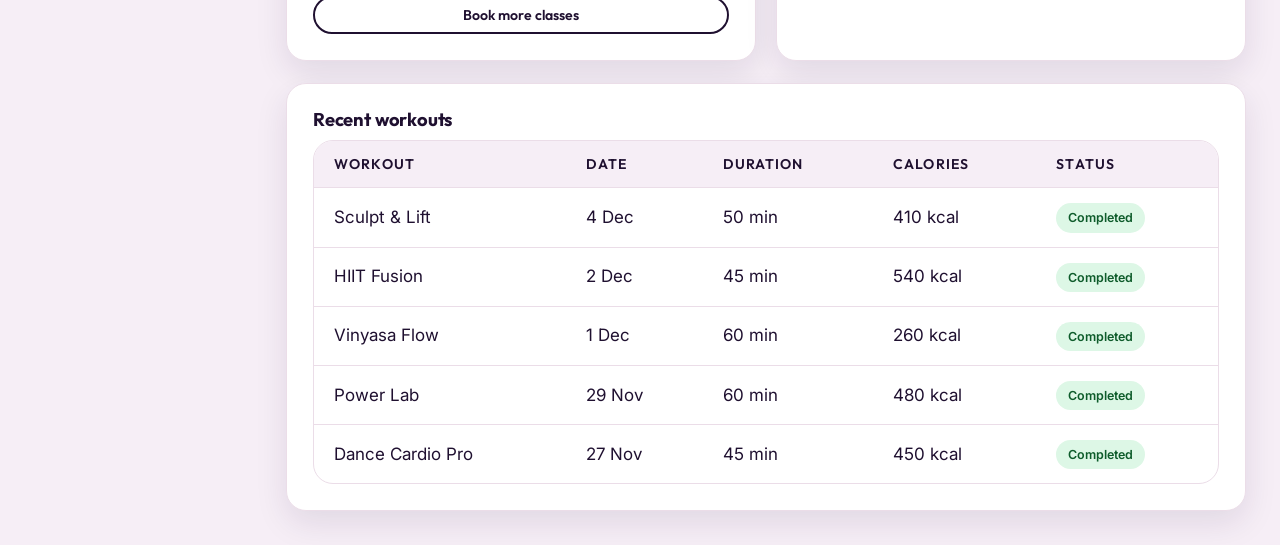
<file: dashboard.html>
<!DOCTYPE html>
<html lang="en" dir="ltr">
  <head>
    <meta charset="utf-8">
    <meta name="viewport" content="width=device-width, initial-scale=1">
    <title>Member Dashboard — Bloom Women's Fitness Center</title>
    <meta name="description" content="Member dashboard: book classes, workout and diet plans, and renew your membership.">
    <link rel="icon" type="image/svg+xml" href="assets/images/favicon.svg">
    <link rel="preconnect" href="https://fonts.googleapis.com">
    <link rel="preconnect" href="https://fonts.gstatic.com" crossorigin>
    <link href="https://fonts.googleapis.com/css2?family=Outfit:wght@500;600;700;800&family=Inter:wght@400;500;600&display=swap" rel="stylesheet">
    <link rel="stylesheet" href="assets/css/style.css">
    <script>
      try{var d=document.documentElement;d.dataset.theme=localStorage.getItem('theme')||'light';d.dir=localStorage.getItem('dir')||'ltr'}catch(e){}
    </script>
    <script defer src="assets/js/main.js"></script>
    <script defer src="assets/js/dashboard.js"></script>
  </head>
  <body data-page="dashboard" data-layout="dash">
    <noscript>
      <p style="padding:24px">JavaScript is required for the member dashboard.</p>
    </noscript>
  </body>
</html>
</file>
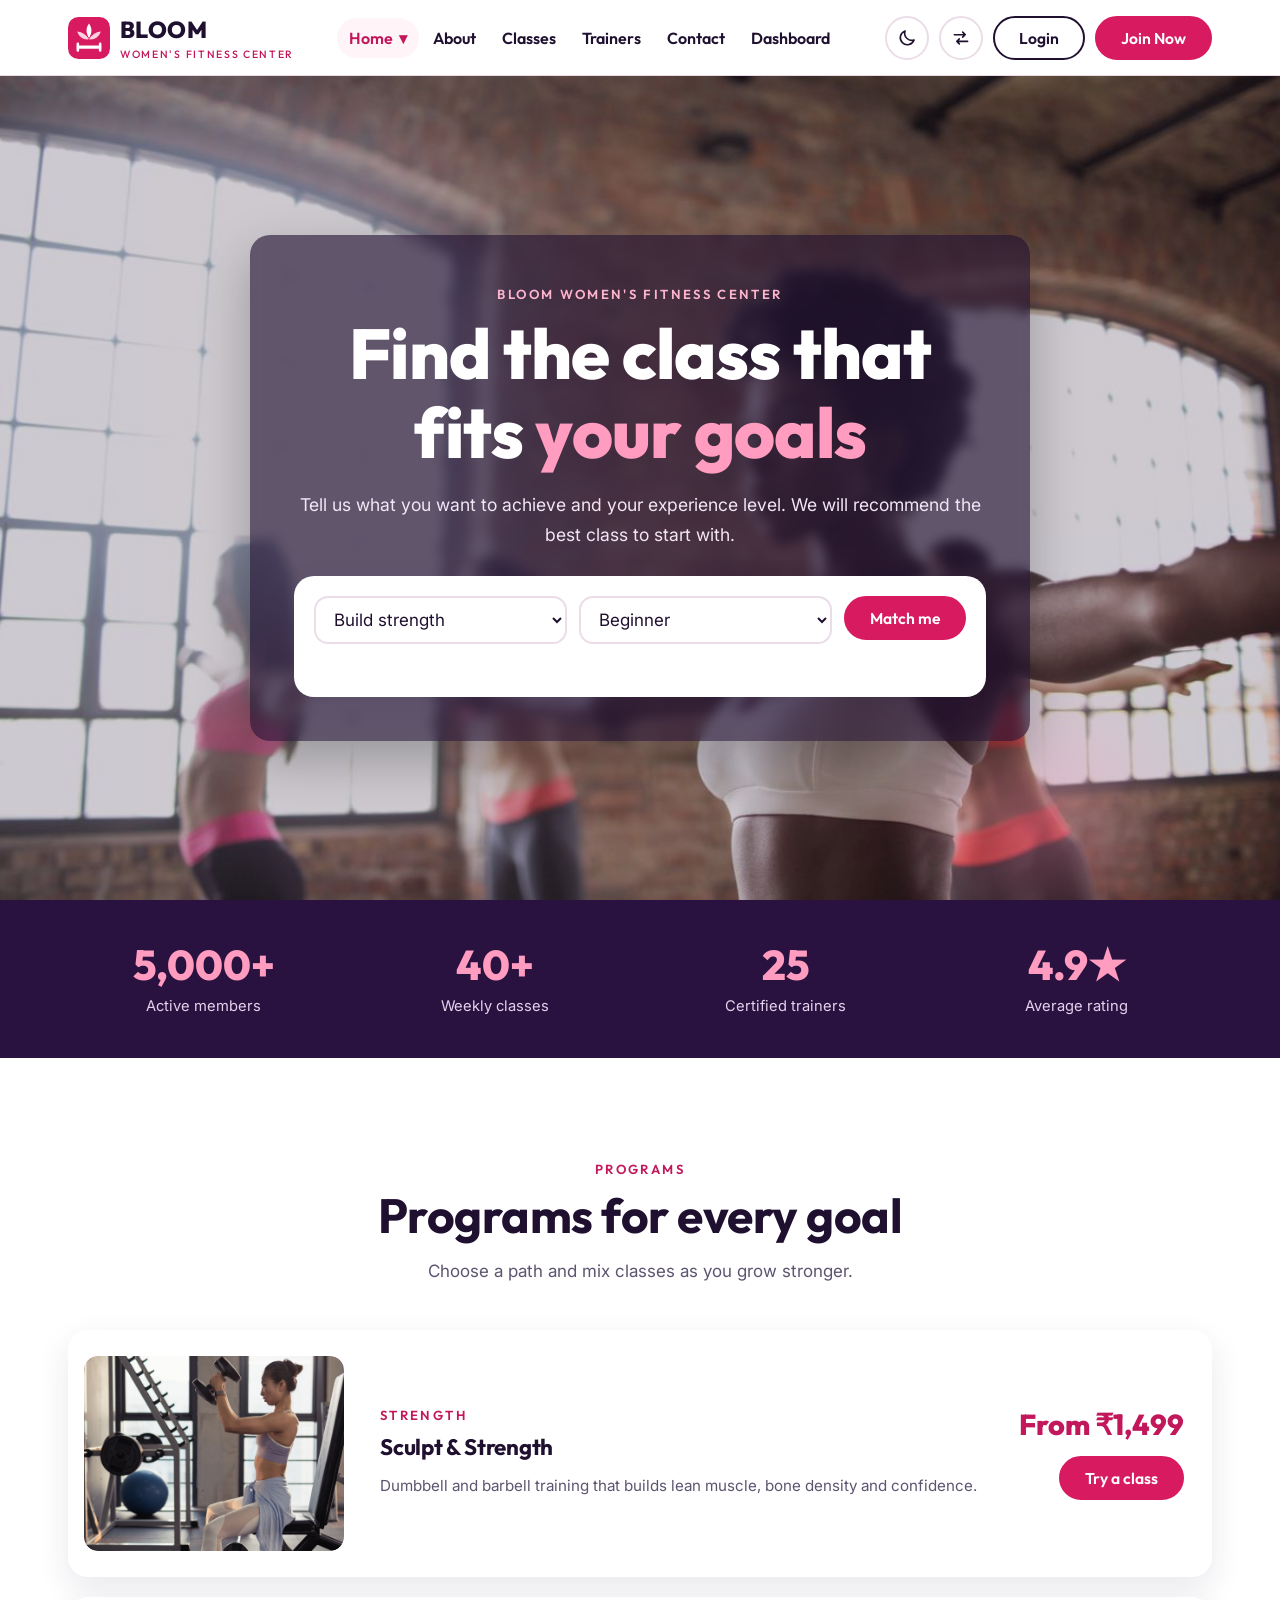
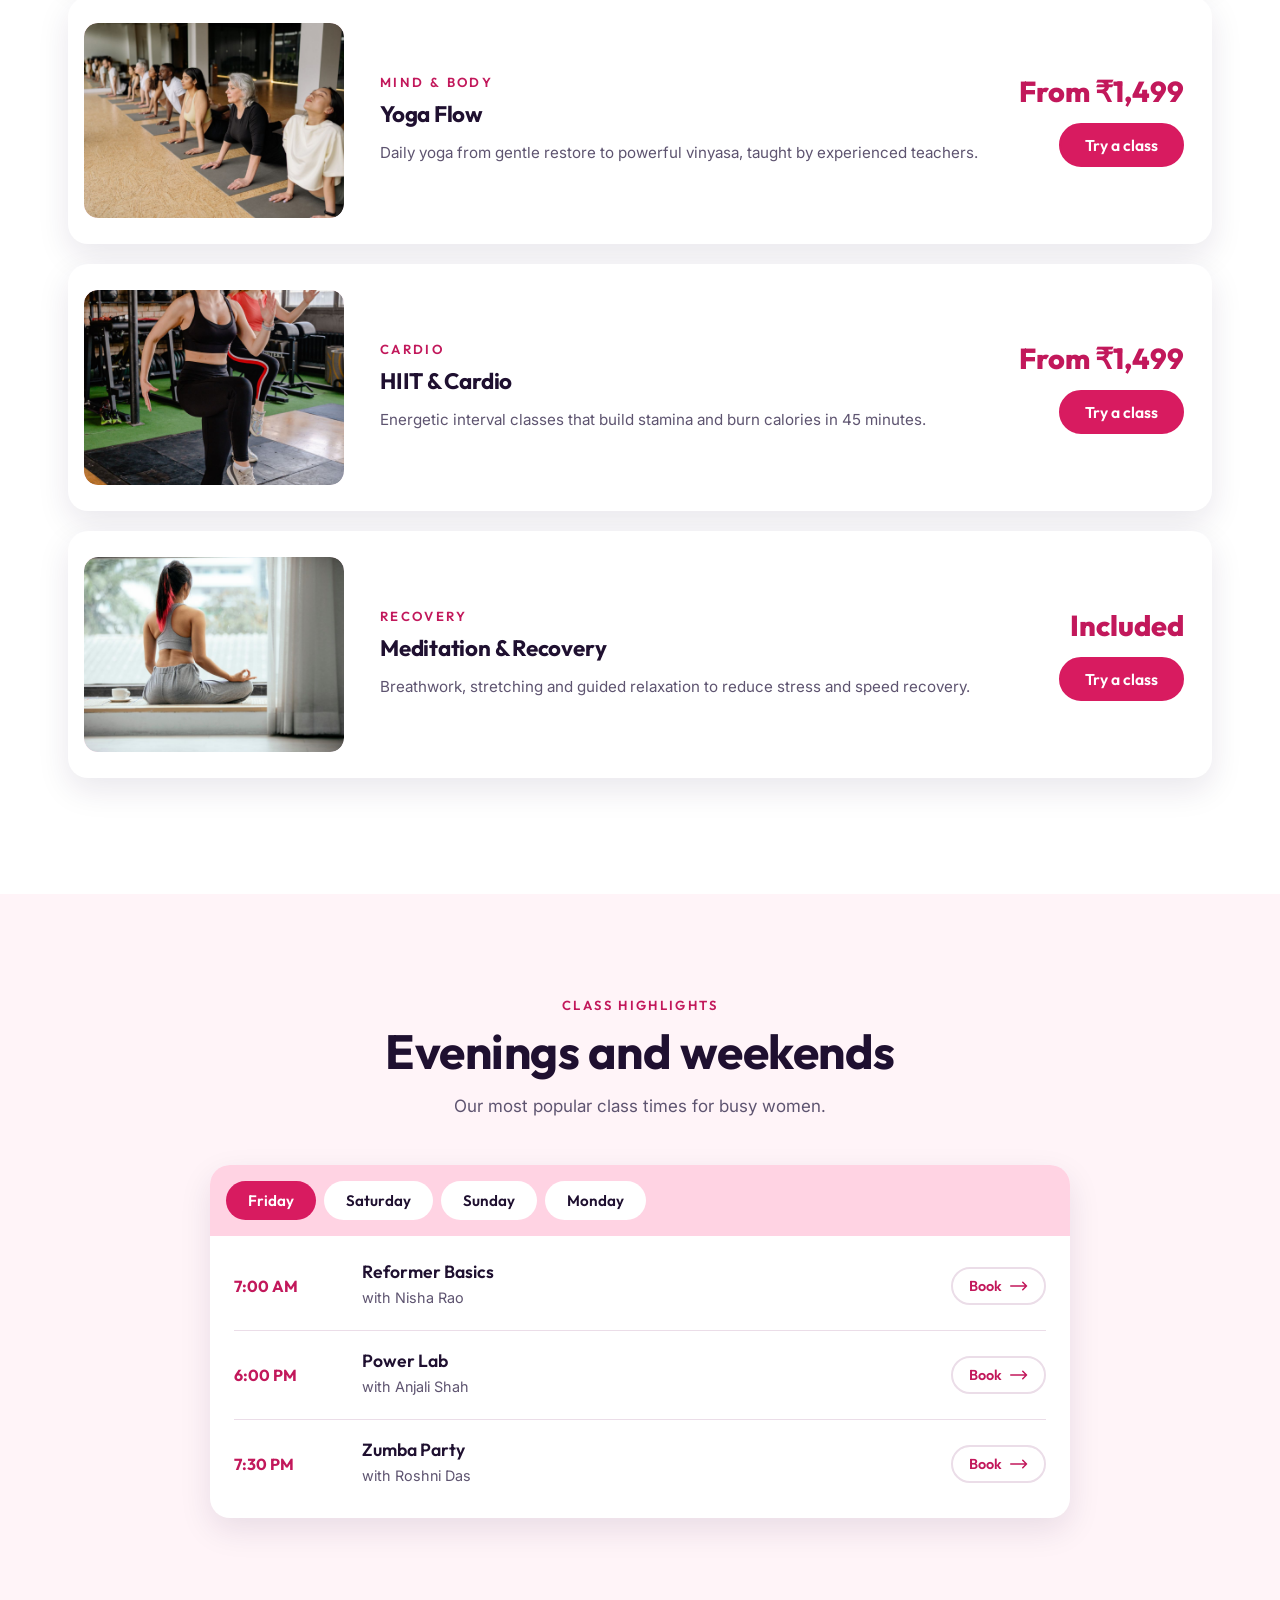
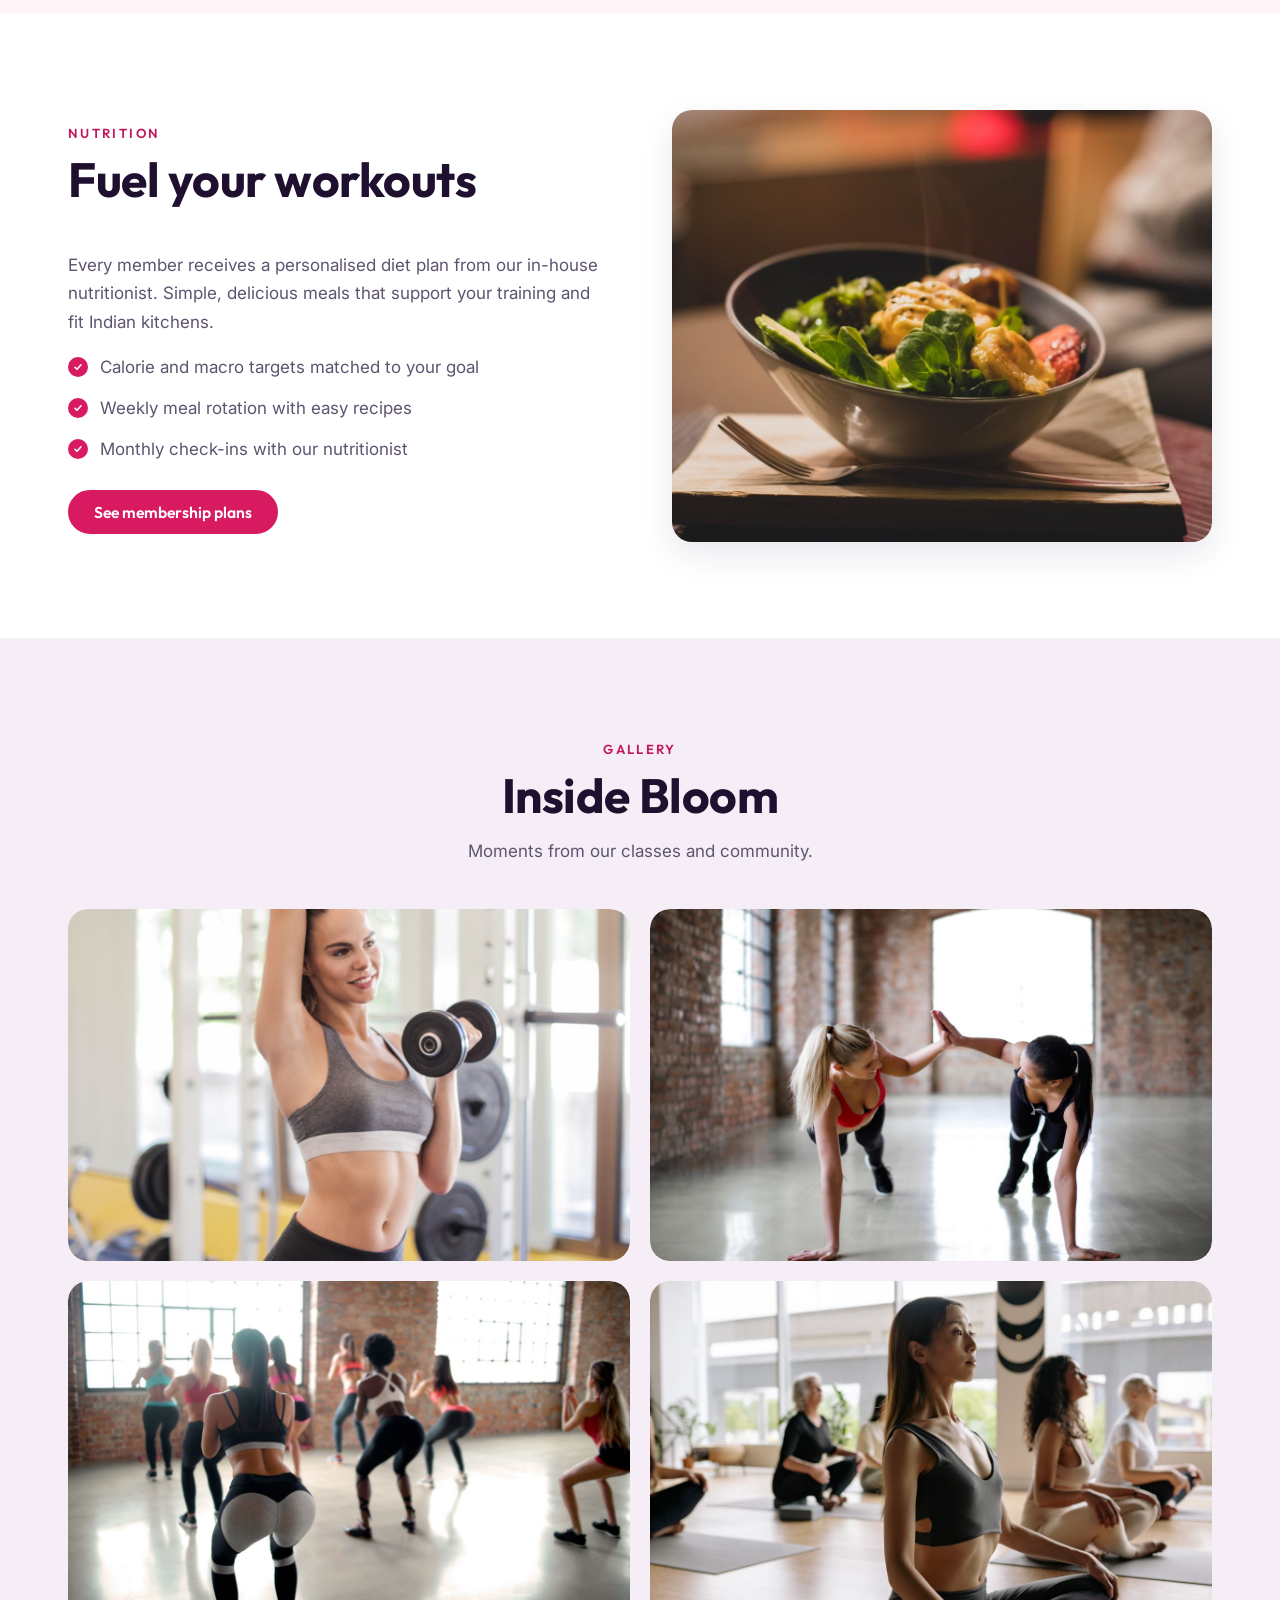
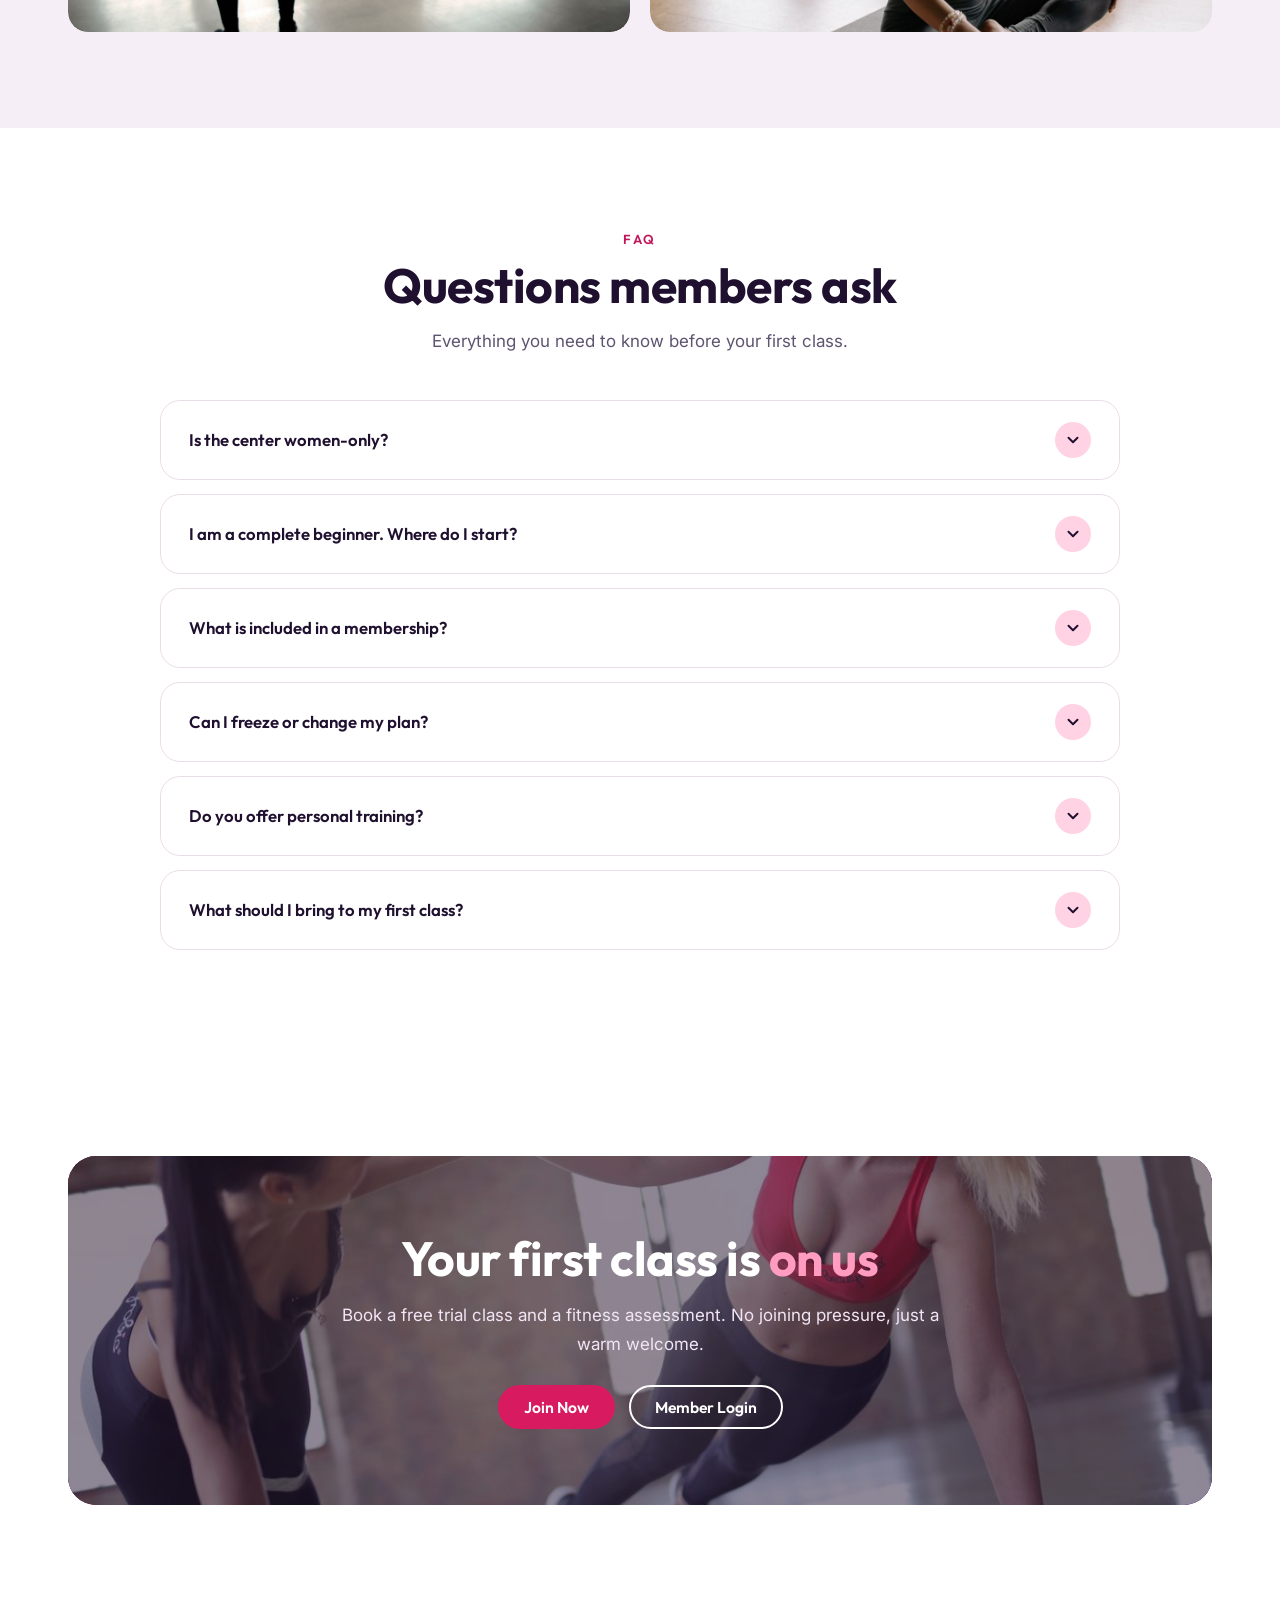
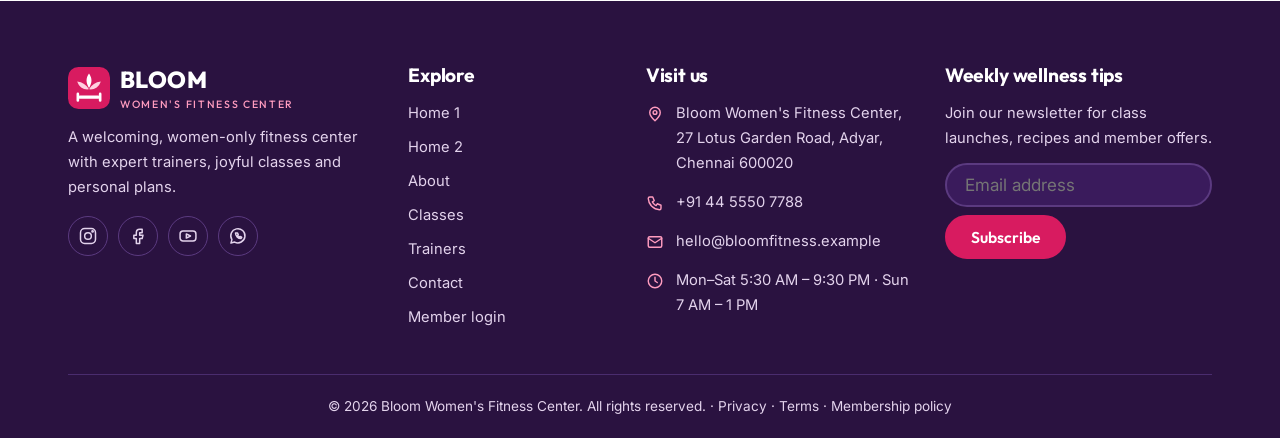
<file: home-2.html>
<!DOCTYPE html>
<html lang="en" dir="ltr">
  <head>
    <meta charset="utf-8">
    <meta name="viewport" content="width=device-width, initial-scale=1">
    <title>Class Finder — Bloom Women's Fitness Center</title>
    <meta name="description" content="Find the right women's fitness class for your goals and level.">
    <link rel="icon" type="image/svg+xml" href="assets/images/favicon.svg">
    <link rel="preconnect" href="https://fonts.googleapis.com">
    <link rel="preconnect" href="https://fonts.gstatic.com" crossorigin>
    <link href="https://fonts.googleapis.com/css2?family=Outfit:wght@500;600;700;800&family=Inter:wght@400;500;600&display=swap" rel="stylesheet">
    <link rel="stylesheet" href="assets/css/style.css">
    <script>
      try{var d=document.documentElement;d.dataset.theme=localStorage.getItem('theme')||'light';d.dir=localStorage.getItem('dir')||'ltr'}catch(e){}
    </script>
    <script defer src="assets/js/main.js"></script>
  </head>
  <body data-page="home2" data-layout="site">
    <div id="loader" role="status" aria-live="polite">
      <div class="ld">
        <svg viewBox="0 0 64 64" aria-hidden="true">
          <rect width="64" height="64" rx="16" fill="#D81B60"/>
          <path d="M32 10c5 7 5 14 0 22-5-8-5-15 0-22z" fill="#fff"/>
          <path d="M14 22c8 1 14 5 18 12-8 1-15-3-18-12zM50 22c-8 1-14 5-18 12 8 1 15-3 18-12z" fill="#FFD0E0"/>
          <path d="M18 46h28" stroke="#fff" stroke-width="5" stroke-linecap="round"/>
          <path d="M15 41v10M49 41v10" stroke="#fff" stroke-width="4" stroke-linecap="round"/>
        </svg>
        <b>BLOOM</b>
        <div class="ld-bar"><i></i></div>
        <span class="sr">Loading…</span>
      </div>
    </div>
    <noscript>
      <style>#loader{display:none}</style>
    </noscript>
    <div id="site-nav"></div>
    <main>
      <section class="hero c">
        <div class="bgimg imgph" data-slot="img-16" aria-hidden="true"></div>
        <div class="wrap">
          <div class="hp">
            <span class="eyebrow">Bloom Women's Fitness Center</span>
            <h1>Find the class that fits <em>your goals</em></h1>
            <p class="lead">
              Tell us what you want to achieve and your experience level. We will recommend the best class to start with.
            </p>
            <form class="mat" id="matcher">
              <select id="m-goal" aria-label="Goal">
                <option value="strength">Build strength</option>
                <option value="burn">Burn calories</option>
                <option value="calm">Flexibility and calm</option>
                <option value="dance">Dance and have fun</option>
              </select>
              <select id="m-level" aria-label="Level">
                <option value="b">Beginner</option>
                <option value="i">Intermediate</option>
                <option value="a">Advanced</option>
              </select>
              <button class="btn btn-p" type="submit">Match me</button>
              <output id="m-out" role="status"></output>
            </form>
          </div>
        </div>
      </section>
      <section class="band dk">
        <div class="wrap">
          <div><b>5,000+</b><span>Active members</span></div>
          <div><b>40+</b><span>Weekly classes</span></div>
          <div><b>25</b><span>Certified trainers</span></div>
          <div><b>4.9★</b><span>Average rating</span></div>
        </div>
      </section>
      <section class="sec ">
        <div class="wrap">
          <div class="head">
            <span class="eyebrow">Programs</span>
            <h2>Programs for every goal</h2>
            <p>Choose a path and mix classes as you grow stronger.</p>
          </div>
          <article class="crow">
            <div class="imgph" data-slot="img-17" data-alt="Woman exercising with dumbbells in a gym" aria-hidden="true"></div>
            <div>
              <span class="eyebrow" style="margin:0">Strength</span>
              <h3>Sculpt & Strength</h3>
              <p>Dumbbell and barbell training that builds lean muscle, bone density and confidence.</p>
            </div>
            <div class="ct">
              <div class="price">From ₹1,499</div>
              <a class="btn btn-p" href="contact.html#join">Try a class</a>
            </div>
          </article>
          <article class="crow">
            <div class="imgph" data-slot="img-18" data-alt="Women in a yoga class on pink mats in a loft studio" aria-hidden="true"></div>
            <div>
              <span class="eyebrow" style="margin:0">Mind & body</span>
              <h3>Yoga Flow</h3>
              <p>Daily yoga from gentle restore to powerful vinyasa, taught by experienced teachers.</p>
            </div>
            <div class="ct">
              <div class="price">From ₹1,499</div>
              <a class="btn btn-p" href="contact.html#join">Try a class</a>
            </div>
          </article>
          <article class="crow">
            <div class="imgph" data-slot="img-19" data-alt="Women in a group exercise class" aria-hidden="true"></div>
            <div>
              <span class="eyebrow" style="margin:0">Cardio</span>
              <h3>HIIT & Cardio</h3>
              <p>Energetic interval classes that build stamina and burn calories in 45 minutes.</p>
            </div>
            <div class="ct">
              <div class="price">From ₹1,499</div>
              <a class="btn btn-p" href="contact.html#join">Try a class</a>
            </div>
          </article>
          <article class="crow">
            <div class="imgph" data-slot="img-20" data-alt="Fit woman practicing the easy sit meditation posture" aria-hidden="true"></div>
            <div>
              <span class="eyebrow" style="margin:0">Recovery</span>
              <h3>Meditation & Recovery</h3>
              <p>Breathwork, stretching and guided relaxation to reduce stress and speed recovery.</p>
            </div>
            <div class="ct">
              <div class="price">Included</div>
              <a class="btn btn-p" href="contact.html#join">Try a class</a>
            </div>
          </article>
        </div>
      </section>
      <section class="sec alt">
        <div class="wrap">
          <div class="head">
            <span class="eyebrow">Class highlights</span>
            <h2>Evenings and weekends</h2>
            <p>Our most popular class times for busy women.</p>
          </div>
          <div class="dsched" data-tabs>
            <div class="dtabs" role="tablist" aria-label="Choose a day"><button class="dtab on" role="tab" aria-selected="true" data-tab="d0">Friday</button><button class="dtab" role="tab" aria-selected="false" data-tab="d1">Saturday</button><button class="dtab" role="tab" aria-selected="false" data-tab="d2">Sunday</button><button class="dtab" role="tab" aria-selected="false" data-tab="d3">Monday</button></div>
            <div class="dbody"><ul class="dpanel on" role="tabpanel" id="d0"><li class="drow"><time>7:00 AM</time><div class="dinfo"><b>Reformer Basics</b><span>with Nisha Rao</span></div><a class="dbook" href="dashboard.html#classes">Book<svg viewBox="0 0 24 12" aria-hidden="true"><path d="M1 6h21M17 1l5 5-5 5"/></svg></a></li><li class="drow"><time>6:00 PM</time><div class="dinfo"><b>Power Lab</b><span>with Anjali Shah</span></div><a class="dbook" href="dashboard.html#classes">Book<svg viewBox="0 0 24 12" aria-hidden="true"><path d="M1 6h21M17 1l5 5-5 5"/></svg></a></li><li class="drow"><time>7:30 PM</time><div class="dinfo"><b>Zumba Party</b><span>with Roshni Das</span></div><a class="dbook" href="dashboard.html#classes">Book<svg viewBox="0 0 24 12" aria-hidden="true"><path d="M1 6h21M17 1l5 5-5 5"/></svg></a></li></ul><ul class="dpanel" role="tabpanel" id="d1"><li class="drow"><time>7:30 AM</time><div class="dinfo"><b>Cardio Kickstart</b><span>with Divya Nair</span></div><a class="dbook" href="dashboard.html#classes">Book<svg viewBox="0 0 24 12" aria-hidden="true"><path d="M1 6h21M17 1l5 5-5 5"/></svg></a></li><li class="drow"><time>9:00 AM</time><div class="dinfo"><b>Aerial Yoga</b><span>with Kavya Menon</span></div><a class="dbook" href="dashboard.html#classes">Book<svg viewBox="0 0 24 12" aria-hidden="true"><path d="M1 6h21M17 1l5 5-5 5"/></svg></a></li><li class="drow"><time>5:00 PM</time><div class="dinfo"><b>Dance Fit Basics</b><span>with Roshni Das</span></div><a class="dbook" href="dashboard.html#classes">Book<svg viewBox="0 0 24 12" aria-hidden="true"><path d="M1 6h21M17 1l5 5-5 5"/></svg></a></li></ul><ul class="dpanel" role="tabpanel" id="d2"><li class="drow"><time>8:00 AM</time><div class="dinfo"><b>Restore & Stretch</b><span>with Kavya Menon</span></div><a class="dbook" href="dashboard.html#classes">Book<svg viewBox="0 0 24 12" aria-hidden="true"><path d="M1 6h21M17 1l5 5-5 5"/></svg></a></li><li class="drow"><time>10:00 AM</time><div class="dinfo"><b>Core & Posture</b><span>with Nisha Rao</span></div><a class="dbook" href="dashboard.html#classes">Book<svg viewBox="0 0 24 12" aria-hidden="true"><path d="M1 6h21M17 1l5 5-5 5"/></svg></a></li><li class="drow"><time>11:00 AM</time><div class="dinfo"><b>Beginner Strength</b><span>with Meera Iyer</span></div><a class="dbook" href="dashboard.html#classes">Book<svg viewBox="0 0 24 12" aria-hidden="true"><path d="M1 6h21M17 1l5 5-5 5"/></svg></a></li></ul><ul class="dpanel" role="tabpanel" id="d3"><li class="drow"><time>6:30 AM</time><div class="dinfo"><b>Strength Foundations</b><span>with Meera Iyer</span></div><a class="dbook" href="dashboard.html#classes">Book<svg viewBox="0 0 24 12" aria-hidden="true"><path d="M1 6h21M17 1l5 5-5 5"/></svg></a></li><li class="drow"><time>7:00 PM</time><div class="dinfo"><b>HIIT Fusion</b><span>with Divya Nair</span></div><a class="dbook" href="dashboard.html#classes">Book<svg viewBox="0 0 24 12" aria-hidden="true"><path d="M1 6h21M17 1l5 5-5 5"/></svg></a></li><li class="drow"><time>7:30 PM</time><div class="dinfo"><b>Zumba Party</b><span>with Roshni Das</span></div><a class="dbook" href="dashboard.html#classes">Book<svg viewBox="0 0 24 12" aria-hidden="true"><path d="M1 6h21M17 1l5 5-5 5"/></svg></a></li></ul></div>
          </div>
        </div>
      </section>
      <section class="sec ">
        <div class="wrap">
          <div class="split">
            <div>
              <div class="head l">
                <span class="eyebrow">Nutrition</span>
                <h2>Fuel your workouts</h2>
              </div>
              <p>
                Every member receives a personalised diet plan from our in-house nutritionist. Simple, delicious meals that support your training and fit Indian kitchens.
              </p>
              <ul class="clist">
                <li>Calorie and macro targets matched to your goal</li>
                <li>Weekly meal rotation with easy recipes</li>
                <li>Monthly check-ins with our nutritionist</li>
              </ul>
              <div class="btns" style="margin-top:26px">
                <a class="btn btn-p" href="contact.html#join">See membership plans</a>
              </div>
            </div>
            <div class="imgph" data-slot="img-21" data-alt="Healthy quinoa and grilled chicken bowl" aria-hidden="true"></div>
          </div>
        </div>
      </section>
      <section class="sec alt2">
        <div class="wrap">
          <div class="head">
            <span class="eyebrow">Gallery</span>
            <h2>Inside Bloom</h2>
            <p>Moments from our classes and community.</p>
          </div>
          <div class="gal">
            <div class="imgph" data-slot="img-22" data-alt="Women raising pink dumbbells in a group workout" aria-hidden="true"></div>
            <div class="imgph" data-slot="img-23" data-alt="Girls rehearsing a dance routine against a white background" aria-hidden="true"></div>
            <div class="imgph" data-slot="img-24" data-alt="Women doing squats during a group fitness class" aria-hidden="true"></div>
            <div class="imgph" data-slot="img-25" data-alt="Yoga class in front of a brick wall" aria-hidden="true"></div>
          </div>
        </div>
      </section>
      <section class="sec ">
        <div class="wrap">
          <div class="head">
            <span class="eyebrow">FAQ</span>
            <h2>Questions members ask</h2>
            <p>Everything you need to know before your first class.</p>
          </div>
          <div class="faqw">
            <details>
              <summary>Is the center women-only?</summary>
              <p>
                Yes. Bloom is a women-only space, from the studios and gym floor to the changing rooms, so every member can train comfortably.
              </p>
            </details>
            <details>
              <summary>I am a complete beginner. Where do I start?</summary>
              <p>
                Book a free trial class. A trainer will assess your goals and fitness level and recommend a starter plan and classes.
              </p>
            </details>
            <details>
              <summary>What is included in a membership?</summary>
              <p>
                Unlimited group classes (Premium and Elite), a personal workout plan, a diet plan, trainer check-ins, lockers and showers.
              </p>
            </details>
            <details>
              <summary>Can I freeze or change my plan?</summary>
              <p>
                Yes. You can pause for up to 30 days per year and upgrade or switch plans any time from your member dashboard.
              </p>
            </details>
            <details>
              <summary>Do you offer personal training?</summary>
              <p>
                Personal training sessions are available with every certified trainer. Elite members include four sessions each month.
              </p>
            </details>
            <details>
              <summary>What should I bring to my first class?</summary>
              <p>
                Comfortable activewear, training shoes, a water bottle and a small towel. Yoga mats and equipment are provided.
              </p>
            </details>
          </div>
        </div>
      </section>
      <section class="sec ">
        <div class="wrap">
          <div class="cta">
            <div class="bgimg imgph" data-slot="img-26" aria-hidden="true"></div>
            <h2>Your first class is <em>on us</em></h2>
            <p>Book a free trial class and a fitness assessment. No joining pressure, just a warm welcome.</p>
            <div class="btns">
              <a class="btn btn-p" href="contact.html#join">Join Now</a>
              <a class="btn btn-w" href="login.html">Member Login</a>
            </div>
          </div>
        </div>
      </section>
    </main>
    <div id="site-footer"></div>
  </body>
</html>
</file>
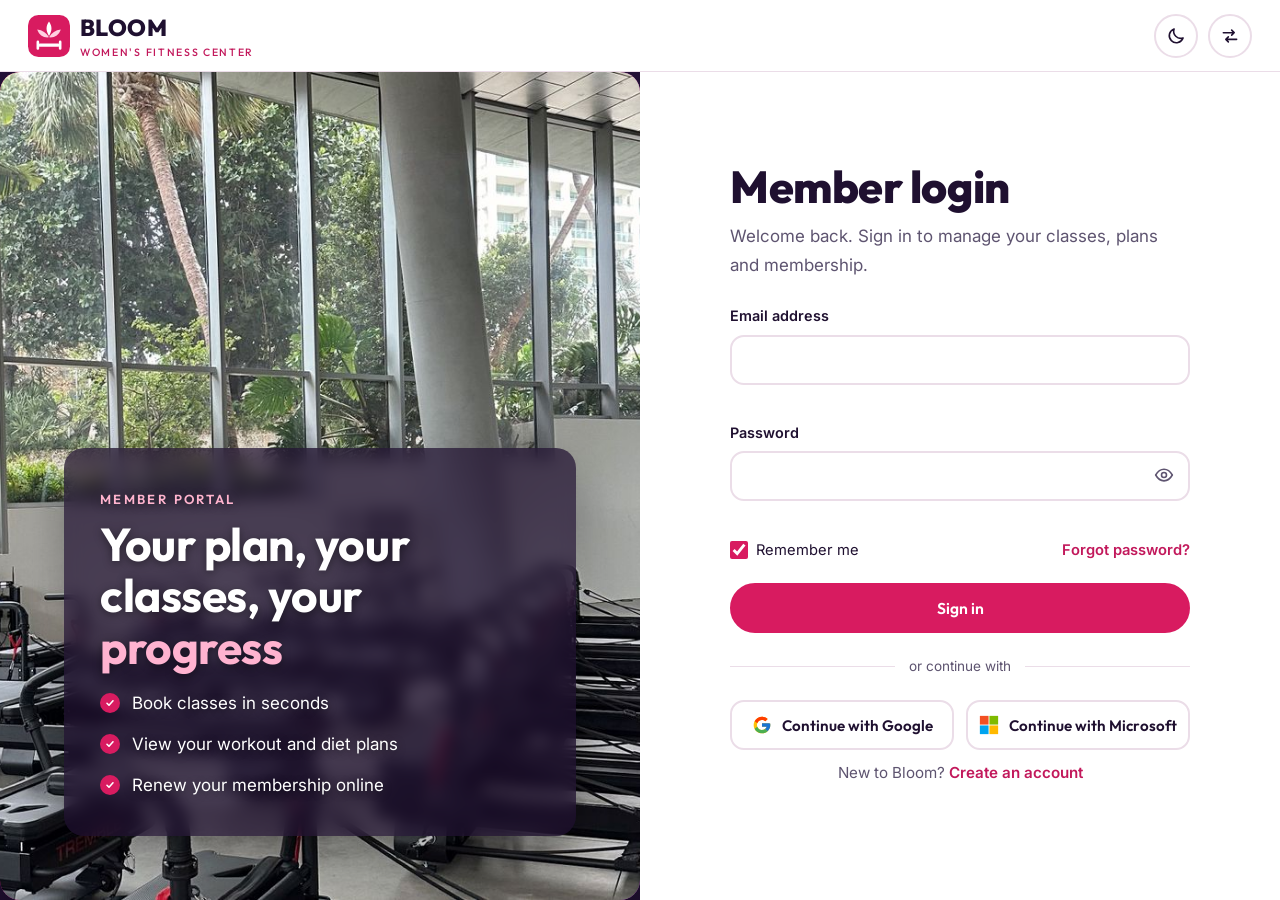
<file: login.html>
<!DOCTYPE html>
<html lang="en" dir="ltr">
  <head>
    <meta charset="utf-8">
    <meta name="viewport" content="width=device-width, initial-scale=1">
    <title>Member Login — Bloom Women's Fitness Center</title>
    <meta name="description" content="Member login for Bloom Women's Fitness Center.">
    <link rel="icon" type="image/svg+xml" href="assets/images/favicon.svg">
    <link rel="preconnect" href="https://fonts.googleapis.com">
    <link rel="preconnect" href="https://fonts.gstatic.com" crossorigin>
    <link href="https://fonts.googleapis.com/css2?family=Outfit:wght@500;600;700;800&family=Inter:wght@400;500;600&display=swap" rel="stylesheet">
    <link rel="stylesheet" href="assets/css/style.css">
    <script>
      try{var d=document.documentElement;d.dataset.theme=localStorage.getItem('theme')||'light';d.dir=localStorage.getItem('dir')||'ltr'}catch(e){}
    </script>
    <script defer src="assets/js/main.js"></script>
    <script defer src="assets/js/auth.js"></script>
  </head>
  <body data-page="login" data-layout="auth">
    <div id="loader" role="status" aria-live="polite">
      <div class="ld">
        <svg viewBox="0 0 64 64" aria-hidden="true">
          <rect width="64" height="64" rx="16" fill="#D81B60"/>
          <path d="M32 10c5 7 5 14 0 22-5-8-5-15 0-22z" fill="#fff"/>
          <path d="M14 22c8 1 14 5 18 12-8 1-15-3-18-12zM50 22c-8 1-14 5-18 12 8 1 15-3 18-12z" fill="#FFD0E0"/>
          <path d="M18 46h28" stroke="#fff" stroke-width="5" stroke-linecap="round"/>
          <path d="M15 41v10M49 41v10" stroke="#fff" stroke-width="4" stroke-linecap="round"/>
        </svg>
        <b>BLOOM</b>
        <div class="ld-bar"><i></i></div>
        <span class="sr">Loading…</span>
      </div>
    </div>
    <noscript>
      <style>#loader{display:none}</style>
    </noscript>
    <div id="auth-nav"></div>
    <main class="auth">
      <section class="auth-img">
        <div class="bgimg imgph" data-slot="img-65" aria-hidden="true"></div>
        <div>
          <span class="eyebrow">Member portal</span>
          <h2>Your plan, your classes, your <em>progress</em></h2>
          <ul class="clist">
            <li>Book classes in seconds</li>
            <li>View your workout and diet plans</li>
            <li>Renew your membership online</li>
          </ul>
        </div>
      </section>
      <section class="auth-form">
        <div class="auth-box">
          <h1>Member login</h1>
          <p>Welcome back. Sign in to manage your classes, plans and membership.</p>
          <form id="authform" novalidate>
            <div class="field">
              <label for="email">Email address</label>
              <input id="email" type="email" autocomplete="email">
              <span class="err" id="email-e"></span>
            </div>
            <div class="field">
              <label for="password">Password</label>
              <div class="pw">
                <input id="password" type="password" autocomplete="current-password">
                <button type="button" aria-label="Show password"></button>
              </div>
              <span class="err" id="password-e"></span>
            </div>
            <div class="auth-row">
              <label>
                <input type="checkbox" checked>
                 Remember me
              </label>
              <a href="#" id="forgot">Forgot password?</a>
            </div>
            <button class="btn btn-p" type="submit">Sign in</button>
            <div class="msg" id="a-msg" role="status" style="margin-top:16px"></div>
          </form>
          <div class="or">or continue with</div>
          <div class="social">
            <button class="sbtn" type="button">
              <svg viewBox="0 0 48 48" aria-hidden="true">
                <path fill="#FFC107" d="M43.6 20.1H42V20H24v8h11.3C33.7 32.7 29.2 36 24 36c-6.6 0-12-5.4-12-12s5.4-12 12-12c3.1 0 5.8 1.2 8 3l5.7-5.7C34 6.1 29.3 4 24 4 12.9 4 4 12.9 4 24s8.9 20 20 20 20-8.9 20-20c0-1.3-.1-2.7-.4-3.9z"/>
                <path fill="#FF3D00" d="m6.3 14.7 6.6 4.8C14.7 15.1 19 12 24 12c3.1 0 5.8 1.2 8 3l5.7-5.7C34 6.1 29.3 4 24 4 16.3 4 9.7 8.3 6.3 14.7z"/>
                <path fill="#4CAF50" d="M24 44c5.2 0 9.9-2 13.4-5.2l-6.2-5.2C29.2 35.1 26.7 36 24 36c-5.2 0-9.6-3.3-11.3-8l-6.5 5C9.5 39.6 16.2 44 24 44z"/>
                <path fill="#1976D2" d="M43.6 20.1H42V20H24v8h11.3c-.8 2.2-2.2 4.2-4.1 5.6l6.2 5.2C37 39.2 44 34 44 24c0-1.3-.1-2.7-.4-3.9z"/>
              </svg>
              Continue with Google
            </button>
            <button class="sbtn" type="button">
              <svg viewBox="0 0 23 23" aria-hidden="true">
                <path fill="#F25022" d="M1 1h10v10H1z"/>
                <path fill="#7FBA00" d="M12 1h10v10H12z"/>
                <path fill="#00A4EF" d="M1 12h10v10H1z"/>
                <path fill="#FFB900" d="M12 12h10v10H12z"/>
              </svg>
              Continue with Microsoft
            </button>
          </div>
          <p class="auth-alt">New to Bloom? <a href="create-account.html">Create an account</a></p>
        </div>
      </section>
    </main>
  </body>
</html>
</file>
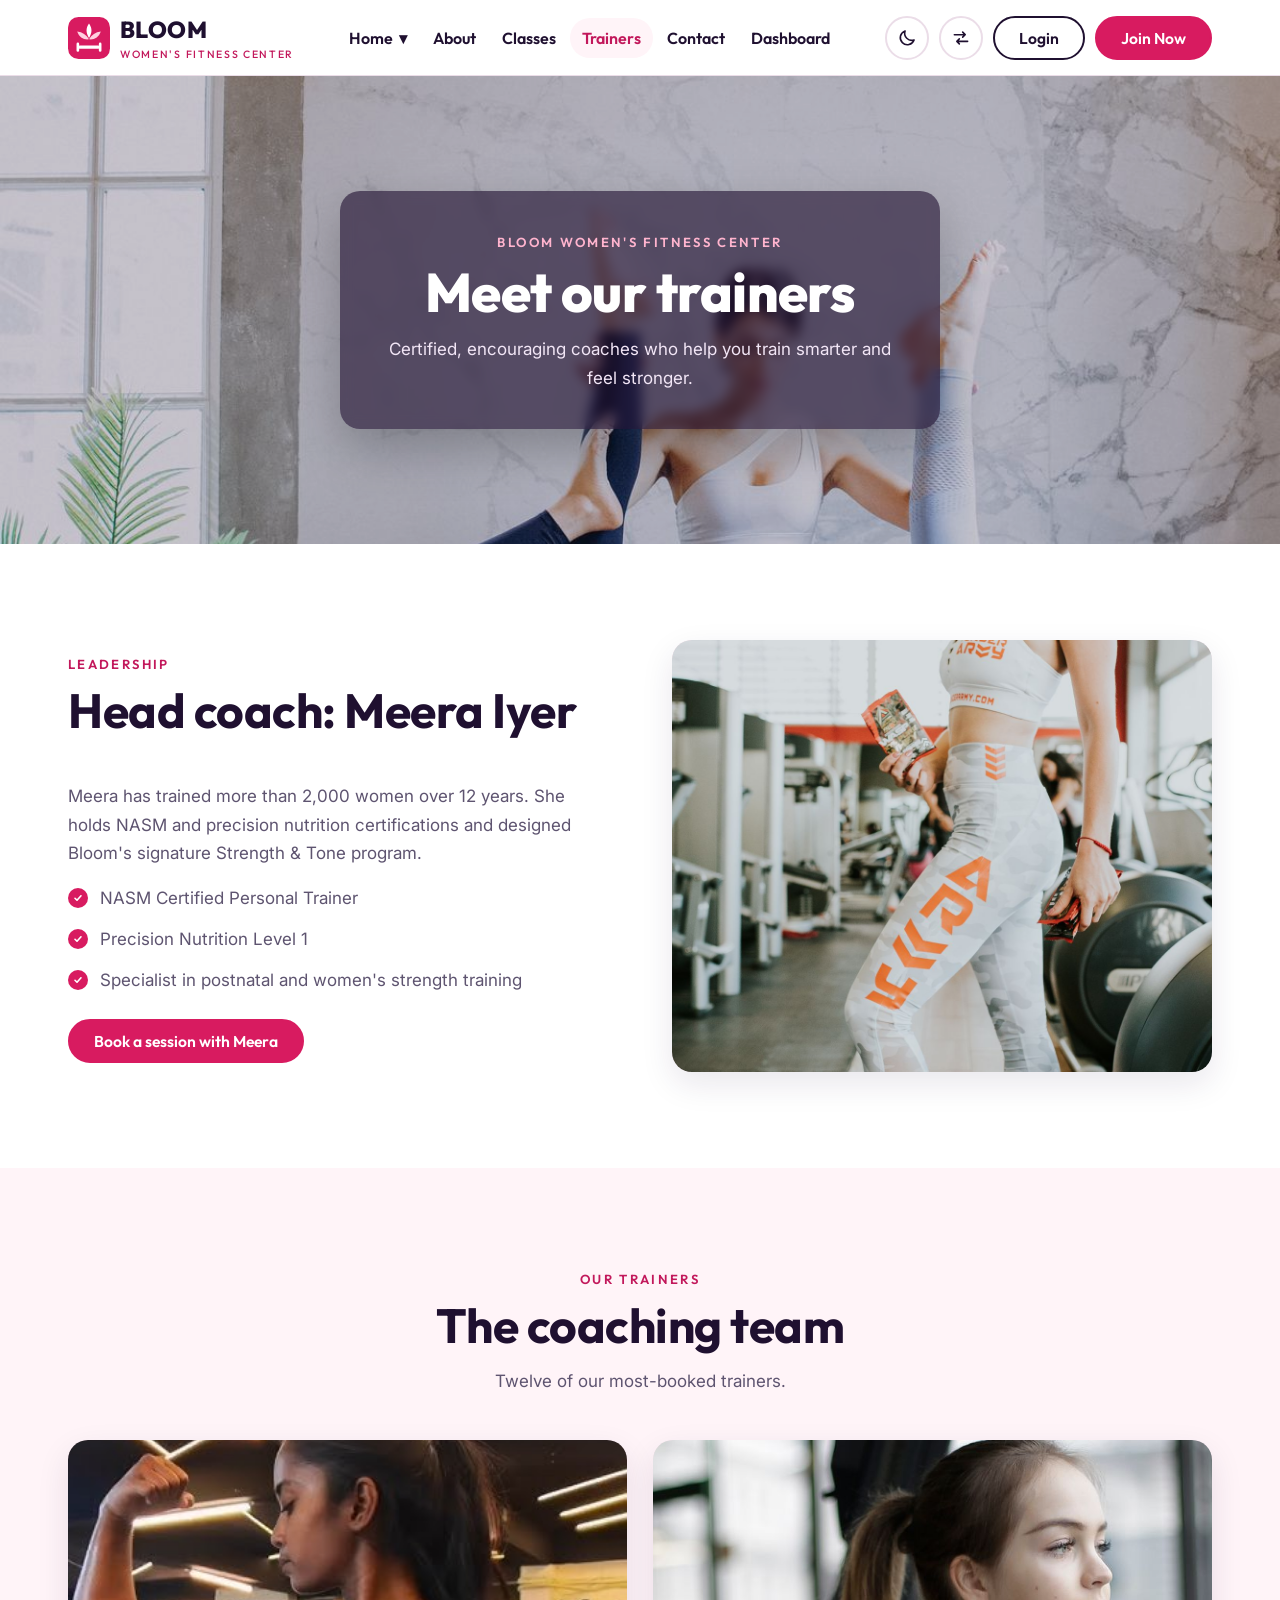
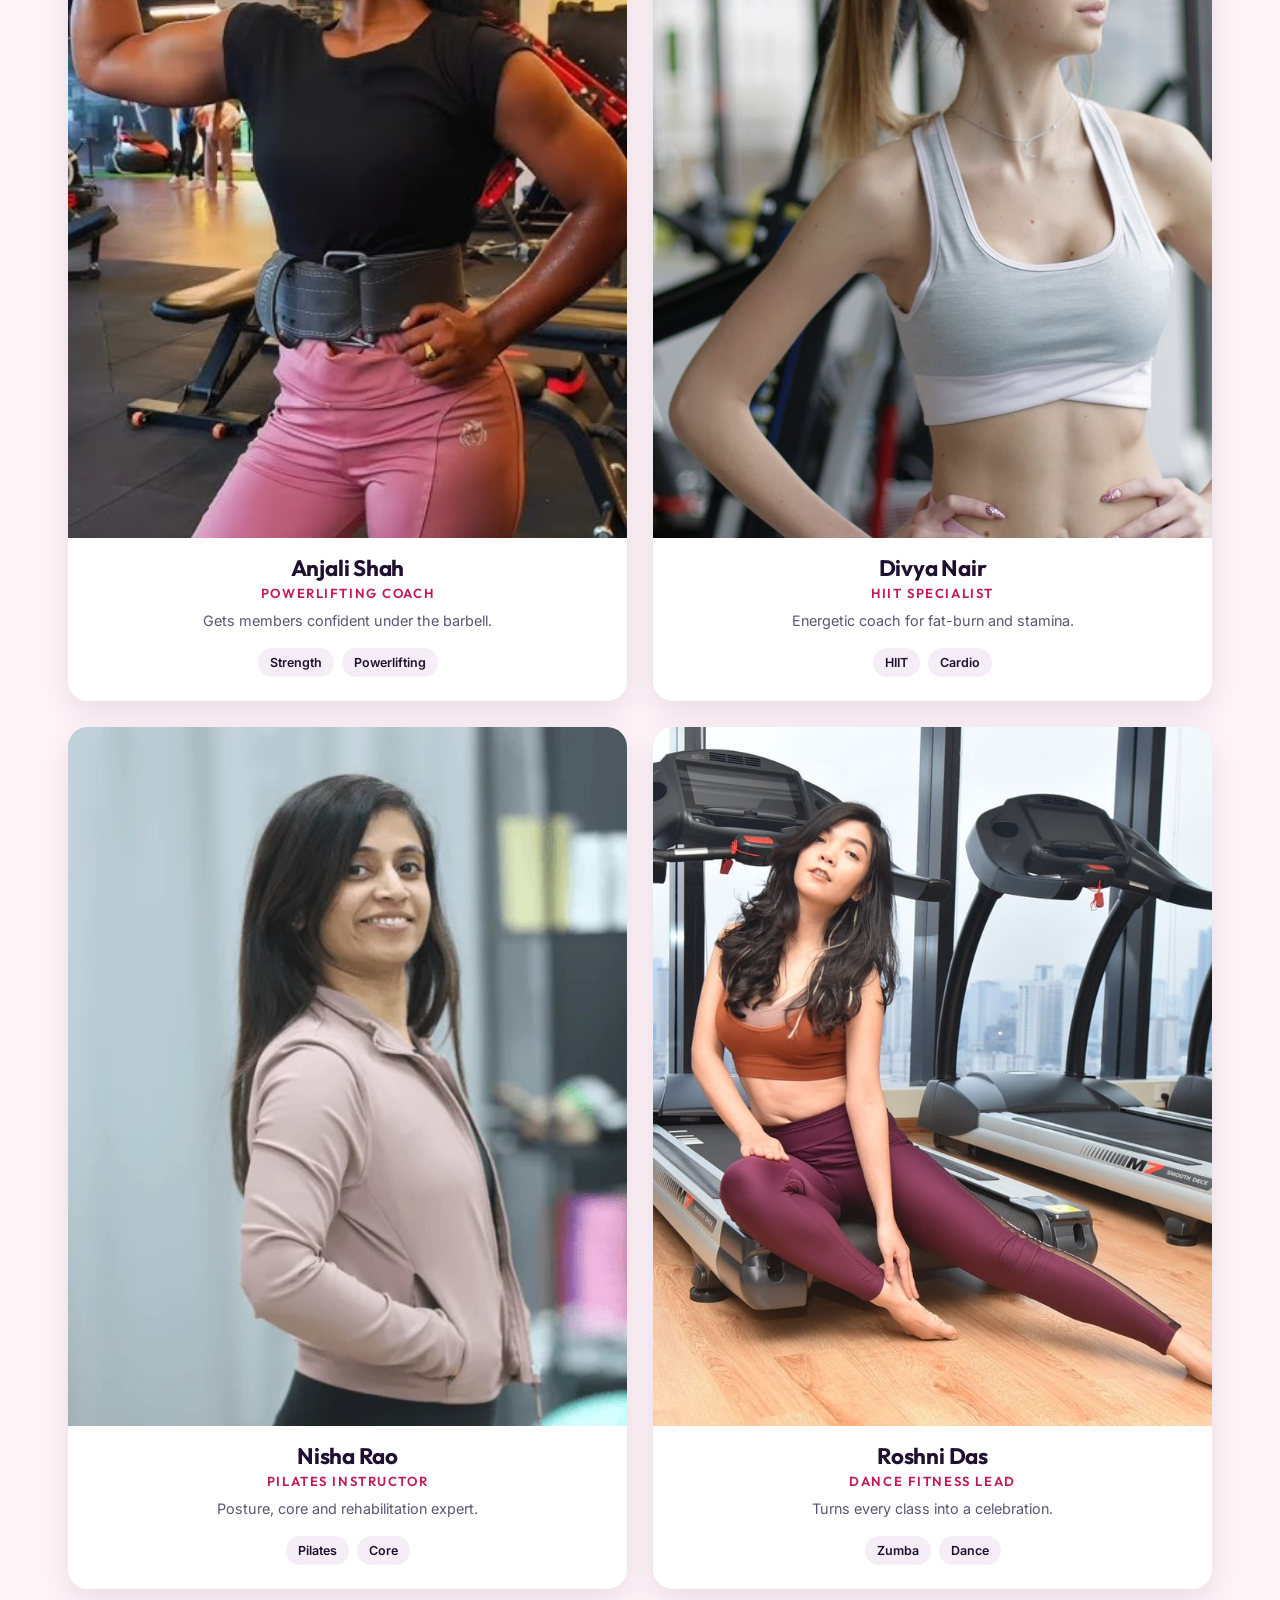
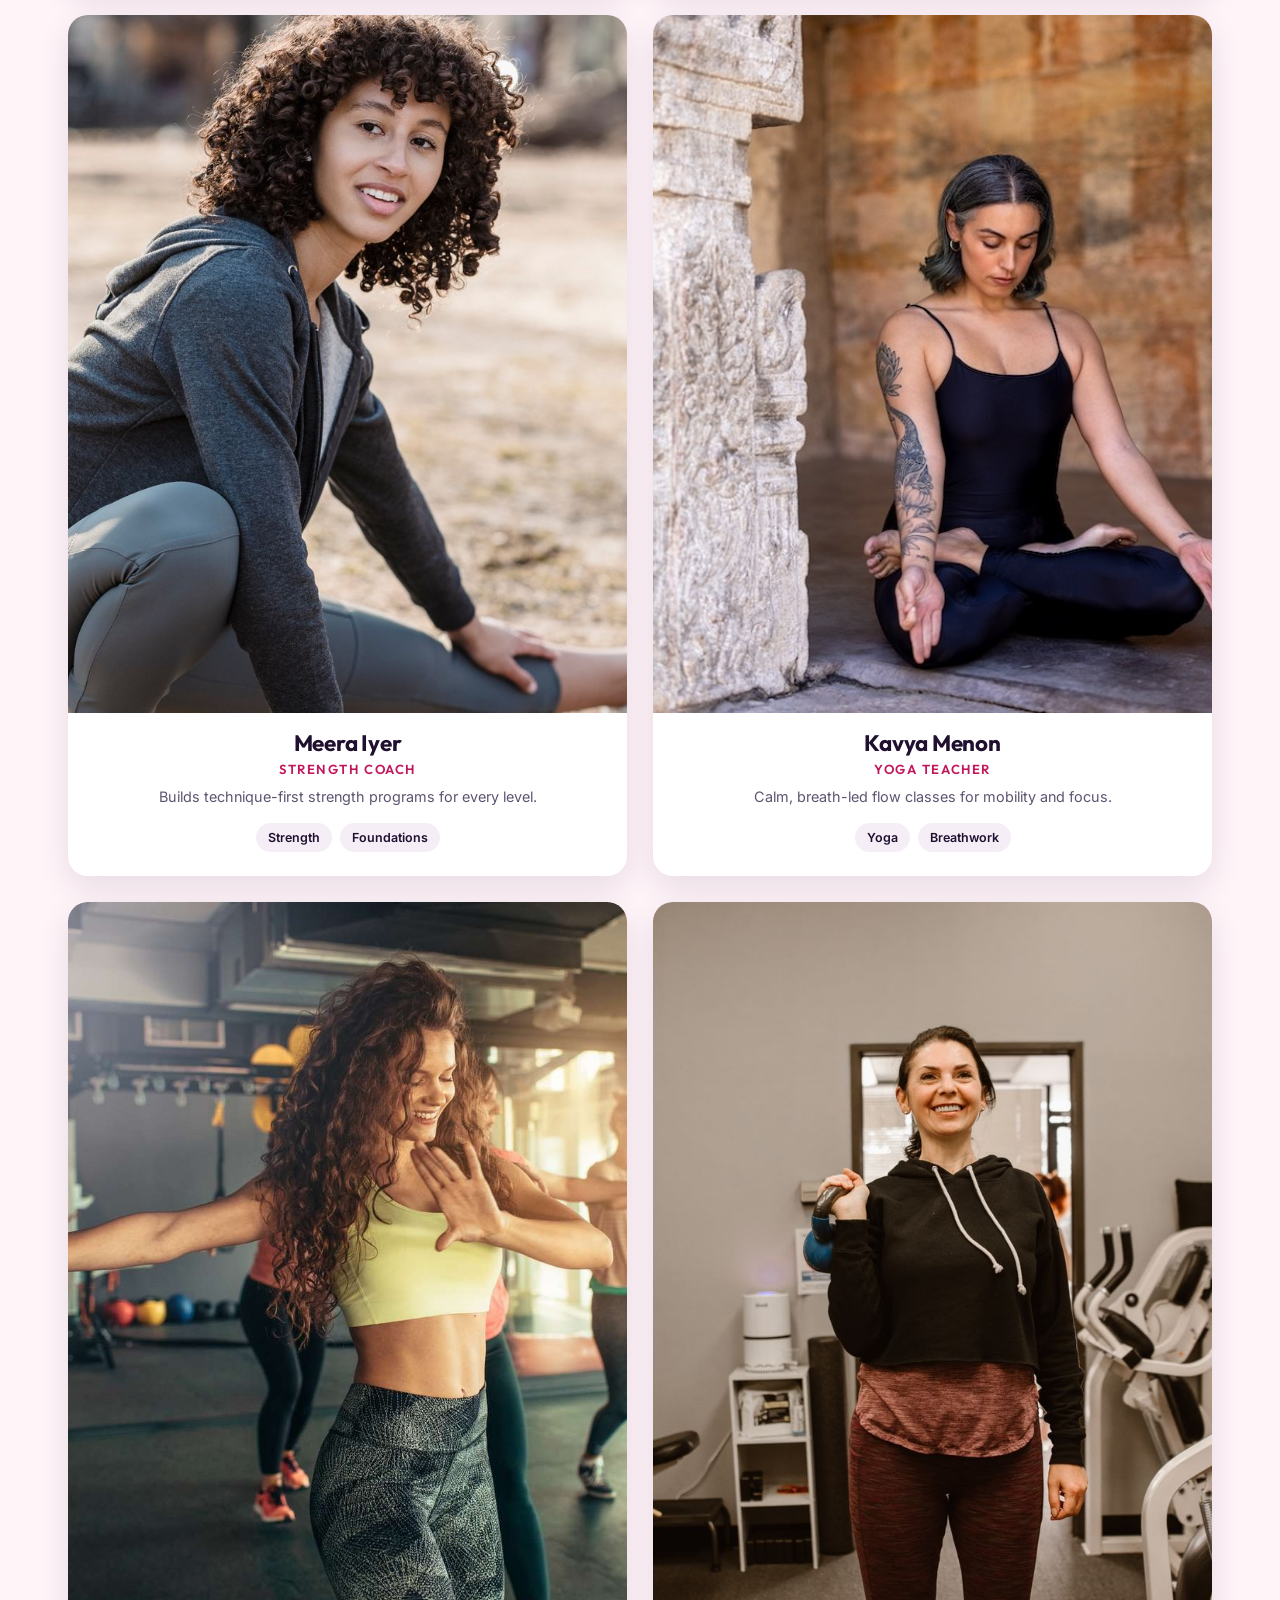
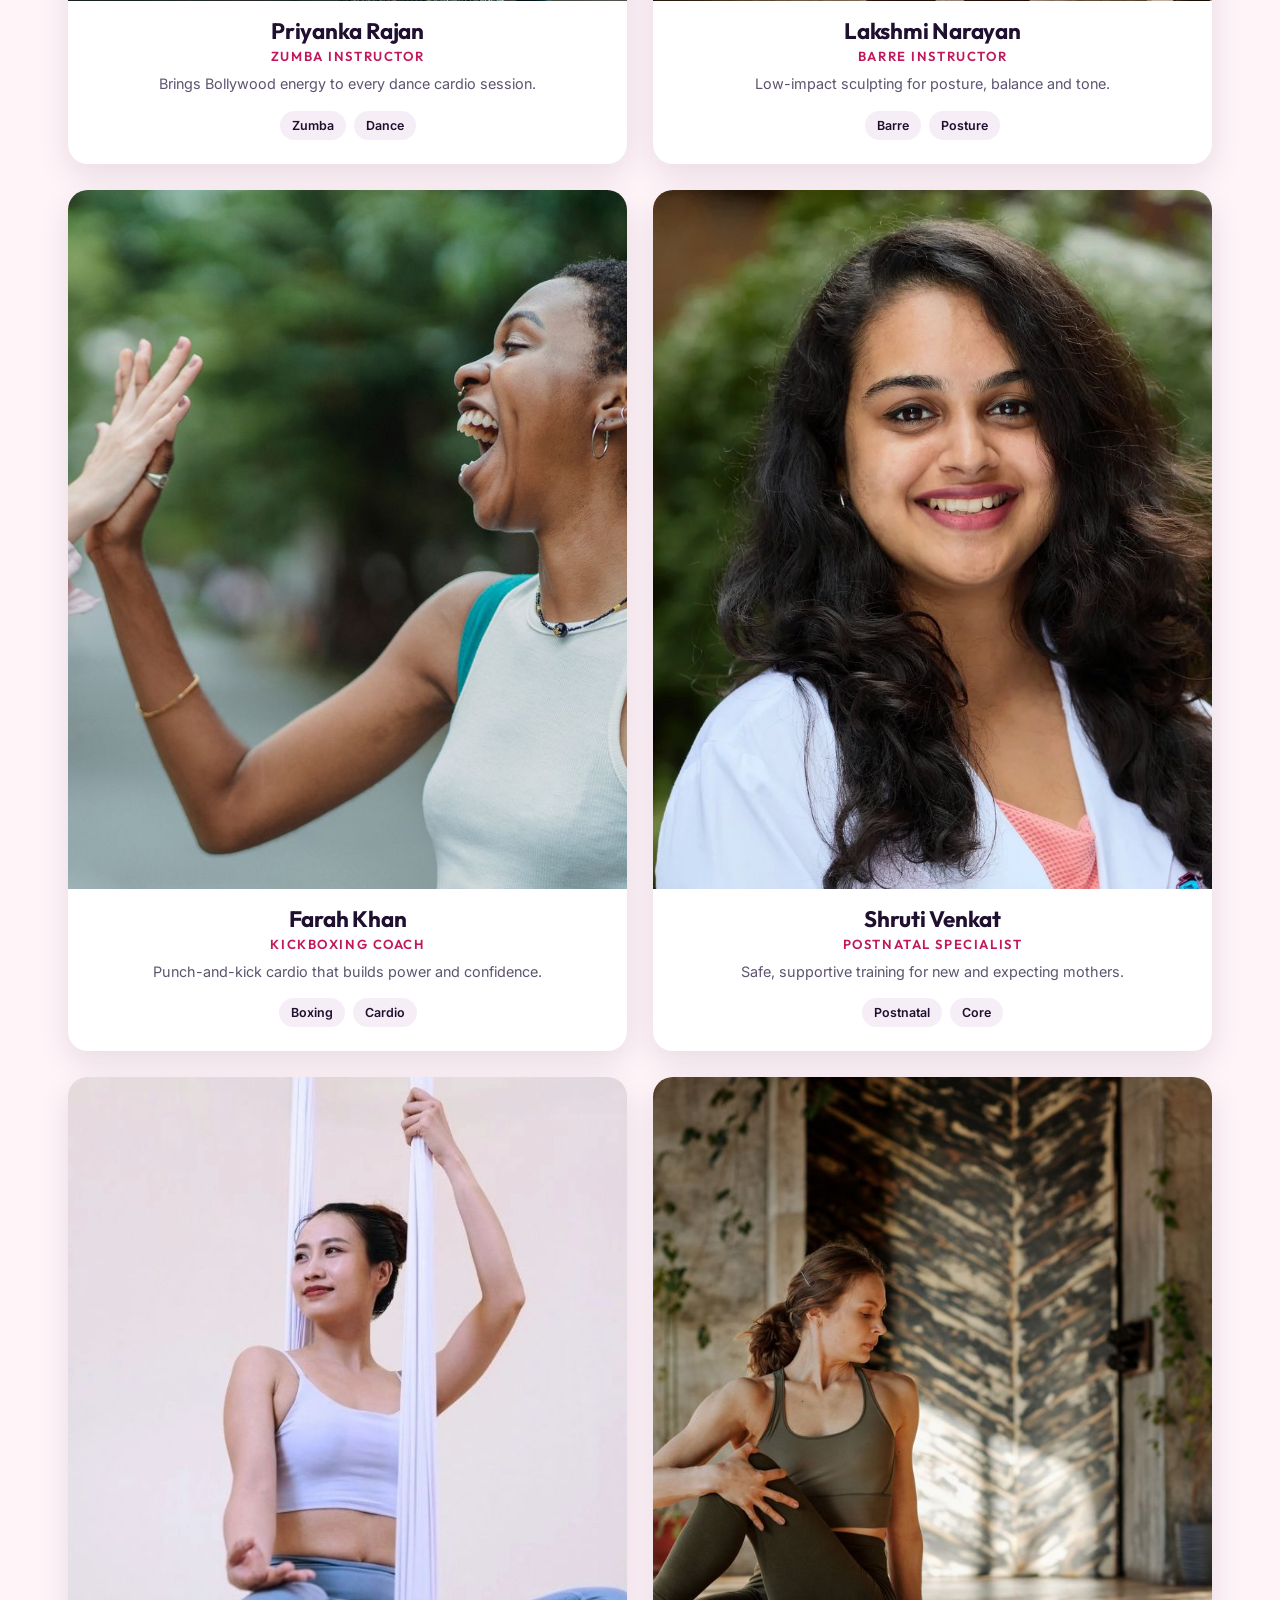
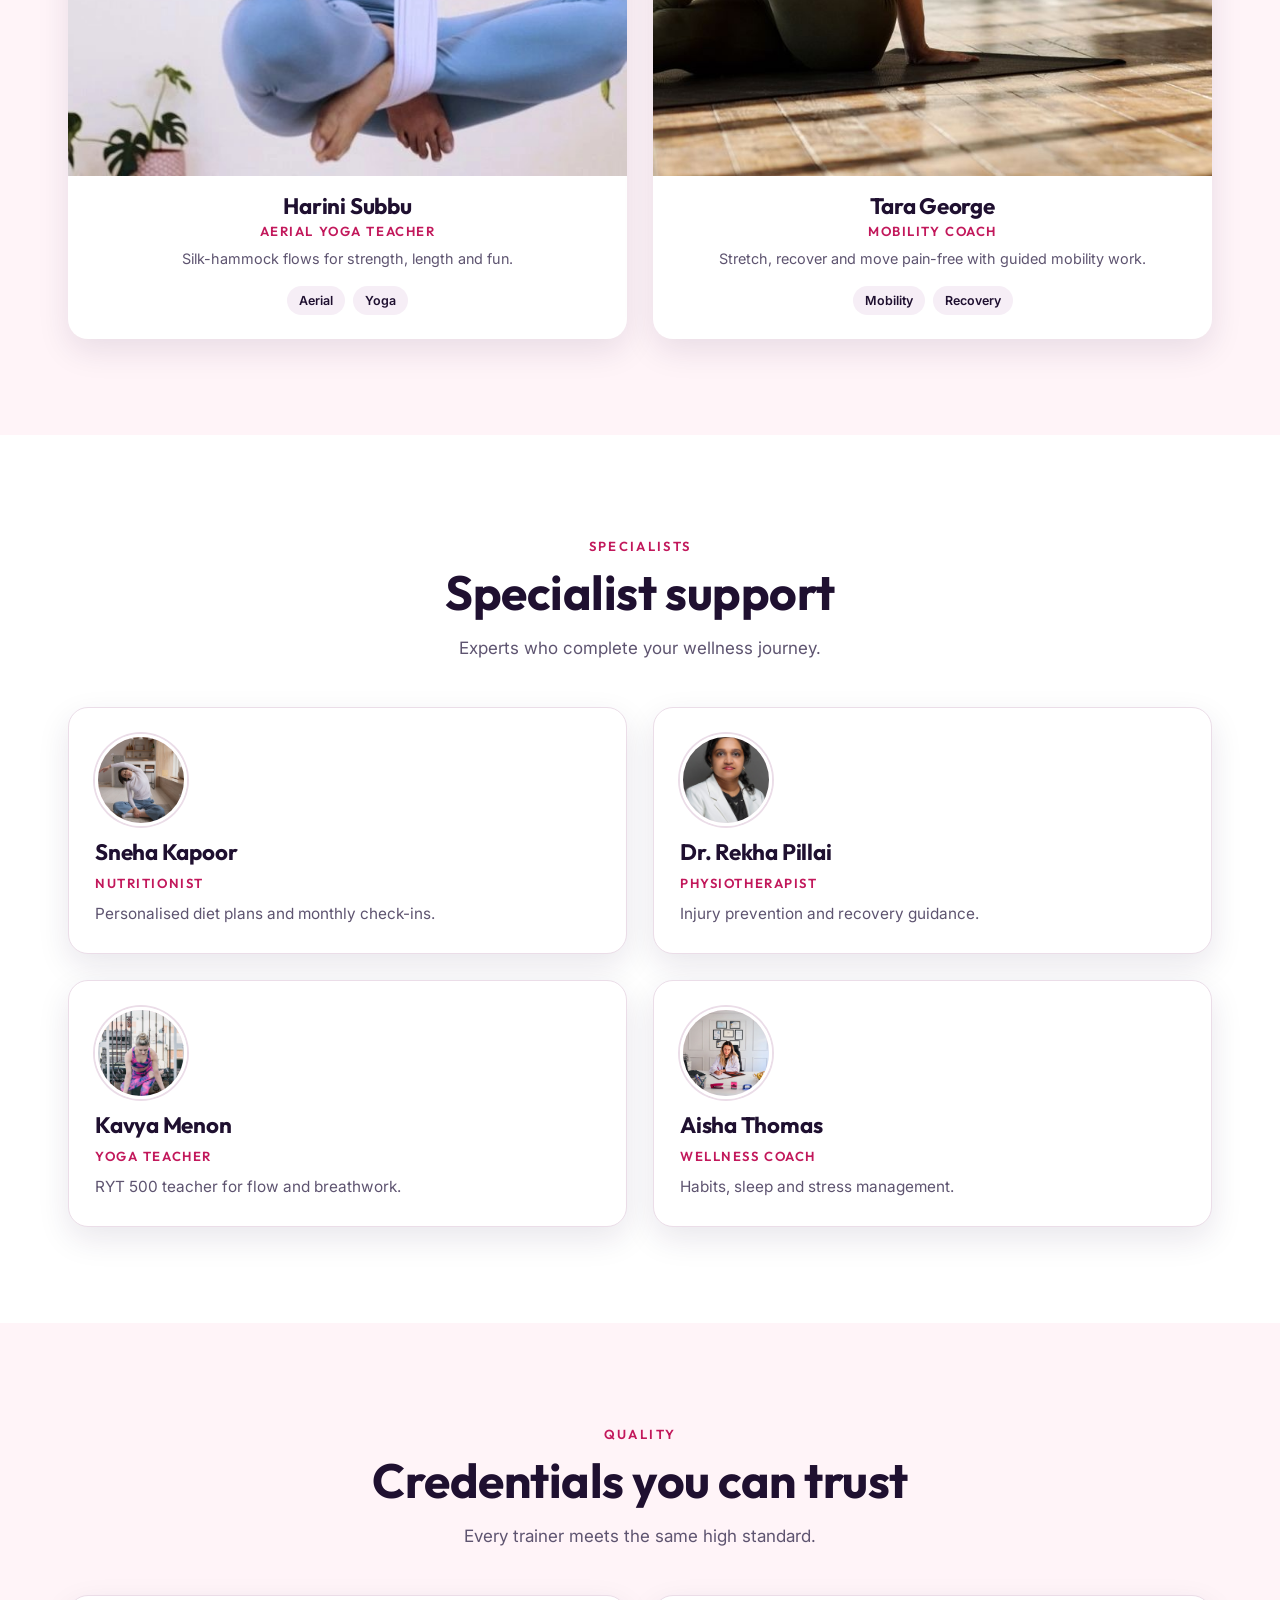
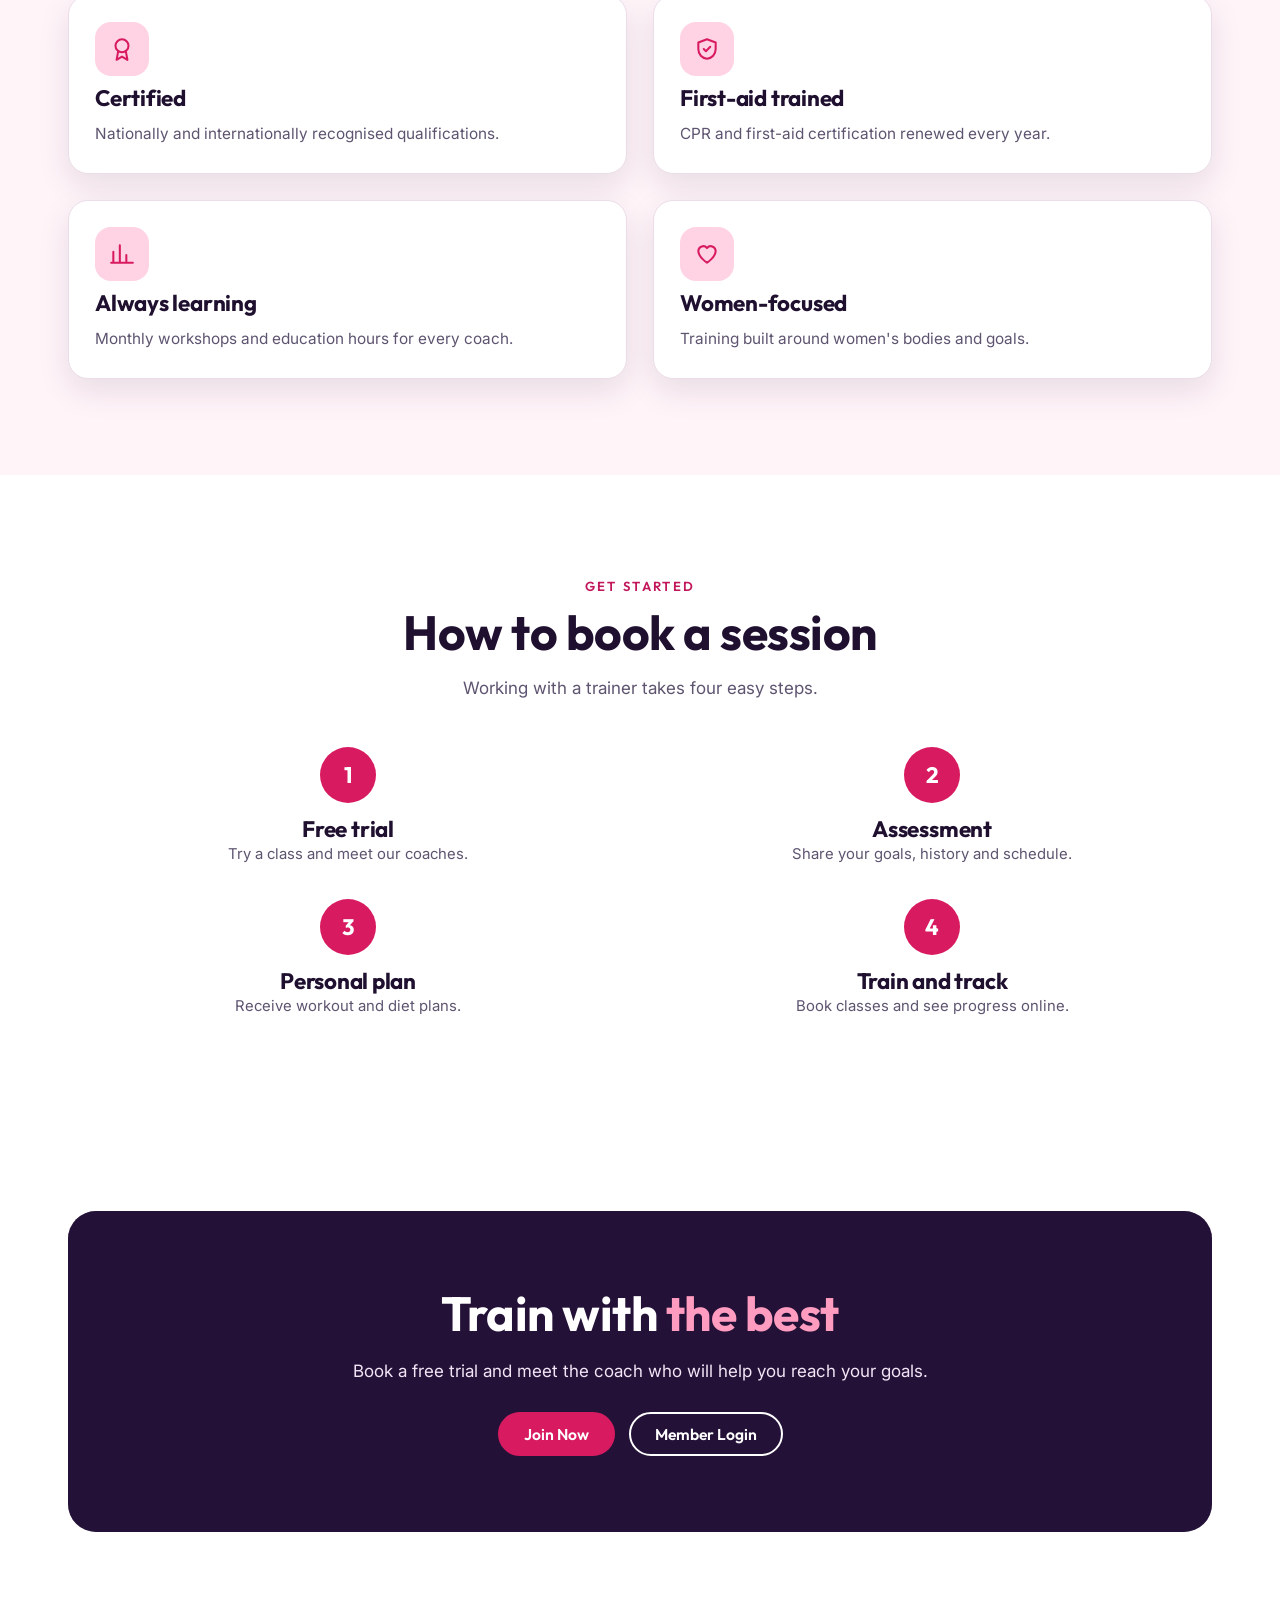
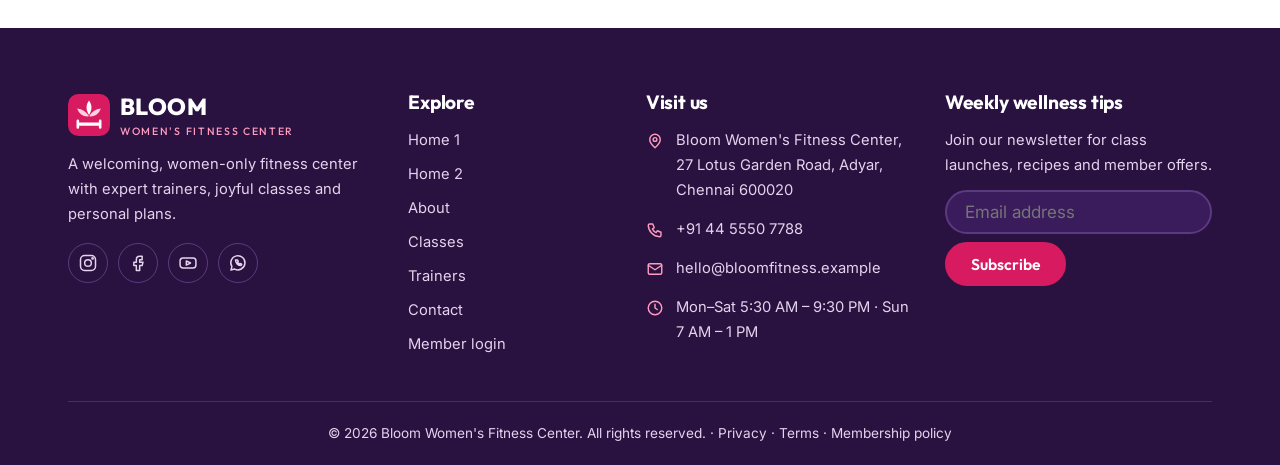
<file: trainers.html>
<!DOCTYPE html>
<html lang="en" dir="ltr">
  <head>
    <meta charset="utf-8">
    <meta name="viewport" content="width=device-width, initial-scale=1">
    <title>Trainers — Bloom Women's Fitness Center</title>
    <meta name="description" content="Meet the certified trainers at Bloom Women's Fitness Center.">
    <link rel="icon" type="image/svg+xml" href="assets/images/favicon.svg">
    <link rel="preconnect" href="https://fonts.googleapis.com">
    <link rel="preconnect" href="https://fonts.gstatic.com" crossorigin>
    <link href="https://fonts.googleapis.com/css2?family=Outfit:wght@500;600;700;800&family=Inter:wght@400;500;600&display=swap" rel="stylesheet">
    <link rel="stylesheet" href="assets/css/style.css">
    <script>
      try{var d=document.documentElement;d.dataset.theme=localStorage.getItem('theme')||'light';d.dir=localStorage.getItem('dir')||'ltr'}catch(e){}
    </script>
    <script defer src="assets/js/main.js"></script>
  </head>
  <body data-page="trainers" data-layout="site">
    <div id="loader" role="status" aria-live="polite">
      <div class="ld">
        <svg viewBox="0 0 64 64" aria-hidden="true">
          <rect width="64" height="64" rx="16" fill="#D81B60"/>
          <path d="M32 10c5 7 5 14 0 22-5-8-5-15 0-22z" fill="#fff"/>
          <path d="M14 22c8 1 14 5 18 12-8 1-15-3-18-12zM50 22c-8 1-14 5-18 12 8 1 15-3 18-12z" fill="#FFD0E0"/>
          <path d="M18 46h28" stroke="#fff" stroke-width="5" stroke-linecap="round"/>
          <path d="M15 41v10M49 41v10" stroke="#fff" stroke-width="4" stroke-linecap="round"/>
        </svg>
        <b>BLOOM</b>
        <div class="ld-bar"><i></i></div>
        <span class="sr">Loading…</span>
      </div>
    </div>
    <noscript>
      <style>#loader{display:none}</style>
    </noscript>
    <div id="site-nav"></div>
    <main>
      <section class="phero">
        <div class="bgimg imgph" data-slot="img-45" aria-hidden="true"></div>
        <div class="wrap">
          <div class="hp">
            <span class="eyebrow">Bloom Women's Fitness Center</span>
            <h1>Meet our trainers</h1>
            <p class="sub">Certified, encouraging coaches who help you train smarter and feel stronger.</p>
          </div>
        </div>
      </section>
      <section class="sec ">
        <div class="wrap">
          <div class="split">
            <div>
              <div class="head l">
                <span class="eyebrow">Leadership</span>
                <h2>Head coach: Meera Iyer</h2>
              </div>
              <p>
                Meera has trained more than 2,000 women over 12 years. She holds NASM and precision nutrition certifications and designed Bloom's signature Strength &amp; Tone program.
              </p>
              <ul class="clist">
                <li>NASM Certified Personal Trainer</li>
                <li>Precision Nutrition Level 1</li>
                <li>Specialist in postnatal and women's strength training</li>
              </ul>
              <div class="btns" style="margin-top:24px">
                <a class="btn btn-p" href="contact.html#join">Book a session with Meera</a>
              </div>
            </div>
            <div class="imgph" data-slot="img-46" data-alt="Woman holding a dumbbell in a bright gym" aria-hidden="true"></div>
          </div>
        </div>
      </section>
      <section class="sec alt">
        <div class="wrap">
          <div class="head">
            <span class="eyebrow">Our trainers</span>
            <h2>The coaching team</h2>
            <p>Twelve of our most-booked trainers.</p>
          </div>
          <div class="grid g4">
            <article class="tc">
              <div class="imgph" data-slot="img-47" data-alt="Woman lifting dumbbells in a gym" aria-hidden="true"></div>
              <div class="lb">
                <h3>Anjali Shah</h3>
                <span class="role">Powerlifting coach</span>
                <p>Gets members confident under the barbell.</p>
                <div class="chips">
                  <span class="chip">Strength</span>
                  <span class="chip">Powerlifting</span>
                </div>
              </div>
            </article>
            <article class="tc">
              <div class="imgph" data-slot="img-48" data-alt="Woman in activewear training in a gym" aria-hidden="true"></div>
              <div class="lb">
                <h3>Divya Nair</h3>
                <span class="role">HIIT specialist</span>
                <p>Energetic coach for fat-burn and stamina.</p>
                <div class="chips"><span class="chip">HIIT</span><span class="chip">Cardio</span></div>
              </div>
            </article>
            <article class="tc">
              <div class="imgph" data-slot="img-49" data-alt="Woman doing a strength exercise in a gym" aria-hidden="true"></div>
              <div class="lb">
                <h3>Nisha Rao</h3>
                <span class="role">Pilates instructor</span>
                <p>Posture, core and rehabilitation expert.</p>
                <div class="chips"><span class="chip">Pilates</span><span class="chip">Core</span></div>
              </div>
            </article>
            <article class="tc">
              <div class="imgph" data-slot="img-50" data-alt="Fit woman training with weights" aria-hidden="true"></div>
              <div class="lb">
                <h3>Roshni Das</h3>
                <span class="role">Dance fitness lead</span>
                <p>Turns every class into a celebration.</p>
                <div class="chips"><span class="chip">Zumba</span><span class="chip">Dance</span></div>
              </div>
            </article>
            <article class="tc">
              <div class="imgph tph" data-slot="img-51"></div>
              <div class="lb">
                <h3>Meera Iyer</h3>
                <span class="role">Strength coach</span>
                <p>Builds technique-first strength programs for every level.</p>
                <div class="chips"><span class="chip">Strength</span><span class="chip">Foundations</span></div>
              </div>
            </article>
            <article class="tc">
              <div class="imgph tph" data-slot="img-52"></div>
              <div class="lb">
                <h3>Kavya Menon</h3>
                <span class="role">Yoga teacher</span>
                <p>Calm, breath-led flow classes for mobility and focus.</p>
                <div class="chips"><span class="chip">Yoga</span><span class="chip">Breathwork</span></div>
              </div>
            </article>
            <article class="tc">
              <div class="imgph tph" data-slot="img-53"></div>
              <div class="lb">
                <h3>Priyanka Rajan</h3>
                <span class="role">Zumba instructor</span>
                <p>Brings Bollywood energy to every dance cardio session.</p>
                <div class="chips"><span class="chip">Zumba</span><span class="chip">Dance</span></div>
              </div>
            </article>
            <article class="tc">
              <div class="imgph tph" data-slot="img-54"></div>
              <div class="lb">
                <h3>Lakshmi Narayan</h3>
                <span class="role">Barre instructor</span>
                <p>Low-impact sculpting for posture, balance and tone.</p>
                <div class="chips"><span class="chip">Barre</span><span class="chip">Posture</span></div>
              </div>
            </article>
            <article class="tc">
              <div class="imgph tph" data-slot="img-55"></div>
              <div class="lb">
                <h3>Farah Khan</h3>
                <span class="role">Kickboxing coach</span>
                <p>Punch-and-kick cardio that builds power and confidence.</p>
                <div class="chips"><span class="chip">Boxing</span><span class="chip">Cardio</span></div>
              </div>
            </article>
            <article class="tc">
              <div class="imgph tph" data-slot="img-56"></div>
              <div class="lb">
                <h3>Shruti Venkat</h3>
                <span class="role">Postnatal specialist</span>
                <p>Safe, supportive training for new and expecting mothers.</p>
                <div class="chips"><span class="chip">Postnatal</span><span class="chip">Core</span></div>
              </div>
            </article>
            <article class="tc">
              <div class="imgph tph" data-slot="img-57"></div>
              <div class="lb">
                <h3>Harini Subbu</h3>
                <span class="role">Aerial yoga teacher</span>
                <p>Silk-hammock flows for strength, length and fun.</p>
                <div class="chips"><span class="chip">Aerial</span><span class="chip">Yoga</span></div>
              </div>
            </article>
            <article class="tc">
              <div class="imgph tph" data-slot="img-58"></div>
              <div class="lb">
                <h3>Tara George</h3>
                <span class="role">Mobility coach</span>
                <p>Stretch, recover and move pain-free with guided mobility work.</p>
                <div class="chips"><span class="chip">Mobility</span><span class="chip">Recovery</span></div>
              </div>
            </article>
          </div>
        </div>
      </section>
      <section class="sec ">
        <div class="wrap">
          <div class="head">
            <span class="eyebrow">Specialists</span>
            <h2>Specialist support</h2>
            <p>Experts who complete your wellness journey.</p>
          </div>
          <div class="grid g4">
            <div class="card">
              <div class="av pic imgph" data-slot="img-59"></div>
              <h3>Sneha Kapoor</h3>
              <span class="role" style="color:var(--brandT);font:600 .82rem Outfit,sans-serif;letter-spacing:.12em;text-transform:uppercase">
                Nutritionist
              </span>
              <p>Personalised diet plans and monthly check-ins.</p>
            </div>
            <div class="card">
              <div class="av pic imgph" data-slot="img-60"></div>
              <h3>Dr. Rekha Pillai</h3>
              <span class="role" style="color:var(--brandT);font:600 .82rem Outfit,sans-serif;letter-spacing:.12em;text-transform:uppercase">
                Physiotherapist
              </span>
              <p>Injury prevention and recovery guidance.</p>
            </div>
            <div class="card">
              <div class="av pic imgph" data-slot="img-61"></div>
              <h3>Kavya Menon</h3>
              <span class="role" style="color:var(--brandT);font:600 .82rem Outfit,sans-serif;letter-spacing:.12em;text-transform:uppercase">
                Yoga teacher
              </span>
              <p>RYT 500 teacher for flow and breathwork.</p>
            </div>
            <div class="card">
              <div class="av pic imgph" data-slot="img-62"></div>
              <h3>Aisha Thomas</h3>
              <span class="role" style="color:var(--brandT);font:600 .82rem Outfit,sans-serif;letter-spacing:.12em;text-transform:uppercase">
                Wellness coach
              </span>
              <p>Habits, sleep and stress management.</p>
            </div>
          </div>
        </div>
      </section>
      <section class="sec alt">
        <div class="wrap">
          <div class="head">
            <span class="eyebrow">Quality</span>
            <h2>Credentials you can trust</h2>
            <p>Every trainer meets the same high standard.</p>
          </div>
          <div class="grid g4">
            <div class="card">
              <div class="ic">
                <svg viewBox="0 0 24 24" aria-hidden="true">
                  <circle cx="12" cy="9" r="6"/>
                  <path d="M8.5 14 7 22l5-3 5 3-1.5-8"/>
                </svg>
              </div>
              <h3>Certified</h3>
              <p>Nationally and internationally recognised qualifications.</p>
            </div>
            <div class="card">
              <div class="ic">
                <svg viewBox="0 0 24 24" aria-hidden="true">
                  <path d="M12 3 20 6v6c0 5-3.5 8.5-8 9-4.5-.5-8-4-8-9V6z"/>
                  <path d="m9 12 2 2 4-4"/>
                </svg>
              </div>
              <h3>First-aid trained</h3>
              <p>CPR and first-aid certification renewed every year.</p>
            </div>
            <div class="card">
              <div class="ic">
                <svg viewBox="0 0 24 24" aria-hidden="true">
                  <path d="M4 20V10M10 20V4M16 20v-7M22 20H2"/>
                </svg>
              </div>
              <h3>Always learning</h3>
              <p>Monthly workshops and education hours for every coach.</p>
            </div>
            <div class="card">
              <div class="ic">
                <svg viewBox="0 0 24 24" aria-hidden="true">
                  <path d="M12 20s-8-5-8-11a4.5 4.5 0 0 1 8-2.5A4.5 4.5 0 0 1 20 9c0 6-8 11-8 11z"/>
                </svg>
              </div>
              <h3>Women-focused</h3>
              <p>Training built around women's bodies and goals.</p>
            </div>
          </div>
        </div>
      </section>
      <section class="sec ">
        <div class="wrap">
          <div class="head">
            <span class="eyebrow">Get started</span>
            <h2>How to book a session</h2>
            <p>Working with a trainer takes four easy steps.</p>
          </div>
          <div class="stepper">
            <div>
              <i>1</i>
              <h3>Free trial</h3>
              <p>Try a class and meet our coaches.</p>
            </div>
            <div>
              <i>2</i>
              <h3>Assessment</h3>
              <p>Share your goals, history and schedule.</p>
            </div>
            <div>
              <i>3</i>
              <h3>Personal plan</h3>
              <p>Receive workout and diet plans.</p>
            </div>
            <div>
              <i>4</i>
              <h3>Train and track</h3>
              <p>Book classes and see progress online.</p>
            </div>
          </div>
        </div>
      </section>
      <section class="sec ">
        <div class="wrap">
          <div class="cta">
            <h2>Train with <em>the best</em></h2>
            <p>Book a free trial and meet the coach who will help you reach your goals.</p>
            <div class="btns">
              <a class="btn btn-p" href="contact.html#join">Join Now</a>
              <a class="btn btn-w" href="login.html">Member Login</a>
            </div>
          </div>
        </div>
      </section>
    </main>
    <div id="site-footer"></div>
  </body>
</html>
</file>
<file: assets/css/style.css>
:root {
  --bg: #fff;
  --surface: #fff;
  --alt: #FFF4F8;
  --alt2: #F6EEF6;
  --ink: #1F1030;
  --muted: #5E5470;
  --line: #EBDDE8;
  --brand: #D81B60;
  --brandD: #B3124D;
  --brandT: #C2185B;
  --soft: #FFD3E3;
  --plum: #2A1240;
  --sh: 0 12px 32px rgba(42,18,64,.10);
  --nav-h: 76px;
  --hero-h: clamp(400px,52vh,500px);
  --ctl: 44px;
  --r: 20px;
  --dhh: 64px;
}

[data-theme=dark] {
  --bg: #140A1F;
  --surface: #21123A;
  --alt: #1A0E2C;
  --alt2: #1D1030;
  --ink: #F6ECF6;
  --muted: #BFB0CF;
  --line: #38235A;
  --brandT: #FF8DB4;
  --soft: #4A2150;
  --sh: 0 12px 32px rgba(0,0,0,.45);
}

* {
  box-sizing: border-box;
  margin: 0;
}

html {
  scroll-behavior: smooth;
  scroll-padding-top: 90px;
}

body {
  font: 400 1.0625rem/1.7 "Inter",system-ui,-apple-system,"Segoe UI",sans-serif;
  background: var(--bg);
  color: var(--ink);
  overflow-wrap: anywhere;
}

img {
  max-width: 100%;
  display: block;
}

a {
  color: inherit;
  text-decoration: none;
}

h1,h2,h3,h4 {
  font-family: "Outfit","Inter",sans-serif;
  font-weight: 700;
  line-height: 1.12;
  color: var(--ink);
  letter-spacing: -.01em;
}

h1 {
  font-size: clamp(2.4rem,6vw,4.4rem);
  font-weight: 800;
}

h2 {
  font-size: clamp(1.9rem,4vw,3rem);
}

h3 {
  font-size: 1.4rem;
}

h4 {
  font-size: 1.1rem;
}

.wrap {
  width: 100%;
  max-width: 1200px;
  margin-inline: auto;
  padding-inline: clamp(14px,4vw,28px);
}

.eyebrow {
  display: inline-block;
  color: var(--brandT);
  font: 600 .82rem "Outfit",sans-serif;
  letter-spacing: .18em;
  text-transform: uppercase;
  margin-bottom: 12px;
}

.sec {
  padding-block: clamp(56px,8vw,96px);
  background: var(--bg);
}

.sec.alt {
  background: var(--alt);
}

.sec.alt2 {
  background: var(--alt2);
}

.dk {
  --ink: #fff;
  --muted: #E3D3EC;
  --line: rgba(255,255,255,.2);
  --surface: #3A1B5C;
  --brandT: #FF9CBF;
  background: var(--plum);
  color: #fff;
}

.head {
  max-width: 720px;
  margin: 0 auto 44px;
  text-align: center;
}

.head p {
  color: var(--muted);
  margin-top: 14px;
}

.head.l {
  margin-inline: 0;
  text-align: start;
}

.btn {
  display: inline-flex;
  align-items: center;
  justify-content: center;
  gap: 10px;
  height: var(--ctl);
  padding: 0 24px;
  border-radius: 999px;
  font: 600 .98rem "Outfit",sans-serif;
  border: 2px solid var(--ink);
  background: transparent;
  color: var(--ink);
  cursor: pointer;
  white-space: nowrap;
  transition: transform .15s,background .15s;
}

.btn:hover {
  transform: translateY(-2px);
}

.btn-p {
  background: var(--brand);
  border-color: var(--brand);
  color: #fff;
}

.btn-p:hover {
  background: var(--brandD);
  border-color: var(--brandD);
}

.btn-w {
  border-color: #fff;
  color: #fff;
}

.btns {
  display: flex;
  flex-wrap: wrap;
  gap: 14px;
}

.arr {
  width: 22px;
  height: 12px;
  fill: none;
  stroke: currentColor;
  stroke-width: 2;
  stroke-linecap: round;
  stroke-linejoin: round;
  flex: none;
}

[dir=rtl] .arr {
  transform: scaleX(-1);
}

:focus-visible {
  outline: 3px solid var(--brand);
  outline-offset: 2px;
}

.dk :focus-visible,.hero :focus-visible,.phero :focus-visible {
  outline-color: #fff;
}

.sr {
  position: absolute;
  width: 1px;
  height: 1px;
  overflow: hidden;
  clip: rect(0 0 0 0);
  white-space: nowrap;
}

#site-nav {
  position: sticky;
  top: 0;
  z-index: 60;
}

.nav {
  position: relative;
  background: var(--bg);
  border-bottom: 1px solid var(--line);
  height: var(--nav-h);
}

.nav .wrap {
  max-width: 1360px;
  display: flex;
  align-items: center;
  justify-content: space-between;
  height: 100%;
  gap: 16px;
}

.logo {
  display: flex;
  align-items: center;
  gap: 10px;
  flex: none;
}

.logo svg {
  width: 42px;
  height: 42px;
  flex: none;
}

.logo .lt {
  display: grid;
  line-height: 1;
}

.logo b {
  font: 800 1.45rem "Outfit",sans-serif;
  letter-spacing: .02em;
  color: var(--ink);
}

.logo small {
  font: 500 .66rem "Outfit",sans-serif;
  letter-spacing: .16em;
  text-transform: uppercase;
  color: var(--brandT);
  margin-top: 3px;
  white-space: nowrap;
}

.panel {
  position: absolute;
  inset-inline: 0;
  top: var(--nav-h);
  flex-direction: column;
  align-items: stretch;
  gap: 16px;
  background: var(--bg);
  border-bottom: 1px solid var(--line);
  padding: 16px clamp(14px,4vw,28px) 22px;
  max-height: calc(100vh - var(--nav-h));
  overflow-y: auto;
  display: none;
}

.panel.open {
  display: flex;
}

.links {
  display: flex;
  flex-direction: column;
  align-items: stretch;
  list-style: none;
  padding: 0;
}

.links>li {
  position: relative;
}

.links a,.dd-btn {
  display: flex;
  align-items: center;
  justify-content: space-between;
  gap: 6px;
  width: 100%;
  padding: 14px 12px;
  font: 600 1rem "Outfit",sans-serif;
  background: none;
  border: 0;
  color: var(--ink);
  cursor: pointer;
  white-space: nowrap;
  border-radius: 10px;
}

.links .on {
  color: var(--brandT);
  background: var(--alt);
}

.dd-menu {
  display: none;
  list-style: none;
  padding: 0 0 0 14px;
}

.dd.open .dd-menu {
  display: block;
}

[dir=rtl] .dd-menu {
  padding: 0 14px 0 0;
}

.dd-menu small {
  display: block;
  font: 500 .75rem Inter,sans-serif;
  color: var(--muted);
}

.actions {
  display: flex;
  flex-wrap: wrap;
  align-items: center;
  gap: 10px;
}

.actions .btn {
  flex: 1 1 140px;
}

.icon-btn {
  height: var(--ctl);
  width: var(--ctl);
  min-width: var(--ctl);
  border-radius: 50%;
  border: 2px solid var(--line);
  background: var(--surface);
  color: var(--ink);
  cursor: pointer;
  display: inline-grid;
  place-items: center;
  flex: none;
}

.icon-btn svg {
  width: 20px;
  height: 20px;
  fill: none;
  stroke: currentColor;
  stroke-width: 1.9;
  stroke-linecap: round;
  stroke-linejoin: round;
}

@media(hover:hover) {
  .icon-btn:hover {
    background: var(--brand);
    border-color: var(--brand);
    color: #fff;
  }
}

.burger {
  display: inline-grid;
}

.burger svg.x {
  display: none;
}

.burger[aria-expanded=true] svg.m {
  display: none;
}

.burger[aria-expanded=true] svg.x {
  display: block;
}

.burger[aria-expanded=true] {
  background: var(--brand);
  border-color: var(--brand);
  color: #fff;
}

@media(min-width:1181px) {
  .burger {
    display: none;
  }
  .panel {
    display: contents!important;
  }
  .links {
    flex-direction: row;
    align-items: center;
    gap: 2px;
  }
  .links a,.dd-btn {
    width: auto;
    padding: 10px 12px;
    border-radius: 999px;
  }
  .dd-menu {
    position: absolute;
    inset-inline-start: 0;
    top: 100%;
    min-width: 200px;
    background: var(--surface);
    border: 1px solid var(--line);
    border-radius: 16px;
    box-shadow: var(--sh);
    padding: 8px;
    z-index: 5;
  }
  [dir=rtl] .dd-menu {
    padding: 8px;
  }
  .actions {
    flex-wrap: nowrap;
  }
  .actions .btn {
    flex: none;
  }
}

.hero {
  position: relative;
  width: 100%;
  min-height: calc(100vh - var(--nav-h));
  min-height: calc(100svh - var(--nav-h));
  display: flex;
  align-items: center;
  color: #fff;
  overflow: hidden;
  background: var(--plum);
}

.bgimg {
  position: absolute;
  inset: 0;
  width: 100%;
  height: 100%;
  object-fit: cover;
}

.hero::after,.phero::after {
  content: "";
  position: absolute;
  inset: 0;
  background: rgba(31,16,48,.22);
  pointer-events: none;
}

.hero>.wrap,.phero>.wrap {
  position: relative;
  z-index: 1;
}

.hp {
  max-width: 640px;
  background: rgba(31,16,48,.62);
  backdrop-filter: blur(6px);
  -webkit-backdrop-filter: blur(6px);
  padding: clamp(24px,4vw,44px);
  border-radius: var(--r);
  box-shadow: 0 20px 50px rgba(0,0,0,.25);
}

.hp h1 {
  color: #fff;
}

.hp h1 em {
  font-style: normal;
  color: #FF9CBF;
}

.hp .lead {
  color: #F2E6F6;
  margin: 18px 0 26px;
  font-size: 1.1rem;
}

.hp .eyebrow {
  color: #FFB4CE;
}

.hero.c {
  text-align: center;
  justify-content: center;
}

.hero.c .hp {
  max-width: 780px;
  margin-inline: auto;
}

.hero.c .btns {
  justify-content: center;
}

.hstats {
  display: flex;
  flex-wrap: wrap;
  gap: 14px 30px;
  margin-top: 28px;
}

.hstats b {
  display: block;
  font: 800 2rem "Outfit",sans-serif;
  color: #FF9CBF;
}

.hstats span {
  font-size: .88rem;
  color: #E3D3EC;
}

.phero {
  position: relative;
  height: var(--hero-h);
  display: flex;
  align-items: center;
  overflow: hidden;
  color: #fff;
  background: var(--plum);
}

.phero .hp {
  max-width: 600px;
  padding: clamp(20px,3.4vw,36px);
}

.phero h1 {
  font-size: clamp(2.1rem,5vw,3.4rem);
  color: #fff;
}

.phero .sub {
  color: #F2E6F6;
  margin-top: 12px;
}

.split {
  display: grid;
  grid-template-columns: repeat(2,minmax(0,1fr));
  gap: clamp(24px,5vw,72px);
  align-items: center;
}

.split>* {
  min-width: 0;
}

.split.rev>:first-child {
  order: 2;
}

.split p {
  color: var(--muted);
  margin-top: 14px;
}

.split>img {
  width: 100%;
  aspect-ratio: 5/4;
  object-fit: cover;
  border-radius: var(--r);
  box-shadow: var(--sh);
}

@media(max-width:900px) {
  .split {
    grid-template-columns: minmax(0,1fr);
  }
  .split.rev>:first-child {
    order: 0;
  }
}

.grid {
  display: grid;
  gap: 26px;
  grid-template-columns: repeat(3,minmax(0,1fr));
}

.grid.g4 {
  grid-template-columns: repeat(4,minmax(0,1fr));
}

.grid.g2 {
  grid-template-columns: repeat(2,minmax(0,1fr));
}

@media(max-width:1366px) {
  .grid,.grid.g4 {
    grid-template-columns: repeat(2,minmax(0,1fr));
  }
  .grid:not(.g4):not(.g2)>:last-child:nth-child(odd) {
    grid-column: 1/-1;
    width: calc(50% - 13px);
    justify-self: center;
  }
}

@media(max-width:600px) {
  .grid,.grid.g4,.grid.g2 {
    grid-template-columns: minmax(0,1fr);
  }
  .grid:not(.g4):not(.g2)>:last-child:nth-child(odd) {
    width: 100%;
  }
}

.card {
  display: flex;
  flex-direction: column;
  gap: 10px;
  background: var(--surface);
  border: 1px solid var(--line);
  border-radius: var(--r);
  padding: 26px;
  min-width: 0;
  box-shadow: var(--sh);
  position: relative;
}

.card p {
  color: var(--muted);
  font-size: .96rem;
}

.ic {
  width: 54px;
  height: 54px;
  border-radius: 16px;
  background: var(--soft);
  color: var(--brand);
  display: grid;
  place-items: center;
  flex: none;
}

[data-theme=dark] .ic {
  color: #FF9CBF;
}

.ic svg {
  width: 26px;
  height: 26px;
  fill: none;
  stroke: currentColor;
  stroke-width: 1.9;
  stroke-linecap: round;
  stroke-linejoin: round;
}

.big {
  font: 800 3rem "Outfit",sans-serif;
  color: var(--brandT);
  line-height: 1;
}

.pc {
  display: flex;
  flex-direction: column;
  background: var(--surface);
  border-radius: var(--r);
  box-shadow: var(--sh);
  overflow: hidden;
  min-width: 0;
  transition: transform .25s;
}

.pc:hover {
  transform: translateY(-6px);
}

.pc .ph {
  position: relative;
}

.pc .ph img {
  width: 100%;
  aspect-ratio: 4/3;
  object-fit: cover;
}

.pc .tag {
  position: absolute;
  inset-inline-start: 14px;
  top: 14px;
  background: var(--brand);
  color: #fff;
  font: 600 .78rem "Outfit",sans-serif;
  padding: 5px 14px;
  border-radius: 999px;
}

.pc .lb {
  display: flex;
  flex-direction: column;
  flex: 1;
  gap: 8px;
  padding: 22px 24px 26px;
}

.pc h3 {
  white-space: nowrap;
  overflow: hidden;
  text-overflow: ellipsis;
}

.pc p {
  color: var(--muted);
  font-size: .95rem;
  min-height: 3.4em;
}

.facts {
  margin-top: auto;
  border-top: 1px solid var(--line);
}

.facts div {
  display: flex;
  justify-content: space-between;
  gap: 10px;
  padding: 9px 0;
  border-bottom: 1px solid var(--line);
  font-size: .88rem;
}

.facts span {
  color: var(--muted);
}

.facts b {
  font-weight: 600;
  text-align: end;
}

.pc .btn {
  margin-top: 16px;
}

.tc {
  text-align: center;
  background: var(--surface);
  border-radius: var(--r);
  box-shadow: var(--sh);
  overflow: hidden;
  display: flex;
  flex-direction: column;
  min-width: 0;
}

.tc img {
  width: 100%;
  aspect-ratio: 4/5;
  object-fit: cover;
}

.tc .lb {
  padding: 18px 20px 24px;
  display: flex;
  flex-direction: column;
  gap: 4px;
  flex: 1;
}

.tc .role {
  color: var(--brandT);
  font: 600 .82rem "Outfit",sans-serif;
  letter-spacing: .12em;
  text-transform: uppercase;
}

.tc p {
  color: var(--muted);
  font-size: .9rem;
  margin-top: 4px;
}

.chips {
  display: flex;
  flex-wrap: wrap;
  gap: 8px;
  justify-content: center;
  margin-top: auto;
  padding-top: 10px;
}

.chip {
  display: inline-block;
  padding: 4px 12px;
  border-radius: 999px;
  background: var(--alt2);
  font-size: .78rem;
  font-weight: 600;
  color: var(--ink);
  white-space: nowrap;
}

.chip.ok {
  background: #DDF7E6;
  color: #0E5C2B;
}

.chip.warn {
  background: #FFF1C9;
  color: #7A5200;
}

.chip.bad {
  background: #FFE0DD;
  color: #9B1C12;
}

.chip.pk {
  background: var(--soft);
  color: var(--brandD);
}

[data-theme=dark] .chip.ok {
  background: #12402A;
  color: #9FF0BE;
}

[data-theme=dark] .chip.warn {
  background: #4A3A10;
  color: #FFE08A;
}

[data-theme=dark] .chip.bad {
  background: #4B1B17;
  color: #FFB4AB;
}

[data-theme=dark] .chip.pk {
  color: #FFB4CE;
}

.av {
  width: 56px;
  height: 56px;
  border-radius: 50%;
  background: var(--brand);
  color: #fff;
  display: grid;
  place-items: center;
  font: 700 1.2rem "Outfit",sans-serif;
  flex: none;
}

.stat {
  text-align: center;
}

.stat b {
  display: block;
  font: 800 3rem "Outfit",sans-serif;
  color: var(--brandT);
  line-height: 1;
}

.stat span {
  color: var(--muted);
  font-size: .92rem;
}

.band {
  padding-block: 38px;
}

.band .wrap {
  display: grid;
  grid-template-columns: repeat(4,1fr);
  gap: 20px;
  text-align: center;
}

.band b {
  display: block;
  font: 800 2.6rem "Outfit",sans-serif;
  color: #FF9CBF;
}

.band span {
  font-size: .92rem;
  color: #E3D3EC;
}

@media(max-width:700px) {
  .band .wrap {
    grid-template-columns: 1fr 1fr;
  }
}

.clist {
  list-style: none;
  padding: 0;
  display: grid;
  gap: 12px;
  margin-top: 16px;
}

.clist li {
  display: flex;
  gap: 12px;
  color: var(--muted);
}

.clist li::before {
  content: "";
  width: 20px;
  height: 20px;
  margin-top: 4px;
  flex: none;
  border-radius: 50%;
  background: var(--brand) url("data:image/svg+xml,%3Csvg xmlns='http://www.w3.org/2000/svg' viewBox='0 0 24 24' fill='none' stroke='%23fff' stroke-width='3.2' stroke-linecap='round' stroke-linejoin='round'%3E%3Cpath d='M6 12.5l4 4 8-9'/%3E%3C/svg%3E") center/12px no-repeat;
}

.tl {
  list-style: none;
  padding: 0;
  display: grid;
  gap: 20px;
  counter-reset: s;
}

.tl li {
  display: grid;
  grid-template-columns: 48px minmax(0,1fr);
  gap: 16px;
}

.tl li::before {
  counter-increment: s;
  content: counter(s);
  width: 48px;
  height: 48px;
  border-radius: 50%;
  background: var(--brand);
  color: #fff;
  display: grid;
  place-items: center;
  font: 700 1.2rem "Outfit",sans-serif;
}

.tl p {
  margin-top: 2px!important;
  font-size: .95rem;
}

.stepper {
  display: grid;
  grid-template-columns: repeat(4,minmax(0,1fr));
  gap: 24px;
  position: relative;
}

.stepper::before {
  content: "";
  position: absolute;
  top: 27px;
  inset-inline: 12%;
  border-top: 3px dashed var(--soft);
}

.stepper div {
  position: relative;
  text-align: center;
}

.stepper i {
  width: 56px;
  height: 56px;
  border-radius: 50%;
  background: var(--brand);
  color: #fff;
  display: grid;
  place-items: center;
  margin: 0 auto 14px;
  font: 700 1.4rem "Outfit",sans-serif;
  font-style: normal;
}

.stepper p {
  color: var(--muted);
  font-size: .93rem;
}

@media(max-width:1366px) {
  .stepper {
    grid-template-columns: repeat(2,minmax(0,1fr));
    row-gap: 32px;
  }
  .stepper::before {
    display: none;
  }
}

@media(max-width:600px) {
  .stepper {
    grid-template-columns: minmax(0,1fr);
  }
}

.crow {
  display: grid;
  grid-template-columns: 260px minmax(0,1fr) auto;
  gap: 28px;
  align-items: center;
  background: var(--surface);
  border-radius: var(--r);
  box-shadow: var(--sh);
  padding: 16px;
  margin-bottom: 20px;
}

.crow img {
  width: 100%;
  aspect-ratio: 4/3;
  object-fit: cover;
  border-radius: 14px;
}

.crow p {
  color: var(--muted);
  font-size: .95rem;
}

.crow .ct {
  display: flex;
  flex-direction: column;
  align-items: flex-end;
  gap: 12px;
  padding-inline-end: 12px;
}

.price {
  font: 800 1.8rem "Outfit",sans-serif;
  color: var(--brandT);
  white-space: nowrap;
}

@media(max-width:900px) {
  .crow {
    grid-template-columns: minmax(0,1fr);
  }
  .crow .ct {
    align-items: flex-start;
    padding: 0 8px 8px;
  }
}

.gal {
  display: grid;
  grid-template-columns: repeat(2,minmax(0,1fr));
  gap: 20px;
}

.gal img {
  width: 100%;
  aspect-ratio: 16/10;
  object-fit: cover;
  border-radius: var(--r);
}

@media(max-width:600px) {
  .gal {
    grid-template-columns: minmax(0,1fr);
  }
}

.week {
  display: grid;
  grid-template-columns: repeat(4,minmax(0,1fr));
  gap: 20px;
}

.day {
  background: var(--surface);
  border-radius: var(--r);
  box-shadow: var(--sh);
  overflow: hidden;
  display: flex;
  flex-direction: column;
}

.day h3 {
  padding: 14px 20px;
  background: var(--brand);
  color: #fff;
  font-size: 1.15rem;
}

.slots {
  display: grid;
  grid-auto-rows: 1fr;
  flex: 1;
}

.slot {
  display: grid;
  grid-template-columns: 78px minmax(0,1fr);
  gap: 12px;
  padding: 14px 20px;
  border-bottom: 1px solid var(--line);
  align-items: center;
}

.slot:last-child {
  border: 0;
}

.slot time {
  font-weight: 600;
  color: var(--brandT);
  font-size: .88rem;
}

.slot b {
  display: block;
  font: 600 1rem "Outfit",sans-serif;
}

.slot span {
  font-size: .82rem;
  color: var(--muted);
}

@media(max-width:1366px) {
  .week {
    grid-template-columns: repeat(2,minmax(0,1fr));
  }
}

@media(max-width:600px) {
  .week {
    grid-template-columns: minmax(0,1fr);
  }
}

.plan {
  display: flex;
  flex-direction: column;
  gap: 12px;
  background: var(--surface);
  border: 2px solid var(--line);
  border-radius: var(--r);
  padding: 28px;
  color: var(--ink);
}

.plan.hot {
  border-color: var(--brand);
  box-shadow: var(--sh);
}

.plan .pr {
  font: 800 2.4rem "Outfit",sans-serif;
  color: var(--brandT);
}

.plan .pr small {
  font: 500 .9rem Inter,sans-serif;
  color: var(--muted);
}

.plan .btn {
  margin-top: auto;
}

.cta {
  position: relative;
  overflow: hidden;
  color: #fff;
  border-radius: 28px;
  padding: clamp(36px,7vw,76px) clamp(20px,5vw,64px);
  text-align: center;
  background: var(--plum);
}

.cta .bgimg {
  border-radius: inherit;
}

.cta::after {
  content: "";
  position: absolute;
  inset: 0;
  background: rgba(31,16,48,.5);
}

.cta>*:not(.bgimg) {
  position: relative;
  z-index: 1;
}

.cta h2 {
  color: #fff;
  max-width: 760px;
  margin-inline: auto;
}

.cta p {
  color: #F2E6F6;
  max-width: 620px;
  margin: 16px auto 26px;
}

.cta .btns {
  justify-content: center;
}

.cta h2 em {
  font-style: normal;
  color: #FF9CBF;
}

.mini {
  display: grid;
  grid-template-columns: repeat(3,minmax(0,1fr));
  gap: 16px;
  margin: 0 0 28px;
}

.mini div {
  background: rgba(255,255,255,.14);
  border-radius: 16px;
  padding: 14px;
  font-size: .9rem;
  color: #F2E6F6;
}

.mini b {
  display: block;
  color: #fff;
  font: 700 1.15rem "Outfit",sans-serif;
}

@media(max-width:700px) {
  .mini {
    grid-template-columns: minmax(0,1fr);
  }
}

.tbl {
  overflow-x: auto;
  border: 1px solid var(--line);
  border-radius: var(--r);
  background: var(--surface);
}

.tbl table {
  width: 100%;
  border-collapse: collapse;
  min-width: 620px;
}

.tbl th,.tbl td {
  padding: 14px 20px;
  text-align: start;
  border-bottom: 1px solid var(--line);
  overflow-wrap: normal;
}

.tbl th {
  background: var(--plum);
  color: #fff;
  font: 600 .88rem "Outfit",sans-serif;
  letter-spacing: .08em;
  text-transform: uppercase;
}

.tbl tr:last-child td {
  border: 0;
}

@media(min-width:901px) {
  .tbl td,.tbl th {
    white-space: nowrap;
  }
}

@media(max-width:900px) {
  .tbl {
    overflow: visible;
    border: 0;
    background: transparent;
  }
  .tbl table,.tbl tbody,.tbl tr,.tbl td {
    display: block;
    width: 100%;
    min-width: 0;
  }
  .tbl thead {
    position: absolute;
    width: 1px;
    height: 1px;
    overflow: hidden;
    clip: rect(0 0 0 0);
  }
  .tbl tr {
    background: var(--surface);
    border-radius: var(--r);
    box-shadow: var(--sh);
    padding: 8px 20px;
    margin-bottom: 16px;
  }
  .tbl td {
    display: flex;
    justify-content: space-between;
    align-items: baseline;
    gap: 16px;
    padding: 11px 0;
    border-bottom: 1px solid var(--line);
    text-align: end;
    overflow-wrap: anywhere;
  }
  .tbl td:last-child {
    border: 0;
  }
  .tbl td::before {
    content: attr(data-label);
    color: var(--muted);
    font: 600 .8rem "Outfit",sans-serif;
    letter-spacing: .1em;
    text-transform: uppercase;
    text-align: start;
    flex: none;
  }
  .tbl td:first-child {
    font: 700 1.15rem "Outfit",sans-serif;
    justify-content: flex-start;
    text-align: start;
  }
  .tbl td:first-child::before {
    display: none;
  }
}

:root {
  --chev: url("data:image/svg+xml,%3Csvg xmlns='http://www.w3.org/2000/svg' viewBox='0 0 24 24' fill='none' stroke='%231F1030' stroke-width='2.6' stroke-linecap='round' stroke-linejoin='round'%3E%3Cpath d='M6 9l6 6 6-6'/%3E%3C/svg%3E");
  --chevo: url("data:image/svg+xml,%3Csvg xmlns='http://www.w3.org/2000/svg' viewBox='0 0 24 24' fill='none' stroke='%23ffffff' stroke-width='2.6' stroke-linecap='round' stroke-linejoin='round'%3E%3Cpath d='M6 9l6 6 6-6'/%3E%3C/svg%3E");
}

[data-theme=dark] {
  --chev: url("data:image/svg+xml,%3Csvg xmlns='http://www.w3.org/2000/svg' viewBox='0 0 24 24' fill='none' stroke='%23F6ECF6' stroke-width='2.6' stroke-linecap='round' stroke-linejoin='round'%3E%3Cpath d='M6 9l6 6 6-6'/%3E%3C/svg%3E");
}

.faqw {
  max-width: 960px;
  margin-inline: auto;
}

details {
  background: var(--surface);
  border: 1px solid var(--line);
  border-radius: 20px;
  padding: 0 28px;
  margin-bottom: 14px;
  transition: border-color .2s;
}

details:focus-within,details[open] {
  border-color: var(--brand);
}

summary {
  list-style: none;
  display: flex;
  justify-content: space-between;
  align-items: center;
  gap: 20px;
  min-height: 78px;
  cursor: pointer;
  font: 600 1.05rem/1.4 "Outfit",sans-serif;
}

summary::-webkit-details-marker {
  display: none;
}

summary::after {
  content: "";
  width: 36px;
  height: 36px;
  border-radius: 50%;
  flex: none;
  background: var(--chev) center/18px no-repeat,var(--soft);
  transition: transform .25s;
}

details[open] summary::after {
  transform: rotate(180deg);
  background: var(--chevo) center/18px no-repeat,var(--brand);
}

details p {
  color: var(--muted);
  padding: 0 52px 24px 0;
  margin: 0;
}

[dir=rtl] details p {
  padding: 0 0 24px 52px;
}

.two {
  display: grid;
  grid-template-columns: minmax(0,1.6fr) minmax(0,1fr);
  gap: 32px;
  align-items: start;
}

.two.eq {
  align-items: stretch;
}

@media(max-width:900px) {
  .two {
    grid-template-columns: minmax(0,1fr);
  }
}

.side {
  background: var(--plum);
  color: #fff;
  border-color: var(--plum);
}

.side h3 {
  color: #fff;
}

.side p,.side li {
  color: #E3D3EC;
}

.two.eq .side {
  display: flex;
  flex-direction: column;
}

.sideimg {
  position: relative;
  flex: 1;
  min-height: 200px;
  margin-top: 20px;
  border-radius: 14px;
  overflow: hidden;
}

.sideimg img {
  position: absolute;
  inset: 0;
  width: 100%;
  height: 100%;
  object-fit: cover;
}

.mapbox {
  display: grid;
  grid-template-columns: minmax(0,1fr) minmax(0,2fr);
  gap: 24px;
}

.mapbox iframe {
  display: block;
  width: 100%;
  height: 100%;
  min-height: 440px;
  border: 0;
  border-radius: var(--r);
  box-shadow: var(--sh);
}

.mapcard {
  align-content: center;
}

.ci {
  display: flex;
  gap: 12px;
  color: var(--muted);
  font-size: .95rem;
}

.ci svg {
  width: 20px;
  height: 20px;
  margin-top: 4px;
  flex: none;
  fill: none;
  stroke: var(--brand);
  stroke-width: 1.9;
  stroke-linecap: round;
  stroke-linejoin: round;
}

@media(max-width:900px) {
  .mapbox {
    grid-template-columns: minmax(0,1fr);
  }
  .mapbox iframe {
    min-height: 340px;
  }
}

.form {
  display: grid;
  grid-template-columns: 1fr 1fr;
  gap: 18px;
  background: var(--surface);
  border: 1px solid var(--line);
  border-radius: var(--r);
  padding: clamp(20px,4vw,36px);
  box-shadow: var(--sh);
}

.field {
  display: flex;
  flex-direction: column;
  gap: 6px;
  min-width: 0;
}

.field.full {
  grid-column: 1/-1;
}

.field label,.field legend {
  font-weight: 600;
  font-size: .9rem;
}

.field input,.field select,.field textarea {
  width: 100%;
  height: 50px;
  padding: 0 16px;
  border: 2px solid var(--line);
  border-radius: 14px;
  background: var(--bg);
  color: var(--ink);
  font: inherit;
}

.field textarea {
  height: 120px;
  padding: 12px 16px;
  resize: vertical;
}

.field input:focus,.field select:focus,.field textarea:focus {
  border-color: var(--brand);
  outline: none;
}

.field .err {
  color: #B3261E;
  font-size: .82rem;
  min-height: 1.1em;
}

[data-theme=dark] .field .err {
  color: #FFB4AB;
}

.field .bad {
  border-color: #B3261E;
}

.msg {
  grid-column: 1/-1;
  padding: 14px 18px;
  border-radius: 14px;
  background: var(--alt);
  display: none;
  font-size: .92rem;
  border-inline-start: 5px solid var(--brand);
}

.msg.show {
  display: block;
}

@media(max-width:600px) {
  .form {
    grid-template-columns: 1fr;
  }
}

.qc {
  gap: 14px;
}

.qc .qm {
  font: 800 4rem/.6 "Outfit",sans-serif;
  color: var(--soft);
}

.qc p {
  font-size: 1.02rem;
}

.who {
  display: flex;
  gap: 12px;
  align-items: center;
  margin-top: auto;
  padding-top: 8px;
}

.who small {
  display: block;
  color: var(--muted);
}

.mat {
  background: var(--surface);
  color: var(--ink);
  border-radius: var(--r);
  padding: 20px;
  margin-top: 26px;
  display: grid;
  grid-template-columns: 1fr 1fr auto;
  gap: 12px;
  text-align: start;
  box-shadow: var(--sh);
}

.mat select {
  height: 48px;
  border: 2px solid var(--line);
  border-radius: 14px;
  padding: 0 14px;
  background: var(--bg);
  color: var(--ink);
  font: inherit;
  width: 100%;
}

.mat output {
  grid-column: 1/-1;
  font-size: .95rem;
  color: var(--muted);
  min-height: 1.4em;
}

@media(max-width:700px) {
  .mat {
    grid-template-columns: 1fr;
  }
}

.foot {
  background: var(--plum);
  color: #E3D3EC;
  padding-top: 64px;
}

.foot .cols {
  display: grid;
  grid-template-columns: 1.5fr 1fr 1.3fr 1.3fr;
  gap: 32px;
}

.foot .cols>* {
  min-width: 0;
}

.foot h4 {
  color: #fff;
  font-size: 1.2rem;
  margin-bottom: 14px;
}

.foot ul {
  list-style: none;
  padding: 0;
  display: grid;
  gap: 9px;
}

.foot a:hover {
  color: #FF9CBF;
}

.foot p,.foot li {
  font-size: .92rem;
}

.foot .logo b {
  color: #fff;
}

.foot .logo small {
  color: #FF9CBF;
}

.foot ul.ct {
  gap: 14px;
}

.foot ul.ct li {
  display: flex;
  gap: 12px;
}

.foot ul.ct svg {
  width: 18px;
  height: 18px;
  margin-top: 4px;
  flex: none;
  fill: none;
  stroke: #FF9CBF;
  stroke-width: 1.9;
  stroke-linecap: round;
  stroke-linejoin: round;
}

.soc {
  display: flex;
  flex-wrap: wrap;
  gap: 10px;
  margin-top: 16px;
}

.soc a {
  width: 40px;
  height: 40px;
  border-radius: 50%;
  border: 1px solid #5B3A80;
  display: grid;
  place-items: center;
}

.soc svg {
  width: 20px;
  height: 20px;
  fill: none;
  stroke: currentColor;
  stroke-width: 1.8;
  stroke-linecap: round;
  stroke-linejoin: round;
}

.soc a:hover {
  background: var(--brand);
  color: #fff;
  border-color: var(--brand);
}

.news {
  display: flex;
  gap: 8px;
  margin-top: 12px;
  flex-wrap: wrap;
}

.news input {
  flex: 1 1 140px;
  min-width: 0;
  height: var(--ctl);
  border-radius: 999px;
  border: 2px solid #5B3A80;
  background: #3A1B5C;
  color: #fff;
  padding: 0 18px;
  font: inherit;
}

.news-m {
  font-size: .82rem;
  margin-top: 8px;
  min-height: 1.2em;
  color: #FF9CBF;
}

.copy {
  border-top: 1px solid #4A2C6E;
  margin-top: 44px;
  padding-block: 20px;
  font-size: .85rem;
  text-align: center;
}

@media(max-width:1000px) {
  .foot .cols {
    grid-template-columns: repeat(2,minmax(0,1fr));
  }
}

@media(max-width:600px) {
  .foot .cols {
    grid-template-columns: minmax(0,1fr);
  }
}

.top {
  position: fixed;
  inset-block-end: 20px;
  inset-inline-end: 20px;
  width: 48px;
  height: 48px;
  border-radius: 50%;
  border: 0;
  background: var(--brand);
  color: #fff;
  font-size: 1.3rem;
  font-weight: 700;
  cursor: pointer;
  box-shadow: var(--sh);
  opacity: 0;
  visibility: hidden;
  transition: .25s;
  z-index: 40;
}

.top.show {
  opacity: 1;
  visibility: visible;
}

#loader {
  position: fixed;
  inset: 0;
  z-index: 9999;
  display: grid;
  place-items: center;
  background: var(--plum);
  transition: opacity .5s,visibility .5s;
}

#loader.hide {
  opacity: 0;
  visibility: hidden;
  pointer-events: none;
}

#loader .ld {
  display: grid;
  justify-items: center;
  gap: 22px;
}

#loader svg {
  width: 84px;
  height: 84px;
  animation: ldp 1.4s ease-in-out infinite;
}

#loader b {
  font: 800 1.7rem "Outfit",sans-serif;
  letter-spacing: .18em;
  color: #fff;
}

.ld-bar {
  width: min(220px,56vw);
  height: 5px;
  background: rgba(255,255,255,.2);
  border-radius: 99px;
  overflow: hidden;
  position: relative;
}

.ld-bar i {
  position: absolute;
  inset-block: 0;
  inset-inline-start: -40%;
  width: 40%;
  background: #FF7AA8;
  border-radius: 99px;
  animation: ldb 1.1s ease-in-out infinite;
}

@keyframes ldp {
  0%,100% {
    transform: scale(1);
  }
  50% {
    transform: scale(1.1);
  }
}

@keyframes ldb {
  to {
    inset-inline-start: 100%;
  }
}

@media(prefers-reduced-motion:reduce) {
  #loader svg,.ld-bar i {
    animation: none;
  }
}

.auth-nav {
  background: var(--bg);
  border-bottom: 1px solid var(--line);
  height: 72px;
}

.auth-nav .wrap {
  max-width: none;
  height: 100%;
  display: flex;
  align-items: center;
  justify-content: space-between;
}

.auth-nav .actions {
  flex-wrap: nowrap;
}

.auth {
  display: grid;
  grid-template-columns: repeat(2,minmax(0,1fr));
  min-height: calc(100vh - 72px);
}

.auth-img {
  position: relative;
  display: grid;
  align-content: end;
  padding: clamp(28px,5vw,64px);
  color: #fff;
  overflow: hidden;
  background: var(--plum);
}

.auth-img::after {
  content: "";
  position: absolute;
  inset: 0;
  background: linear-gradient(180deg,rgba(31,16,48,0) 35%,rgba(31,16,48,.78));
}

.auth-img>div {
  position: relative;
  z-index: 1;
}

.auth-img h2 {
  color: #fff;
  font-size: clamp(2rem,3.6vw,3.2rem);
}

.auth-img h2 em {
  font-style: normal;
  color: #FF9CBF;
}

.auth-img .clist li {
  color: #F6E9F7;
}

.auth-img .eyebrow {
  color: #FFB4CE;
}

.auth-form {
  display: grid;
  place-items: center;
  padding: clamp(28px,5vw,64px) clamp(16px,4vw,48px);
}

.auth-box {
  width: 100%;
  max-width: 460px;
}

.auth-box h1 {
  font-size: clamp(2rem,3.6vw,2.8rem);
}

.auth-box>p {
  color: var(--muted);
  margin: 10px 0 24px;
}

.auth-box .field {
  margin-bottom: 16px;
}

.pw {
  position: relative;
}

.pw input {
  padding-inline-end: 52px;
}

.pw button {
  position: absolute;
  inset-inline-end: 6px;
  top: 50%;
  transform: translateY(-50%);
  width: 40px;
  height: 40px;
  border: 0;
  background: none;
  color: var(--muted);
  cursor: pointer;
}

.pw svg {
  width: 20px;
  height: 20px;
  fill: none;
  stroke: currentColor;
  stroke-width: 1.9;
  stroke-linecap: round;
  stroke-linejoin: round;
}

.auth-row {
  display: flex;
  justify-content: space-between;
  gap: 12px;
  flex-wrap: wrap;
  align-items: center;
  margin-bottom: 20px;
  font-size: .92rem;
}

.auth-row label {
  display: inline-flex;
  gap: 8px;
  align-items: center;
}

.auth-row input,.agree input {
  width: 18px;
  height: 18px;
  accent-color: var(--brand);
}

.auth-row a,.auth-alt a {
  color: var(--brandT);
  font-weight: 600;
}

.agree {
  display: flex;
  gap: 10px;
  align-items: flex-start;
  font-size: .92rem;
  margin-bottom: 18px;
}

.agree input {
  margin-top: 4px;
  flex: none;
}

.auth-box .btn-p {
  width: 100%;
  height: 50px;
}

.or {
  display: flex;
  align-items: center;
  gap: 14px;
  color: var(--muted);
  font-size: .85rem;
  margin: 22px 0;
}

.or::before,.or::after {
  content: "";
  flex: 1;
  border-top: 1px solid var(--line);
}

.social {
  display: grid;
  grid-template-columns: 1fr 1fr;
  gap: 12px;
}

.sbtn {
  display: flex;
  align-items: center;
  justify-content: center;
  gap: 10px;
  height: 50px;
  border: 2px solid var(--line);
  border-radius: 14px;
  background: var(--surface);
  color: var(--ink);
  font: 600 .95rem "Outfit",sans-serif;
  cursor: pointer;
  white-space: nowrap;
  padding: 0 10px;
}

.sbtn:hover {
  border-color: var(--brand);
}

.sbtn svg {
  width: 20px;
  height: 20px;
  flex: none;
}

@media(max-width:480px) {
  .social {
    grid-template-columns: minmax(0,1fr);
  }
}

.auth-alt {
  margin-top: 22px;
  text-align: center;
  color: var(--muted);
  font-size: .95rem;
}

@media(max-width:899px) {
  .auth {
    grid-template-columns: minmax(0,1fr);
  }
  .auth-img {
    display: none;
  }
}

body[data-layout=dash] {
  background: var(--alt2);
}

.dh {
  position: sticky;
  top: 0;
  z-index: 60;
  height: var(--dhh);
  background: var(--surface);
  border-bottom: 1px solid var(--line);
  display: flex;
  align-items: center;
  justify-content: space-between;
  gap: 12px;
  padding-inline: clamp(12px,2vw,24px);
}

.dh .logo svg {
  width: 36px;
  height: 36px;
}

.dh .logo b {
  font-size: 1.25rem;
}

.dh-r {
  display: flex;
  align-items: center;
  gap: 10px;
}

.user {
  display: flex;
  align-items: center;
  gap: 10px;
  padding: 4px 14px 4px 4px;
  border: 2px solid var(--line);
  border-radius: 999px;
  height: var(--ctl);
}

.user .av {
  width: 34px;
  height: 34px;
  font-size: .9rem;
}

.user span {
  font-weight: 600;
  font-size: .9rem;
  white-space: nowrap;
}

.dash {
  display: grid;
  grid-template-columns: 252px minmax(0,1fr);
  min-height: calc(100vh - var(--dhh));
}

.sb {
  position: sticky;
  top: var(--dhh);
  height: calc(100vh - var(--dhh));
  display: flex;
  flex-direction: column;
  gap: 4px;
  padding: 18px 12px;
  background: var(--surface);
  border-inline-end: 1px solid var(--line);
  overflow-y: auto;
}

.sb a {
  display: flex;
  align-items: center;
  gap: 12px;
  padding: 12px 14px;
  border-radius: 14px;
  font: 600 .98rem "Outfit",sans-serif;
  color: var(--muted);
  white-space: nowrap;
}

.sb a svg {
  width: 20px;
  height: 20px;
  fill: none;
  stroke: currentColor;
  stroke-width: 1.9;
  stroke-linecap: round;
  stroke-linejoin: round;
  flex: none;
}

.sb a:hover {
  background: var(--alt);
  color: var(--ink);
}

.sb a.on {
  background: var(--brand);
  color: #fff;
}

.sb .out {
  margin-top: auto;
  border-top: 1px solid var(--line);
  border-radius: 0;
  padding-top: 16px;
}

.sb .out:hover {
  color: #B3261E;
}

.dm {
  padding: clamp(16px,3vw,34px);
  min-width: 0;
}

.dt-h {
  display: flex;
  flex-wrap: wrap;
  justify-content: space-between;
  align-items: center;
  gap: 12px;
  margin-bottom: 24px;
}

.dt-h h1 {
  font-size: clamp(1.8rem,3.4vw,2.5rem);
}

.dt-h p {
  color: var(--muted);
  font-size: .95rem;
}

.pn {
  display: none;
}

.pn.on {
  display: block;
}

.kpi {
  display: grid;
  gap: 20px;
  grid-template-columns: repeat(4,minmax(0,1fr));
  margin-bottom: 22px;
}

.kpi .card {
  padding: 20px 22px;
  gap: 4px;
  flex-direction: column;
}

.kpi .k-t {
  display: flex;
  justify-content: space-between;
  align-items: center;
  color: var(--muted);
  font-size: .9rem;
}

.kpi .k-t .ic {
  width: 40px;
  height: 40px;
  border-radius: 12px;
}

.kpi .k-t .ic svg {
  width: 20px;
  height: 20px;
}

.kpi b {
  font: 800 2.2rem "Outfit",sans-serif;
  line-height: 1.1;
  color: var(--ink);
}

.kpi small {
  color: #0E7C3A;
  font-weight: 600;
}

[data-theme=dark] .kpi small {
  color: #8EE8B0;
}

.dg {
  display: grid;
  gap: 20px;
  grid-template-columns: repeat(2,minmax(0,1fr));
  margin-bottom: 22px;
}

.dg3 {
  display: grid;
  gap: 20px;
  grid-template-columns: repeat(3,minmax(0,1fr));
  margin-bottom: 22px;
}

.dg .wide {
  grid-column: 1/-1;
}

@media(max-width:1366px) {
  .kpi,.dg3 {
    grid-template-columns: repeat(2,minmax(0,1fr));
  }
}

@media(max-width:800px) {
  .kpi,.dg,.dg3 {
    grid-template-columns: minmax(0,1fr);
  }
}

.ch {
  display: flex;
  justify-content: space-between;
  align-items: center;
  gap: 10px;
  flex-wrap: wrap;
}

.ch h3 {
  font-size: 1.15rem;
}

.ch select {
  height: 38px;
  border: 2px solid var(--line);
  border-radius: 10px;
  background: var(--surface);
  color: var(--ink);
  padding: 0 10px;
  font: inherit;
  font-size: .88rem;
}

.svgc {
  width: 100%;
  height: auto;
  display: block;
  overflow: visible;
}

.svgc text {
  font: 500 11px Inter,sans-serif;
  fill: var(--muted);
}

.svgc .grid-l {
  stroke: var(--line);
  stroke-width: 1;
}

.svgc .ln {
  fill: none;
  stroke: var(--brand);
  stroke-width: 3;
  stroke-linecap: round;
  stroke-linejoin: round;
}

.svgc .ar {
  fill: var(--brand);
  opacity: .12;
}

.svgc .dot {
  fill: var(--surface);
  stroke: var(--brand);
  stroke-width: 2.5;
}

.svgc .bar {
  fill: var(--brand);
}

.svgc .bar2 {
  fill: var(--soft);
}

.legend {
  display: flex;
  flex-wrap: wrap;
  gap: 8px 16px;
  font-size: .85rem;
  color: var(--muted);
}

.legend i {
  display: inline-block;
  width: 10px;
  height: 10px;
  border-radius: 3px;
  margin-inline-end: 6px;
}

.donutw {
  display: grid;
  grid-template-columns: minmax(140px,190px) minmax(0,1fr);
  gap: 20px;
  align-items: center;
}

@media(max-width:480px) {
  .donutw {
    grid-template-columns: minmax(0,1fr);
    justify-items: center;
  }
}

.donut {
  width: 100%;
  max-width: 190px;
  height: auto;
}

.donut text {
  font: 800 22px Outfit,sans-serif;
  fill: var(--ink);
  text-anchor: middle;
}

.donut .sub {
  font: 500 10px Inter,sans-serif;
  fill: var(--muted);
}

.pbar {
  height: 10px;
  border-radius: 99px;
  background: var(--line);
  overflow: hidden;
}

.pbar i {
  display: block;
  height: 100%;
  background: var(--brand);
  border-radius: 99px;
}

.goal {
  display: grid;
  gap: 6px;
  margin-bottom: 14px;
}

.goal div {
  display: flex;
  justify-content: space-between;
  font-size: .9rem;
}

.goal span {
  color: var(--muted);
}

.toolbar {
  display: flex;
  flex-wrap: wrap;
  gap: 12px;
  margin-bottom: 18px;
}

.toolbar select,.toolbar input {
  height: 46px;
  padding: 0 14px;
  border-radius: 12px;
  border: 2px solid var(--line);
  background: var(--surface);
  color: var(--ink);
  font: inherit;
  min-width: 0;
  max-width: 100%;
}

.toolbar input {
  flex: 1 1 200px;
}

.feed {
  list-style: none;
  padding: 0;
  display: grid;
  gap: 14px;
}

.feed li {
  display: grid;
  grid-template-columns: 40px minmax(0,1fr);
  gap: 12px;
  align-items: start;
}

.feed .ic {
  width: 40px;
  height: 40px;
  border-radius: 12px;
}

.feed .ic svg {
  width: 18px;
  height: 18px;
}

.feed p {
  color: var(--ink);
  font-size: .93rem;
  margin: 0;
}

.feed small {
  color: var(--muted);
}

.bk {
  display: grid;
  grid-template-columns: 72px minmax(0,1fr) auto;
  gap: 16px;
  align-items: center;
  background: var(--surface);
  border: 1px solid var(--line);
  border-radius: var(--r);
  padding: 14px 18px;
  margin-bottom: 12px;
}

.bk .tm {
  text-align: center;
  background: var(--soft);
  border-radius: 14px;
  padding: 10px 4px;
  line-height: 1.1;
}

.bk .tm b {
  display: block;
  font: 800 1.15rem "Outfit",sans-serif;
  color: var(--brandD);
}

[data-theme=dark] .bk .tm b {
  color: #FFB4CE;
}

.bk .tm span {
  font-size: .72rem;
  color: var(--muted);
}

.bk h3 {
  font-size: 1.1rem;
}

.bk p {
  color: var(--muted);
  font-size: .88rem;
}

.bk .btn {
  height: 40px;
  padding: 0 18px;
}

@media(max-width:600px) {
  .bk {
    grid-template-columns: 64px minmax(0,1fr);
  }
  .bk .btn {
    grid-column: 1/-1;
  }
}

.btn.sm {
  height: 38px;
  padding: 0 16px;
  font-size: .88rem;
}

.btn.booked {
  background: #DDF7E6;
  border-color: #DDF7E6;
  color: #0E5C2B;
}

[data-theme=dark] .btn.booked {
  background: #12402A;
  border-color: #12402A;
  color: #9FF0BE;
}

.wk {
  display: grid;
  gap: 14px;
}

.wk .card {
  padding: 20px 24px;
}

.ex {
  list-style: none;
  padding: 0;
  display: grid;
  gap: 8px;
}

.ex li {
  display: flex;
  justify-content: space-between;
  gap: 12px;
  align-items: center;
  padding: 10px 12px;
  border-radius: 12px;
  background: var(--alt);
  font-size: .92rem;
}

.ex label {
  display: flex;
  gap: 10px;
  align-items: center;
  cursor: pointer;
}

.ex input {
  width: 18px;
  height: 18px;
  accent-color: var(--brand);
}

.ex .done {
  text-decoration: line-through;
  opacity: .6;
}

.meal {
  display: grid;
  grid-template-columns: 140px minmax(0,1fr);
  gap: 18px;
  align-items: center;
  background: var(--surface);
  border: 1px solid var(--line);
  border-radius: var(--r);
  padding: 14px;
  margin-bottom: 14px;
}

.meal img {
  width: 100%;
  aspect-ratio: 1/1;
  object-fit: cover;
  border-radius: 14px;
}

.meal h3 {
  font-size: 1.15rem;
}

.meal p {
  color: var(--muted);
  font-size: .9rem;
}

.mac {
  display: flex;
  flex-wrap: wrap;
  gap: 8px;
  margin-top: 8px;
}

@media(max-width:560px) {
  .meal {
    grid-template-columns: minmax(0,1fr);
  }
  .meal img {
    aspect-ratio: 16/10;
  }
}

.pl {
  display: grid;
  gap: 18px;
  grid-template-columns: repeat(3,minmax(0,1fr));
}

.pl .plan.sel {
  border-color: var(--brand);
  box-shadow: var(--sh);
}

@media(max-width:1366px) {
  .pl {
    grid-template-columns: repeat(2,minmax(0,1fr));
  }
}

@media(max-width:700px) {
  .pl {
    grid-template-columns: minmax(0,1fr);
  }
}

.memc {
  background: linear-gradient(135deg,#2A1240,#7A1650);
  color: #fff;
  border-radius: var(--r);
  padding: 26px;
  display: grid;
  gap: 10px;
}

.memc h3,.memc b {
  color: #fff;
}

.memc p {
  color: #F2E6F6;
}

.memc .row {
  display: flex;
  justify-content: space-between;
  gap: 10px;
  flex-wrap: wrap;
}

.dm .tbl th {
  background: var(--alt2);
  color: var(--ink);
}

[data-theme=dark] .dm .tbl th {
  background: var(--plum);
  color: #fff;
}

.modal {
  position: fixed;
  inset: 0;
  background: rgba(20,10,31,.6);
  display: none;
  place-items: center;
  z-index: 100;
  padding: 16px;
}

.modal.on {
  display: grid;
}

.modal .box {
  background: var(--surface);
  border-radius: var(--r);
  padding: 28px;
  max-width: 480px;
  width: 100%;
  box-shadow: var(--sh);
  display: grid;
  gap: 14px;
  max-height: 90vh;
  overflow-y: auto;
}

.empty {
  padding: 28px;
  text-align: center;
  color: var(--muted);
  border: 2px dashed var(--line);
  border-radius: var(--r);
}

.toast {
  position: fixed;
  inset-inline: 16px;
  bottom: 20px;
  margin-inline: auto;
  max-width: 420px;
  background: var(--plum);
  color: #fff;
  padding: 14px 20px;
  border-radius: 14px;
  box-shadow: var(--sh);
  z-index: 120;
  display: none;
  text-align: center;
}

.toast.on {
  display: block;
}

@media(max-width:1024px) {
  .dash {
    grid-template-columns: minmax(0,1fr);
  }
  .sb {
    top: var(--dhh);
    height: auto;
    flex-direction: row;
    overflow-x: auto;
    padding: 8px 12px;
    gap: 6px;
    border-inline-end: 0;
    border-bottom: 1px solid var(--line);
    z-index: 40;
  }
  .sb .out {
    display: none;
  }
  .user span {
    display: none;
  }
  .user {
    padding: 4px;
  }
}

@media(min-width:1025px) {
  .dh-out {
    display: none;
  }
}

@media(max-width:560px) {
  .dh .logo .lt {
    display: none;
  }
}

@media(max-width:340px) {
  :root {
    --dhh: 116px;
  }
  .dh {
    flex-wrap: wrap;
    justify-content: center;
    align-content: center;
    gap: 8px;
  }
  .dh-r {
    flex-wrap: wrap;
    justify-content: center;
  }
}

@media(max-width:420px) {
  .logo svg {
    width: 36px;
    height: 36px;
  }
  .logo b {
    font-size: 1.25rem;
  }
}

@media(max-width:280px) {
  .logo .lt {
    display: none;
  }
}

@media(max-width:360px) {
  .btn {
    white-space: normal;
    height: auto;
    min-height: var(--ctl);
    padding: 8px 14px;
    text-align: center;
    line-height: 1.15;
  }
}


/* ===== Round 2 updates ===== */
/* Navbar same width as footer */
.nav .wrap { max-width: 1200px; }
/* Login / create-account navbar sticky */
.auth-nav { position: sticky; top: 0; z-index: 60; }
/* Dashboard user chip: keep the avatar visible when the name is hidden */
.user span.av { display: grid; }

/* Blank photo slots (drop an <img> inside to fill) */
.imgph { position: relative; overflow: hidden; background: radial-gradient(circle at 20% 15%, rgba(255, 255, 255, .55), transparent 45%), linear-gradient(135deg, var(--soft), var(--alt2)); }
.imgph > img { position: absolute; inset: 0; width: 100%; height: 100%; object-fit: cover; }
.pc .ph .imgph { width: 100%; aspect-ratio: 4/3; }
.tc .tph { width: 100%; aspect-ratio: 4/5; }
.av.pic { border: 3px solid var(--surface); box-shadow: 0 0 0 2px var(--line); }
.card .av.pic { width: 92px; height: 92px; margin-bottom: 4px; }

/* Schedule rows: consistent top alignment */
.slot { align-items: start; }
.slot time { line-height: 1.5; padding-top: 3px; white-space: nowrap; }
.slot b { line-height: 1.3; }
.slot span { display: block; margin-top: 3px; }

/* Home 2: tabbed day schedule */
.dsched { background: var(--surface); border-radius: var(--r); box-shadow: var(--sh); overflow: hidden; max-width: 860px; margin-inline: auto; }
.dtabs { display: flex; flex-wrap: wrap; gap: 8px; padding: 16px; background: var(--soft); }
.dtab { border: 0; cursor: pointer; padding: 10px 22px; border-radius: 999px; font: 600 .95rem "Outfit", sans-serif; background: var(--surface); color: var(--ink); }
.dtab.on { background: var(--brand); color: #fff; }
.dpanel { display: none; list-style: none; margin: 0; padding: 6px 24px 10px; }
.dpanel.on { display: block; }
.drow { display: grid; grid-template-columns: 110px minmax(0, 1fr) auto; gap: 18px; align-items: center; padding: 18px 0; border-bottom: 1px solid var(--line); }
.drow:last-child { border-bottom: 0; }
.drow time { font: 700 1rem "Outfit", sans-serif; color: var(--brandT); }
.dinfo b { display: block; font: 600 1.1rem "Outfit", sans-serif; }
.dinfo span { color: var(--muted); font-size: .9rem; }
.dbook { display: inline-flex; align-items: center; gap: 8px; font: 600 .9rem "Outfit", sans-serif; color: var(--brandT); padding: 8px 16px; border: 2px solid var(--line); border-radius: 999px; }
.dbook:hover { border-color: var(--brand); }
.dbook svg { width: 18px; height: 10px; fill: none; stroke: currentColor; stroke-width: 2; stroke-linecap: round; stroke-linejoin: round; }
@media (max-width: 560px) { .drow { grid-template-columns: 84px minmax(0, 1fr); } .dbook { grid-column: 2; justify-self: start; } .dpanel { padding-inline: 16px; } }

/* About: values split layout */
.vsplit { display: grid; grid-template-columns: minmax(0, .9fr) minmax(0, 1.2fr); gap: clamp(28px, 5vw, 72px); align-items: start; }
.vhead h2 { margin-bottom: 12px; }
.vhead p { color: var(--muted); }
.vimg { margin-top: 28px; aspect-ratio: 4/3; border-radius: var(--r); }
.vlist { list-style: none; margin: 0; padding: 0; counter-reset: v; }
.vitem { display: grid; grid-template-columns: 64px 52px minmax(0, 1fr); gap: 18px; align-items: start; padding: 26px 0; border-top: 1px solid var(--line); }
.vitem:last-child { border-bottom: 1px solid var(--line); }
.vnum { font: 800 2.4rem "Outfit", sans-serif; line-height: 1; color: transparent; -webkit-text-stroke: 1.5px var(--brand); }
.vic { width: 52px; height: 52px; border-radius: 50%; background: var(--brand); color: #fff; display: grid; place-items: center; }
.vic svg { width: 24px; height: 24px; fill: none; stroke: currentColor; stroke-width: 1.9; stroke-linecap: round; stroke-linejoin: round; }
.vitem h3 { margin-bottom: 6px; }
.vitem p { color: var(--muted); }
@media (max-width: 900px) { .vsplit { grid-template-columns: minmax(0, 1fr); } }
@media (max-width: 480px) { .vitem { grid-template-columns: 52px minmax(0, 1fr); } .vnum { display: none; } }

/* Classes: level ladder (rows) */
.llist { max-width: 920px; margin-inline: auto; background: var(--surface); border-radius: var(--r); box-shadow: var(--sh); overflow: hidden; }
.lrow { display: grid; grid-template-columns: 200px minmax(0, 1fr); gap: 28px; align-items: center; padding: 28px 36px; border-inline-start: 6px solid var(--brand); }
.lrow + .lrow { border-top: 1px solid var(--line); }
.lrow.l1 { border-inline-start-color: #F48FB1; }
.lrow.l2 { border-inline-start-color: #E91E63; }
.lrow.l3 { border-inline-start-color: var(--brand); background: linear-gradient(90deg, var(--surface), var(--soft)); }
.lmeter { display: flex; gap: 6px; margin-bottom: 10px; }
.lmeter i { width: 40px; height: 8px; border-radius: 99px; background: var(--line); }
.lmeter i.on { background: var(--brand); }
.lno { display: block; font: 600 .8rem "Outfit", sans-serif; letter-spacing: .16em; text-transform: uppercase; color: var(--brandT); }
.lrow h3 { margin-bottom: 6px; }
.lrow p { color: var(--muted); }
@media (max-width: 640px) { .lrow { grid-template-columns: minmax(0, 1fr); gap: 12px; padding: 22px 20px; } }

/* Contact CTA */
.cta .cta-bg { position: absolute; inset: 0; z-index: 0; }
.cta-plain .cta-bg { background: linear-gradient(120deg, #D81B60 0%, #8E24AA 100%); }
.cta-plain::after { background: rgba(31, 16, 48, .18); }
#auth-nav { position: sticky; top: 0; z-index: 60; }


/* ===== Round 3 updates ===== */
/* Blank image slots: sizing for each container type */
.bgimg.imgph { position: absolute; inset: 0; width: 100%; height: 100%; background: linear-gradient(120deg, #D81B60 0%, #8E24AA 100%); }
.split > .imgph { width: 100%; aspect-ratio: 5/4; border-radius: var(--r); box-shadow: var(--sh); }
.tc > .imgph { width: 100%; aspect-ratio: 4/5; }
.crow > .imgph { width: 100%; aspect-ratio: 4/3; border-radius: 14px; }
.gal > .imgph { width: 100%; aspect-ratio: 16/10; border-radius: var(--r); }
.meal .imgph { width: 100%; aspect-ratio: 1/1; border-radius: 14px; }

/* Weekly schedule: rows line up across all four day cards */
.slot { grid-template-columns: 74px minmax(0, 1fr); align-items: baseline; padding: 16px 18px; min-height: 92px; }
.slot time { padding-top: 0; line-height: 1.3; font-size: .88rem; }
.slot b { line-height: 1.3; }
.slot span { margin-top: 4px; }
@supports (grid-template-rows: subgrid) {
  .week { grid-auto-rows: auto; }
  .day { display: grid; grid-row: span 4; grid-template-rows: subgrid; row-gap: 0; }
  .day .slots { display: contents; }
  .slot { min-height: 0; }
}

/* About: facilities cards, icon / title / text rows line up across cards */
@supports (grid-template-rows: subgrid) {
  .fgrid .card { display: grid; grid-row: span 3; grid-template-rows: subgrid; row-gap: 10px; align-content: start; }
}
@supports not (grid-template-rows: subgrid) {
  .fgrid .card h3 { min-height: 2.6em; }
}

/* Contact: location card fills its height */
.mapcard { justify-content: center; gap: 18px; padding: 32px; }
.mapcard .btn { align-self: stretch; margin-top: 6px; }
.mapbox { align-items: stretch; }
.mapbox iframe { min-height: 420px; }


/* ===== Page heroes (About, Classes, Trainers, Contact): centred content ===== */
.phero { justify-content: center; text-align: center; }
.phero > .wrap { display: flex; justify-content: center; }
.phero .hp { margin-inline: auto; text-align: center; }

/* ===== About: Our journey timeline ===== */
.jr-sec { overflow: hidden; }
.jr { position: relative; max-width: 980px; margin: 0 auto; list-style: none; padding: 0; counter-reset: j; }
.jr::before { content: ""; position: absolute; inset-block: 0; inset-inline-start: 50%; width: 3px; transform: translateX(-50%); background: linear-gradient(var(--brand), #8E24AA); border-radius: 3px; }
.jr li { position: relative; display: grid; grid-template-columns: minmax(0,1fr) minmax(0,1fr); gap: clamp(48px,8vw,96px); align-items: center; margin-bottom: clamp(32px,5vw,56px); }
.jr li:last-child { margin-bottom: 0; }
.jr li::before { counter-increment: j; content: counter(j); position: absolute; inset-inline-start: 50%; top: 50%; width: 56px; height: 56px; transform: translate(-50%,-50%); border-radius: 50%; background: var(--brand); color: #fff; border: 5px solid var(--bg); box-shadow: 0 6px 18px rgba(216,27,96,.35); display: grid; place-items: center; font: 700 1.15rem "Outfit",sans-serif; z-index: 1; }
[dir=rtl] .jr::before, [dir=rtl] .jr li::before { transform: translateX(50%); }
[dir=rtl] .jr li::before { transform: translate(50%,-50%); }
.jr .jp { width: min(100%,340px); justify-self: end; aspect-ratio: 4/3; border-radius: var(--r); box-shadow: var(--sh); overflow: hidden; }
.jr .jp img { transition: transform .6s; }
.jr li:hover .jp img { transform: scale(1.06); }
.jr .jt { background: var(--surface); border: 1px solid var(--line); border-radius: var(--r); padding: clamp(20px,3vw,30px); box-shadow: var(--sh); }
.jr .jy { display: inline-block; background: var(--soft); color: var(--brandT); font: 700 .85rem "Outfit",sans-serif; letter-spacing: .04em; padding: 3px 14px; border-radius: 999px; margin-bottom: 10px; }
.jr h3 { font-size: 1.4rem; }
.jr p { margin-top: 6px; color: var(--muted); }
.jr li:nth-child(even) .jp { order: 2; justify-self: start; }
.jr li:last-child .jt { background: var(--plum); border-color: transparent; }
.jr li:last-child h3 { color: #fff; }
.jr li:last-child p { color: #E3D3EC; }
.jr li:last-child .jy { background: var(--brand); color: #fff; }
@media (max-width: 820px) {
  .jr::before { inset-inline-start: 28px; }
  .jr li { grid-template-columns: minmax(0,1fr); gap: 14px; padding-inline-start: 72px; }
  .jr li::before { inset-inline-start: 28px; top: 24px; transform: translate(-50%,0); width: 48px; height: 48px; }
  [dir=rtl] .jr li::before { transform: translate(50%,0); }
  .jr li:nth-child(even) .jp { order: 0; }
  .jr .jp, .jr li:nth-child(even) .jp { width: min(100%,420px); justify-self: start; }
}

/* ===== Image slots filled from assets/images/photos ===== */
.imgph > img.ph-img { position: absolute; inset: 0; width: 100%; height: 100%; object-fit: cover; }


/* ===== Login / Create account: readable text over the photo ===== */
.auth-img::after { background: linear-gradient(180deg,rgba(31,16,48,.45) 0%,rgba(31,16,48,.62) 45%,rgba(31,16,48,.88) 100%); }
.auth-img > div { background: rgba(31,16,48,.72); backdrop-filter: blur(8px); -webkit-backdrop-filter: blur(8px); border-radius: var(--r); padding: clamp(22px,3vw,36px); box-shadow: 0 20px 50px rgba(0,0,0,.35); }
.auth-img h2, .auth-img .clist li, .auth-img .eyebrow { text-shadow: 0 2px 10px rgba(0,0,0,.45); }
.auth-img .clist li { color: #fff; }
.auth-img h2 em { color: #FFB3D0; }

/* ===== Animations ===== */
@keyframes rise { from { opacity: 0; transform: translateY(28px); } }
@keyframes riseL { from { opacity: 0; transform: translateX(-40px); } }
@keyframes riseR { from { opacity: 0; transform: translateX(40px); } }
@keyframes pop { from { opacity: 0; transform: scale(.88); } }
@keyframes kb { from { transform: scale(1.14); } to { transform: scale(1); } }
@keyframes navin { from { opacity: 0; transform: translateY(-100%); } }
@keyframes ring { 0% { box-shadow: 0 0 0 0 rgba(216,27,96,.5); } 70%,100% { box-shadow: 0 0 0 16px rgba(216,27,96,0); } }
@keyframes floaty { 0%,100% { transform: translateY(0); } 50% { transform: translateY(-8px); } }
@keyframes drift { 0%,100% { transform: translate(0,0) scale(1); } 50% { transform: translate(24px,-18px) scale(1.12); } }

.nav { animation: navin .6s cubic-bezier(.2,.7,.2,1) .2s backwards; }

/* heroes: slow zoom on the photo + staggered entrance of the text card */
.hero .bgimg, .phero .bgimg, .auth-img .bgimg { animation: kb 14s ease-out .3s backwards; }
.hero .hp, .phero .hp { animation: pop .8s cubic-bezier(.2,.7,.2,1) .9s backwards; }
.hero .hp > *, .phero .hp > * { animation: rise .7s cubic-bezier(.2,.7,.2,1) backwards; }
.hero .hp > :nth-child(1), .phero .hp > :nth-child(1) { animation-delay: 1.05s; }
.hero .hp > :nth-child(2), .phero .hp > :nth-child(2) { animation-delay: 1.18s; }
.hero .hp > :nth-child(3), .phero .hp > :nth-child(3) { animation-delay: 1.31s; }
.hero .hp > :nth-child(4), .phero .hp > :nth-child(4) { animation-delay: 1.44s; }
.hero .hp > :nth-child(5), .phero .hp > :nth-child(5) { animation-delay: 1.57s; }
.hero .btn-p { animation: ring 2.6s ease-out 2.4s infinite; }

/* login / create account */
.auth-img > div { animation: riseL .9s cubic-bezier(.2,.7,.2,1) .7s backwards; }
.auth-box { animation: riseR .9s cubic-bezier(.2,.7,.2,1) .7s backwards; }
.auth-box .field { animation: rise .6s cubic-bezier(.2,.7,.2,1) backwards; }
.auth-box .field:nth-of-type(1) { animation-delay: 1.0s; }
.auth-box .field:nth-of-type(2) { animation-delay: 1.1s; }
.auth-box .field:nth-of-type(3) { animation-delay: 1.2s; }
.auth-box .field:nth-of-type(4) { animation-delay: 1.3s; }

/* dashboard: soft entrance only (content is rendered by script) */
body[data-layout=dash] main { animation: rise .7s cubic-bezier(.2,.7,.2,1) .5s backwards; }

/* scroll reveal (classes added by main.js) */
html.anim .rv { opacity: 0; }
html.anim .rv.in { opacity: 1; animation: rise .8s cubic-bezier(.2,.7,.2,1) backwards; animation-delay: var(--d,0s); }
html.anim .rv.in.fromL { animation-name: riseL; }
html.anim .rv.in.fromR { animation-name: riseR; }
html.anim .rv.in.zoom { animation-name: pop; }
@media (max-width: 900px) {
  html.anim .rv.in.fromL, html.anim .rv.in.fromR { animation-name: rise; }
}

/* hover polish */
.imgph > img.ph-img { transition: transform .7s cubic-bezier(.2,.7,.2,1); }
.pc:hover .ph-img, .tc:hover .ph-img, .crow:hover .ph-img, .gal > *:hover .ph-img, .split > .imgph:hover .ph-img, .vimg:hover .ph-img { transform: scale(1.07); }
.card { transition: transform .3s, box-shadow .3s; }
.card:hover { transform: translateY(-6px); box-shadow: 0 18px 40px rgba(42,18,64,.18); }
.btn { transition: transform .25s, box-shadow .25s, background-color .25s, color .25s; }
.btn:hover { transform: translateY(-2px); box-shadow: 0 10px 22px rgba(216,27,96,.28); }
.jr li::before { animation: ring 3s ease-out infinite; }
.jr li:nth-child(2)::before { animation-delay: .5s; } .jr li:nth-child(3)::before { animation-delay: 1s; }
.jr li:nth-child(4)::before { animation-delay: 1.5s; } .jr li:nth-child(5)::before { animation-delay: 2s; }
.band b { display: block; }
.big { display: block; }
.hero::before { content: ""; position: absolute; z-index: 1; width: 320px; height: 320px; border-radius: 50%; inset-inline-end: 6%; bottom: -80px; background: radial-gradient(circle,rgba(255,156,191,.35),transparent 70%); animation: drift 9s ease-in-out infinite; pointer-events: none; }

@media (prefers-reduced-motion: reduce) {
  *, *::before, *::after { animation: none !important; transition-duration: .01ms !important; scroll-behavior: auto !important; }
  html.anim .rv { opacity: 1 !important; }
}


/* ===== Contact info: all icons the same size ===== */
.ci { align-items: flex-start; gap: 14px; margin-bottom: 14px; }
.ci svg { width: 24px; height: 24px; min-width: 24px; margin-top: 1px; }
.ci span { line-height: 1.5; }

/* ===== Program rows (Home 2): more breathing room ===== */
.crow { gap: clamp(20px,3vw,36px); padding-block: 26px; }
.crow .eyebrow { margin: 0 0 10px !important; display: block; }
.crow h3 { margin-bottom: 12px; line-height: 1.25; }
.crow p { line-height: 1.75; margin: 0; }
.crow .ct { gap: 14px; }

/* ===== Journey photos (own images) ===== */
.jr .jp { aspect-ratio: 4/5; width: min(100%,300px); }
.jr .jp img { width: 100%; height: 100%; object-fit: cover; object-position: 50% 30%; display: block; }
@media (max-width: 820px) { .jr .jp, .jr li:nth-child(even) .jp { width: min(100%,340px); aspect-ratio: 4/3; } }

/* ===== Dashboard: profile button + animations ===== */
a.user { cursor: pointer; transition: border-color .25s, box-shadow .25s, transform .25s; }
a.user:hover, a.user:focus-visible { border-color: var(--brand); box-shadow: 0 6px 16px rgba(216,27,96,.2); transform: translateY(-1px); }
@keyframes draw { to { stroke-dashoffset: 0; } }
@keyframes grow { from { transform: scaleY(0); } }
@keyframes fade { from { opacity: 0; } }
body[data-layout=dash] .dh { animation: navin .6s cubic-bezier(.2,.7,.2,1) .1s backwards; }
body[data-layout=dash] .sb a { animation: riseL .55s cubic-bezier(.2,.7,.2,1) backwards; transition: transform .25s, background-color .25s, color .25s; }
body[data-layout=dash] .sb a:hover { transform: translateX(4px); }
body[data-layout=dash] .sb a:nth-child(1) { animation-delay: .25s; } body[data-layout=dash] .sb a:nth-child(2) { animation-delay: .31s; }
body[data-layout=dash] .sb a:nth-child(3) { animation-delay: .37s; } body[data-layout=dash] .sb a:nth-child(4) { animation-delay: .43s; }
body[data-layout=dash] .sb a:nth-child(5) { animation-delay: .49s; } body[data-layout=dash] .sb a:nth-child(6) { animation-delay: .55s; }
body[data-layout=dash] .sb a:nth-child(7) { animation-delay: .61s; } body[data-layout=dash] .sb a:nth-child(8) { animation-delay: .67s; }
body[data-layout=dash] main { animation: none; }
.pn.on > * { animation: rise .6s cubic-bezier(.2,.7,.2,1) backwards; }
.pn.on > :nth-child(1) { animation-delay: .1s; } .pn.on > :nth-child(2) { animation-delay: .2s; }
.pn.on > :nth-child(3) { animation-delay: .3s; } .pn.on > :nth-child(4) { animation-delay: .4s; }
.pn.on .kpi > *, .pn.on .dg > *, .pn.on .grid > * { animation: rise .6s cubic-bezier(.2,.7,.2,1) backwards; }
.pn.on .kpi > :nth-child(1), .pn.on .dg > :nth-child(1) { animation-delay: .2s; } .pn.on .kpi > :nth-child(2), .pn.on .dg > :nth-child(2) { animation-delay: .3s; }
.pn.on .kpi > :nth-child(3), .pn.on .dg > :nth-child(3) { animation-delay: .4s; } .pn.on .kpi > :nth-child(4), .pn.on .dg > :nth-child(4) { animation-delay: .5s; }
.pn .card { transition: transform .3s, box-shadow .3s; }
.pn .card:hover { transform: translateY(-4px); box-shadow: 0 16px 36px rgba(42,18,64,.16); }
.pn.on .svgc .ln { stroke-dasharray: 1500; stroke-dashoffset: 1500; animation: draw 1.6s cubic-bezier(.4,.1,.2,1) .5s forwards; }
.pn.on .svgc .ar { animation: fade 1s ease .9s backwards; }
.pn.on .svgc .dot { transform-box: fill-box; transform-origin: center; animation: pop .45s ease 1.5s backwards; }
.pn.on .svgc .bar { transform-box: fill-box; transform-origin: bottom; animation: grow .9s cubic-bezier(.2,.7,.2,1) .4s backwards; }
.pn.on .donut circle { animation: fade .9s ease .4s backwards; }
@media (prefers-reduced-motion: reduce) { .pn.on .svgc .ln { stroke-dasharray: none; stroke-dashoffset: 0; } }

/* ===== Journey photos: shorter, landscape, consistent on desktop ===== */
.jr .jp { aspect-ratio: 3/2; width: min(100%,360px); border-radius: 18px; }
.jr .jp img { object-position: 50% 28%; }
@media (max-width: 820px) { .jr .jp, .jr li:nth-child(even) .jp { aspect-ratio: 3/2; width: min(100%,380px); } }
</file>
